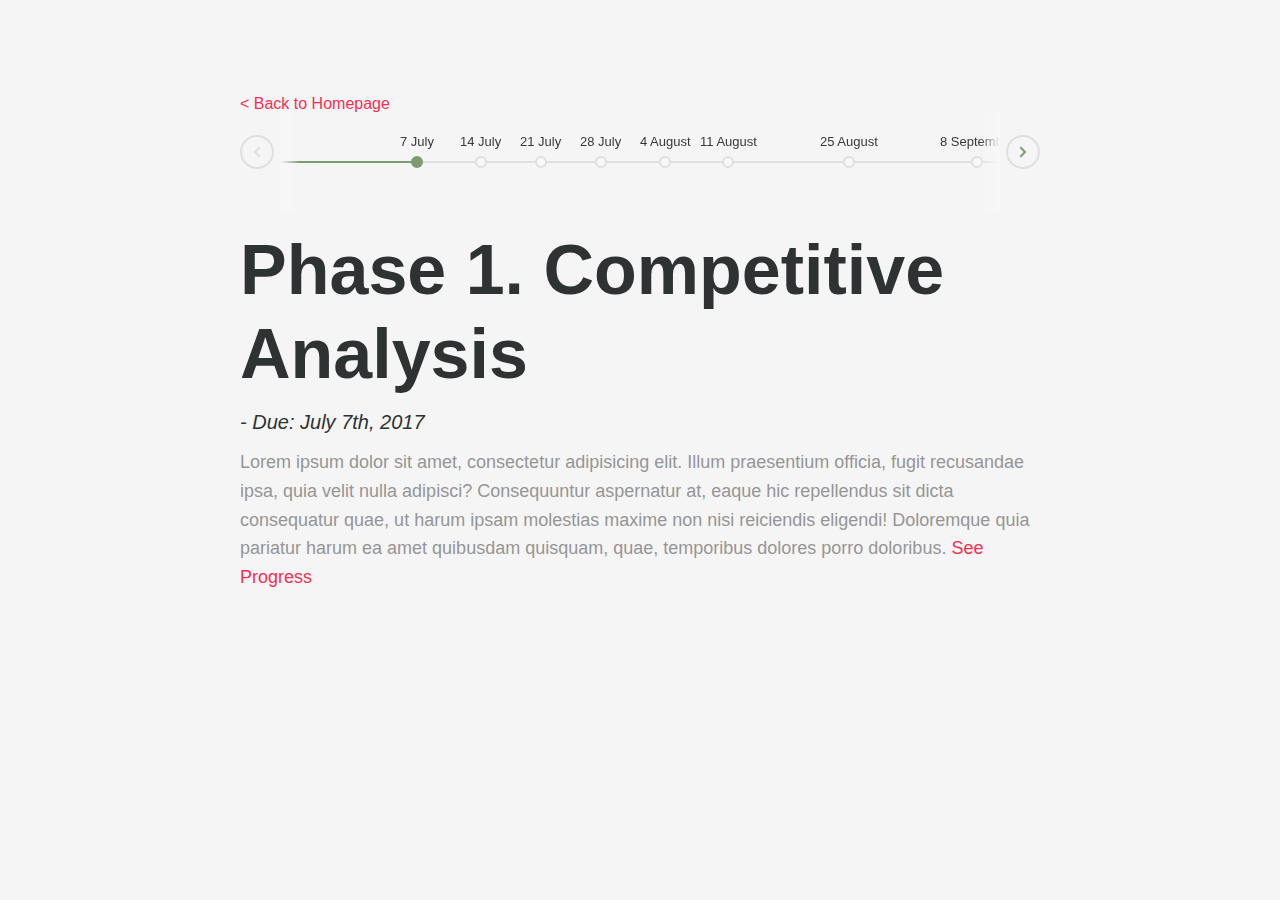
<file: pages/horizontal-timeline/index.html>
<!doctype html>
<html lang="en" class="no-js">
<head>
	<meta charset="UTF-8">
	<meta name="viewport" content="width=device-width, initial-scale=1">


	<link rel="stylesheet" href="css/reset.css"> <!-- CSS reset -->
	<link rel="stylesheet" href="css/style.css"> <!-- Resource style -->
	<script src="js/modernizr.js"></script> <!-- Modernizr -->

	<title>Timeline | ABC Brand Exploratory</title>
</head>
<body>

<section class="cd-horizontal-timeline">

	<div class="timeline">
		<a href="/abc/index.html">
			< Back to Homepage
		</a>
		<div class="events-wrapper">
			<div class="events">
				<ol>
					<li><a href="#0" data-date="07/07/2017" class="selected">7 July</a></li>
					<li><a href="#0" data-date="14/07/2017">14 July</a></li>
					<li><a href="#0" data-date="21/07/2017">21 July</a></li>
					<li><a href="#0" data-date="28/07/2017">28 July</a></li>
					<li><a href="#0" data-date="04/08/2017">4 August</a></li>
					<li><a href="#0" data-date="11/08/2017">11 August</a></li>

					<li><a href="#0" data-date="25/08/2017">25 August</a></li>

					<li><a href="#0" data-date="08/09/2017">8 September</a></li>
				</ol>

				<span class="filling-line" aria-hidden="true"></span>
			</div> <!-- .events -->
		</div> <!-- .events-wrapper -->

		<ul class="cd-timeline-navigation">
			<li><a href="#0" class="prev inactive">Prev</a></li>
			<li><a href="#0" class="next">Next</a></li>
		</ul> <!-- .cd-timeline-navigation -->
	</div> <!-- .timeline -->

	<div class="events-content">
		<ol>
			<li class="selected" data-date="07/07/2017">
				<h2>Phase 1. Competitive Analysis</h2>
				<em>Due: July 7th, 2017</em>
				<p>Lorem ipsum dolor sit amet, consectetur adipisicing elit. Illum praesentium officia, fugit recusandae ipsa, quia velit nulla adipisci? Consequuntur aspernatur at, eaque hic repellendus sit dicta consequatur quae, ut harum ipsam molestias maxime non nisi reiciendis eligendi! Doloremque quia pariatur harum ea amet quibusdam quisquam, quae, temporibus dolores porro doloribus.

							<a href="/abc/pages/vertical-timeline/index.html">
								See Progress
							</a>

				</p>

			</li>



			<li data-date="14/07/2017">
				<h2>Internal Engagement - Client Input</h2>
				<em>Due July 14th, 2017</em>

				<p>Lorem ipsum dolor sit amet, consectetur adipisicing elit. Illum praesentium officia, fugit recusandae ipsa, quia velit nulla adipisci? Consequuntur aspernatur at, eaque hic repellendus sit dicta consequatur quae, ut harum ipsam molestias maxime non nisi reiciendis eligendi! Doloremque quia pariatur harum ea amet quibusdam quisquam, quae, temporibus dolores porro doloribus.

							<a href="/abc/pages/vertical-timeline/index.html">
								See Progress
							</a>

				</p>
			</li>

			<li data-date="21/07/2017">
				<h2>Brand Architecture &amp; Audience Profiles</h2>
				<em>Due: July 21th, 2017</em>

				<p>Lorem ipsum dolor sit amet, consectetur adipisicing elit. Illum praesentium officia, fugit recusandae ipsa, quia velit nulla adipisci? Consequuntur aspernatur at, eaque hic repellendus sit dicta consequatur quae, ut harum ipsam molestias maxime non nisi reiciendis eligendi! Doloremque quia pariatur harum ea amet quibusdam quisquam, quae, temporibus dolores porro doloribus.

							<a href="/abc/pages/vertical-timeline/index.html">
								See Progress
							</a>

				</p>
			</li>

			<li data-date="28/07/2017">
				<h2>Midway Client Presentation</h2>
				<em>Due: July 28th, 2017</em>
				<p>Lorem ipsum dolor sit amet, consectetur adipisicing elit. Illum praesentium officia, fugit recusandae ipsa, quia velit nulla adipisci? Consequuntur aspernatur at, eaque hic repellendus sit dicta consequatur quae, ut harum ipsam molestias maxime non nisi reiciendis eligendi! Doloremque quia pariatur harum ea amet quibusdam quisquam, quae, temporibus dolores porro doloribus.

							<a href="/abc/pages/vertical-timeline/index.html">
								See Progress
							</a>

				</p>
			</li>

			<li data-date="04/08/2017">
				<h2>Brand Beliefs - Client Input</h2>
				<em>August 4th, 2017</em>
				<p>Lorem ipsum dolor sit amet, consectetur adipisicing elit. Illum praesentium officia, fugit recusandae ipsa, quia velit nulla adipisci? Consequuntur aspernatur at, eaque hic repellendus sit dicta consequatur quae, ut harum ipsam molestias maxime non nisi reiciendis eligendi! Doloremque quia pariatur harum ea amet quibusdam quisquam, quae, temporibus dolores porro doloribus.

							<a href="/abc/pages/vertical-timeline/index.html">
								See Progress
							</a>

				</p>
			</li>

			<li data-date="11/08/2017">
				<h2>Brand Beliefs</h2>
				<em>Due: August 8th, 2017</em>
				<p>Lorem ipsum dolor sit amet, consectetur adipisicing elit. Illum praesentium officia, fugit recusandae ipsa, quia velit nulla adipisci? Consequuntur aspernatur at, eaque hic repellendus sit dicta consequatur quae, ut harum ipsam molestias maxime non nisi reiciendis eligendi! Doloremque quia pariatur harum ea amet quibusdam quisquam, quae, temporibus dolores porro doloribus.

							<a href="/abc/pages/vertical-timeline/index.html">
								See Progress
							</a>

				</p>
			</li>

			<li data-date="25/08/2017">
				<h2>Brand Positioning</h2>
				<em>Due: August 25th, 2017</em>
				<p>Lorem ipsum dolor sit amet, consectetur adipisicing elit. Illum praesentium officia, fugit recusandae ipsa, quia velit nulla adipisci? Consequuntur aspernatur at, eaque hic repellendus sit dicta consequatur quae, ut harum ipsam molestias maxime non nisi reiciendis eligendi! Doloremque quia pariatur harum ea amet quibusdam quisquam, quae, temporibus dolores porro doloribus.

							<a href="/abc/pages/vertical-timeline/index.html">
								See Progress
							</a>

				</p>
			</li>

			<li data-date="08/09/2017">
				<h2>Brand Presentation</h2>
				<em>Due: September 8th, 2017</em>
				<p>Lorem ipsum dolor sit amet, consectetur adipisicing elit. Illum praesentium officia, fugit recusandae ipsa, quia velit nulla adipisci? Consequuntur aspernatur at, eaque hic repellendus sit dicta consequatur quae, ut harum ipsam molestias maxime non nisi reiciendis eligendi! Doloremque quia pariatur harum ea amet quibusdam quisquam, quae, temporibus dolores porro doloribus.

							<a href="/abc/pages/vertical-timeline/index.html">
								See Progress
							</a>

				</p>
			</li>

		</ol>
	</div> <!-- .events-content -->
</section>

<script src="js/jquery-2.1.4.js"></script>
<script src="js/jquery.mobile.custom.min.js"></script>
<script src="js/main.js"></script> <!-- Resource jQuery -->
</body>
</html>
</file>
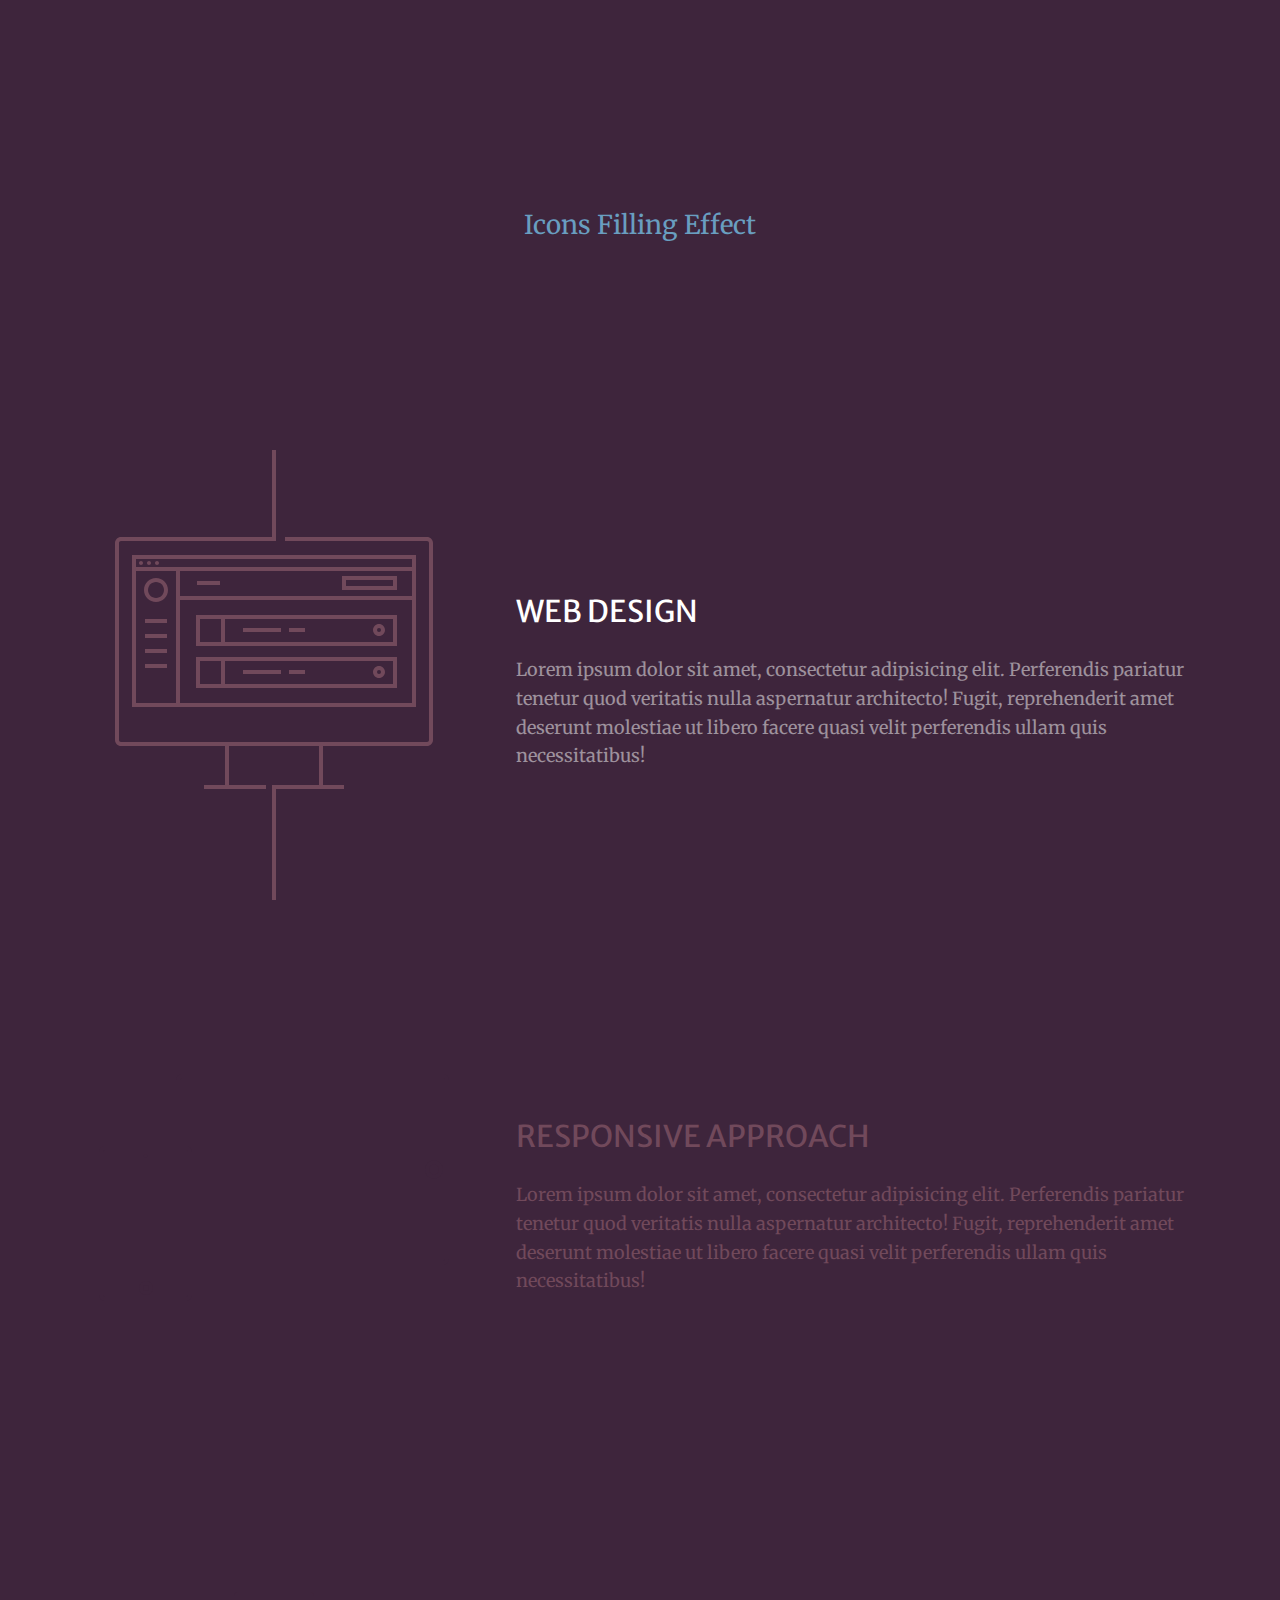
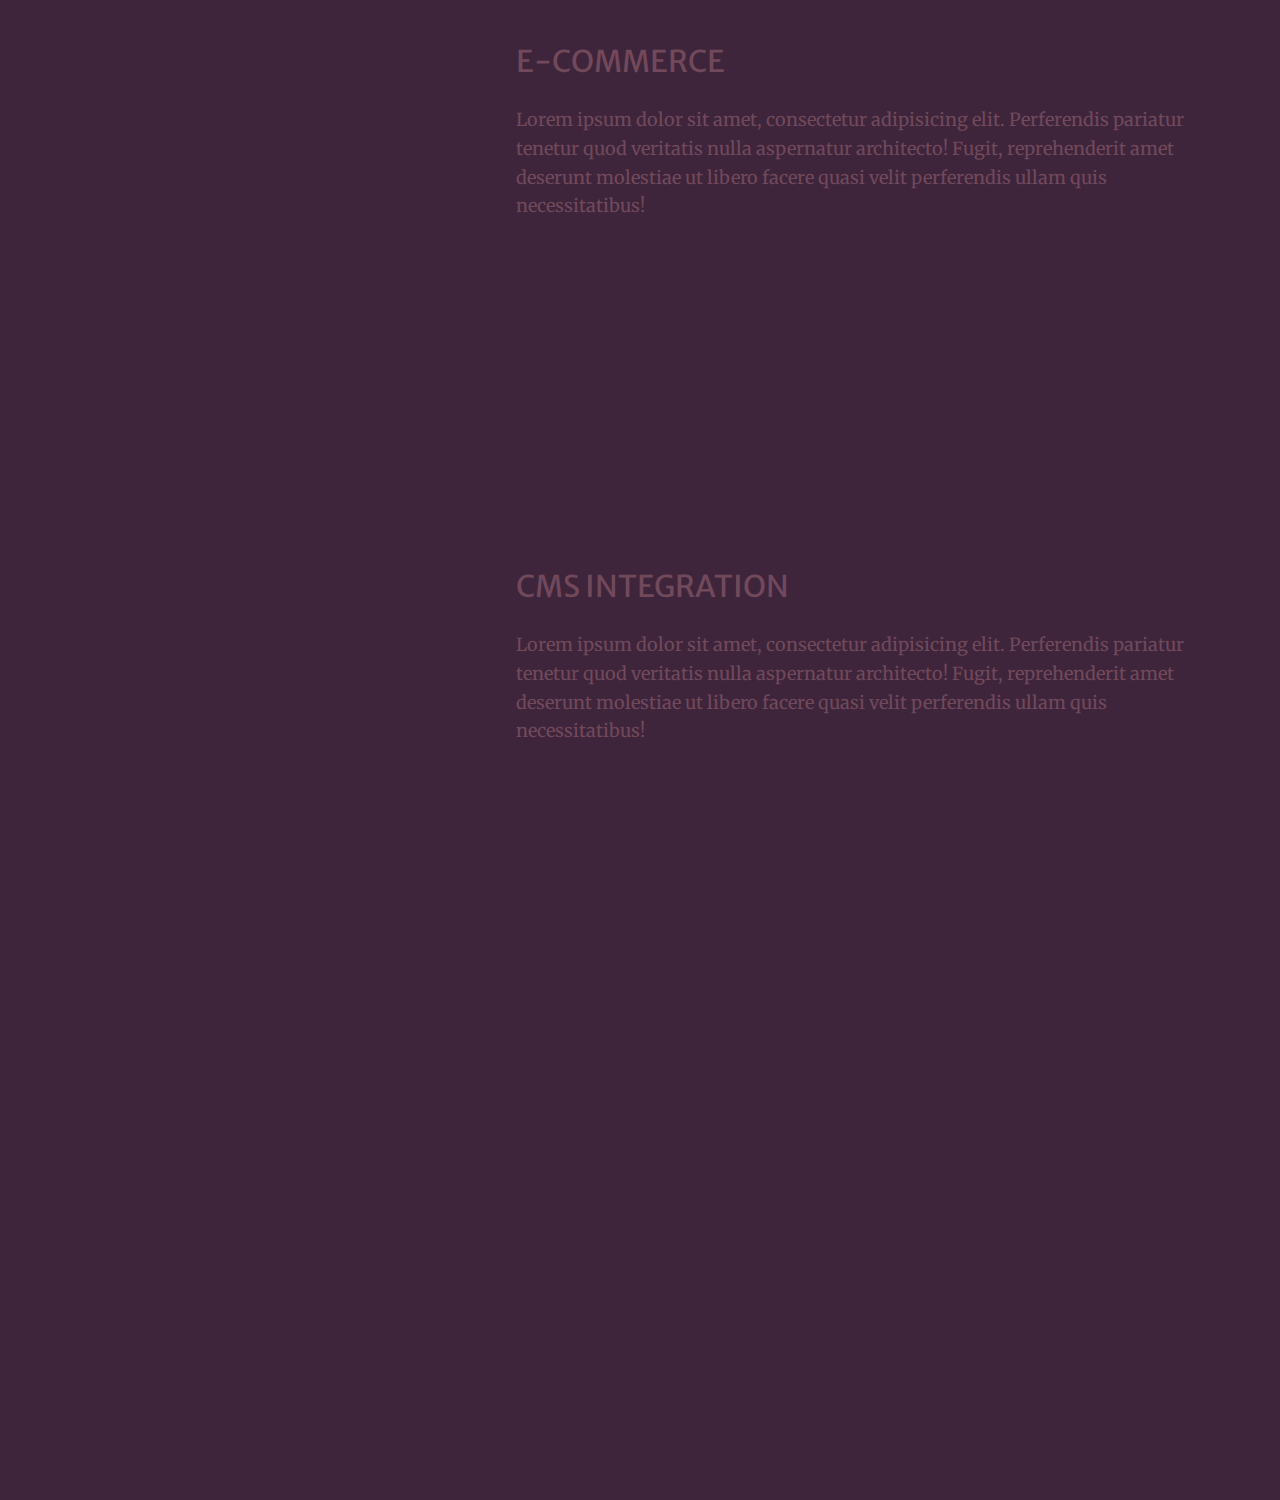
<file: pages/icons-filling-effect/index.html>
<!doctype html>
<html lang="en" class="no-js">
<head>
	<meta charset="UTF-8">
	<meta name="viewport" content="width=device-width, initial-scale=1">

	<link href='http://fonts.googleapis.com/css?family=Merriweather|Merriweather+Sans:400,700' rel='stylesheet' type='text/css'>

	<link rel="stylesheet" href="css/reset.css"> <!-- CSS reset -->
	<link rel="stylesheet" href="css/style.css"> <!-- Resource style -->
	<script src="js/modernizr.js"></script> <!-- Modernizr -->
  	
	<title>Icons Filling Effect</title>
</head>
<body>
	<header>
		<h1>Icons Filling Effect</h1>
	</header>
	
	<ul class="cd-container">
		<li class="cd-service cd-service-divider"></li>

		<li class="cd-service cd-service-1">
			<h2>Web Design</h2>
			<p>Lorem ipsum dolor sit amet, consectetur adipisicing elit. Perferendis pariatur tenetur quod veritatis nulla aspernatur architecto! Fugit, reprehenderit amet deserunt molestiae ut libero facere quasi velit perferendis ullam quis necessitatibus!</p>
		</li> <!-- cd-service -->

		<li class="cd-service cd-service-2">
			<h2>Responsive Approach</h2>
			<p>Lorem ipsum dolor sit amet, consectetur adipisicing elit. Perferendis pariatur tenetur quod veritatis nulla aspernatur architecto! Fugit, reprehenderit amet deserunt molestiae ut libero facere quasi velit perferendis ullam quis necessitatibus!</p>
		</li> <!-- cd-service -->

		<li class="cd-service cd-service-3">
			<h2>E-commerce</h2>
			<p>Lorem ipsum dolor sit amet, consectetur adipisicing elit. Perferendis pariatur tenetur quod veritatis nulla aspernatur architecto! Fugit, reprehenderit amet deserunt molestiae ut libero facere quasi velit perferendis ullam quis necessitatibus!</p>
		</li> <!-- cd-service -->

		<li class="cd-service cd-service-4">
			<h2>CMS Integration</h2>
			<p>Lorem ipsum dolor sit amet, consectetur adipisicing elit. Perferendis pariatur tenetur quod veritatis nulla aspernatur architecto! Fugit, reprehenderit amet deserunt molestiae ut libero facere quasi velit perferendis ullam quis necessitatibus!</p>
		</li> <!-- cd-service -->

		<li class="cd-service cd-service-divider"></li>
	</ul> <!-- cd-services -->

	<footer></footer>
<script src="js/jquery-2.1.1.js"></script>
<script src="js/main.js"></script> <!-- Resource jQuery -->
</body>
</html>
</file>
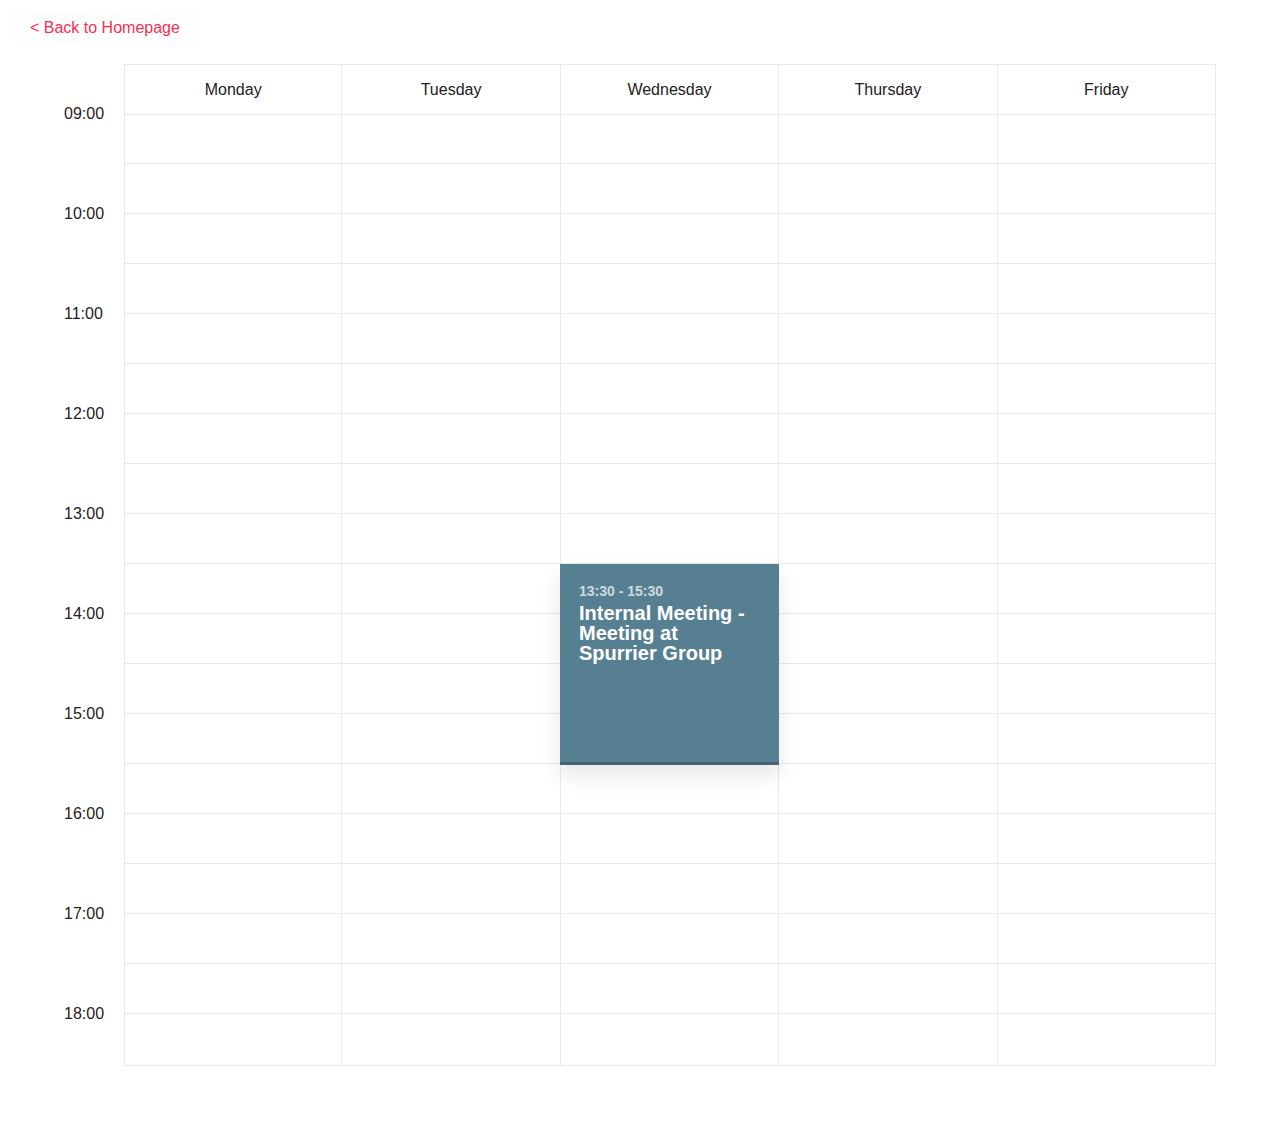
<file: pages/schedule-template/index.html>
<!doctype html>
<html lang="en" class="no-js">
<head>
	<meta charset="UTF-8">
	<meta name="viewport" content="width=device-width, initial-scale=1">


	<link rel="stylesheet" href="css/reset.css"> <!-- CSS reset -->
	<link rel="stylesheet" href="css/style.css"> <!-- Resource style -->

	<title>This Week | ABC Brand Exploratory</title>
</head>
<body>
	<div class="back-link">
		<a href="/abc/index.html">
		< Back to Homepage
	</a>
</div>
<div class="cd-schedule loading">

	<div class="timeline">
		<ul>
			<li><span>09:00</span></li>
			<li><span>09:30</span></li>
			<li><span>10:00</span></li>
			<li><span>10:30</span></li>
			<li><span>11:00</span></li>
			<li><span>11:30</span></li>
			<li><span>12:00</span></li>
			<li><span>12:30</span></li>
			<li><span>13:00</span></li>
			<li><span>13:30</span></li>
			<li><span>14:00</span></li>
			<li><span>14:30</span></li>
			<li><span>15:00</span></li>
			<li><span>15:30</span></li>
			<li><span>16:00</span></li>
			<li><span>16:30</span></li>
			<li><span>17:00</span></li>
			<li><span>17:30</span></li>
			<li><span>18:00</span></li>
		</ul>
	</div> <!-- .timeline -->

	<div class="events">
		<ul>
			<li class="events-group">
				<div class="top-info"><span>Monday</span></div>

				<ul>


					<!--

					<li class="single-event" data-start="11:00" data-end="12:30" data-content="event-rowing-workout" data-event="event-2">
						<a href="#0">
							<em class="event-name">Spurrier Group - Internal</em>
						</a>
					</li>

					<li class="single-event" data-start="14:00" data-end="15:15"  data-content="event-yoga-1" data-event="event-3">
						<a href="#0">
							<em class="event-name">Authentic - Internal</em>
						</a>
					</li>

				-->
				</ul>
			</li>

			<li class="events-group">
				<div class="top-info"><span>Tuesday</span></div>

				<ul>
					<!--

					<li class="single-event" data-start="10:00" data-end="11:00"  data-content="event-rowing-workout" data-event="event-2">
						<a href="#0">
							<em class="event-name">Spurrier Group - Internal</em>
						</a>
					</li>

					<li class="single-event" data-start="11:30" data-end="13:00"  data-content="event-restorative-yoga" data-event="event-4">
						<a href="#0">
							<em class="event-name">Brand Planning - Internal</em>
						</a>
					</li>

					<li class="single-event" data-start="13:30" data-end="15:00" data-content="event-abs-circuit" data-event="event-1">
						<a href="#0">
							<em class="event-name">WORK Labs - Internal</em>
						</a>
					</li>

					<li class="single-event" data-start="15:45" data-end="16:45"  data-content="event-yoga-1" data-event="event-3">
						<a href="#0">
							<em class="event-name">Authentic - Internal</em>
						</a>
					</li>
				-->
				</ul>
			</li>

			<li class="events-group">
				<div class="top-info"><span>Wednesday</span></div>

				<ul>
					<li class="single-event" data-start="13:30" data-end="15:30" data-content="event-abs-circuit" data-event="event-1">
						<a href="#0">
							<em class="event-name">Internal Meeting - Meeting at Spurrier Group</em>
						</a>
					</li>
					<!--

					<li class="single-event" data-start="09:00" data-end="10:15" data-content="event-restorative-yoga" data-event="event-4">
						<a href="#0">
							<em class="event-name">Brand Planning - Internal</em>
						</a>
					</li>

					<li class="single-event" data-start="10:45" data-end="11:45" data-content="event-yoga-1" data-event="event-3">
						<a href="#0">
							<em class="event-name">Authentic - Internal</em>
						</a>
					</li>

					<li class="single-event" data-start="12:00" data-end="13:45"  data-content="event-rowing-workout" data-event="event-2">
						<a href="#0">
							<em class="event-name">Spurrier Group - Internal</em>
						</a>
					</li>

					<li class="single-event" data-start="13:45" data-end="15:00" data-content="event-yoga-1" data-event="event-3">
						<a href="#0">
							<em class="event-name">Authentic - Internal</em>
						</a>
					</li>
					-->
				</ul>
			</li>

			<li class="events-group">
				<div class="top-info"><span>Thursday</span></div>

				<ul>
					<!--
					<li class="single-event" data-start="09:30" data-end="10:30" data-content="event-abs-circuit" data-event="event-1">
						<a href="#0">
							<em class="event-name">WORK Labs - Internal</em>
						</a>
					</li>

					<li class="single-event" data-start="12:00" data-end="13:45" data-content="event-restorative-yoga" data-event="event-4">
						<a href="#0">
							<em class="event-name">Brand Planning - Internal</em>
						</a>
					</li>

					<li class="single-event" data-start="15:30" data-end="16:30" data-content="event-abs-circuit" data-event="event-1">
						<a href="#0">
							<em class="event-name">WORK Labs - Internal</em>
						</a>
					</li>

					<li class="single-event" data-start="17:00" data-end="18:30"  data-content="event-rowing-workout" data-event="event-2">
						<a href="#0">
							<em class="event-name">Spurrier Group - Internal</em>
						</a>
					</li>
				-->
				</ul>
			</li>

			<li class="events-group">
				<div class="top-info"><span>Friday</span></div>

				<ul>
					<!--

					<li class="single-event" data-start="10:00" data-end="11:00"  data-content="event-rowing-workout" data-event="event-2">
						<a href="#0">
							<em class="event-name">Spurrier Group - Internal</em>
						</a>
					</li>

					<li class="single-event" data-start="12:30" data-end="14:00" data-content="event-abs-circuit" data-event="event-1">
						<a href="#0">
							<em class="event-name">WORK Labs - Internal</em>
						</a>
					</li>

					<li class="single-event" data-start="15:45" data-end="16:45"  data-content="event-yoga-1" data-event="event-3">
						<a href="#0">
							<em class="event-name">Authentic - Internal</em>
						</a>
					</li>
				-->
				</ul>
			</li>
		</ul>
	</div>

	<div class="event-modal">
		<header class="header">
			<div class="content">
				<span class="event-date"></span>
				<h3 class="event-name"></h3>
			</div>

			<div class="header-bg"></div>
		</header>

		<div class="body">
			<div class="event-info"></div>
			<div class="body-bg"></div>
		</div>

		<a href="#0" class="close">Close</a>
	</div>

	<div class="cover-layer"></div>
</div> <!-- .cd-schedule -->
<script src="js/modernizr.js"></script>
<script src="https://ajax.googleapis.com/ajax/libs/jquery/3.0.0/jquery.min.js"></script>
<script>
	if( !window.jQuery ) document.write('<script src="js/jquery-3.0.0.min.js"><\/script>');
</script>
<script src="js/main.js"></script> <!-- Resource jQuery -->
</body>
</html>
</file>
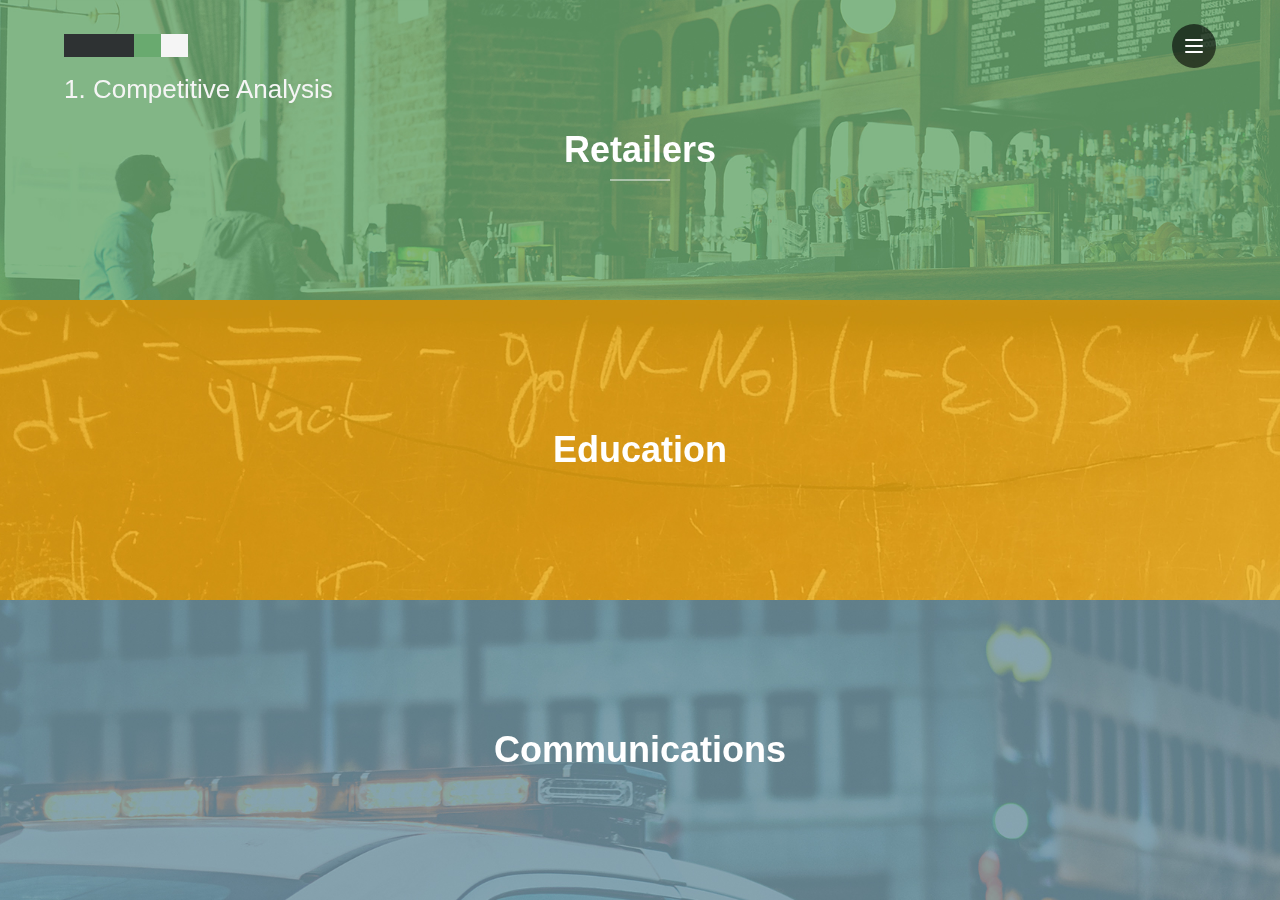
<file: pages/squeezebox-portfolio-template/index.html>
<!doctype html>
<html lang="en" class="no-js">
<head>
	<meta charset="UTF-8">
	<meta name="viewport" content="width=device-width, initial-scale=1">


	<link rel="stylesheet" href="css/reset.css"> <!-- CSS reset -->
	<link rel="stylesheet" href="css/style.css"> <!-- Resource style -->
		<link rel="stylesheet" href="css/style-project-cards.css"> <!-- Resource style -->
	<script src="js/modernizr.js"></script> <!-- Modernizr -->

	<title>1. Competitive Analysis | ABC Brand Exploratory</title>
</head>
<body data-hijacking="off" data-animation="scaleDown">
	<div class="sb-intro-block">
		<header>
			<a href="#0" class="cd-logo"><img src="img/cd-logo.svg"> <h2>1. Competitive Analysis</h2></a>

			<button class="cd-nav-trigger">Menu<span aria-hidden="true" class="cd-icon"></span></button>
		</header>
		<nav class="cd-primary-nav">
			<ul>
				<li class="cd-label"><a href="/abc/index.html" style="font-size: 2rem;
			  font-weight: 400;">< Back to Homepage</a></li>
				<li class="active"><a href="#0">1. Competitive Analysis</a></li>
				<li><a href="#0">2. Consumer Engagement Analysis</a></li>
				<li><a href="#0">3. Brand Architecture</a></li>
				<li><a href="#0">4. Audience Profiles</a></li>
				<li><a href="#0">5. Brand Beliefs</a></li>
				<li><a href="#0">6. Brand Positioning</a></li>
			</ul>
		</nav> <!-- .cd-primary-nav -->

		<div class="cd-projects-container">
			<ul>
				<li class="single-project">
					<div class="cd-title">
						<h2>Retailers</h2>
					</div> <!-- .cd-title -->

					<div class="cd-project-info">
						<button class="cd-scroll">Scroll down</button>

						<div class="content-wrapper qp-item-info">

							<p>
								<h2>1. Competitive Analysis - Retailers</h2>
							</p>

							<p>
								Lorem ipsum dolor sit amet, consectetur adipisicing elit. Sint illo error assumenda consequuntur qui inventore est, reiciendis nisi consequatur repudiandae eos tempora quia dolorum, quibusdam, autem aspernatur hic atque sunt facere! Aliquid dolorem, explicabo quisquam animi sunt ducimus officia odit expedita corrupti soluta culpa quas commodi assumenda, non perspiciatis? Quasi odio eveniet, totam in. Odio autem neque nobis tempora quis nisi illum enim velit atque placeat, quae obcaecati maiores doloremque pariatur, dolores in reiciendis ipsa! Aut, praesentium, quaerat! Amet eligendi, totam corporis doloremque commodi, neque, aperiam et doloribus nihil numquam, temporibus. Earum repellendus perferendis saepe officia voluptates temporibus dolore nostrum repudiandae nulla totam doloremque provident reiciendis facere, illo placeat at id. Non, atque. Quidem amet inventore, quos officia accusamus ipsam eaque facere eligendi. Harum id, atque ab. Ex dolor
							</p>

							<p>
								<ul class="qp-item-action">
									<li>
										<a href="#0" id="Retailers"class='sb-btn add-to-cart' data-action="show-projects">Show projects</a>

									</li>
									<li><a href="#0">Copy Link</a></li>
								</ul> <!-- qp-item-action -->
							</p>

						</div>
					</div> <!-- .cd-project-info -->
				</li>

				<li class="single-project">
					<div class="cd-title">
						<h2>Education</h2>
					</div> <!-- .cd-title -->

					<div class="cd-project-info">
						<button class="cd-scroll">Scroll down</button>

						<div class="content-wrapper qp-item-info">
							<p>
								<h2>1. Competitive Analysis - Education</h2>
							</p>

							<p>
								Lorem ipsum dolor sit amet, consectetur adipisicing elit. Sint illo error assumenda consequuntur qui inventore est, reiciendis nisi consequatur repudiandae eos tempora quia dolorum, quibusdam, autem aspernatur hic atque sunt facere! Aliquid dolorem, explicabo quisquam animi sunt ducimus officia odit expedita corrupti soluta culpa quas commodi assumenda, non perspiciatis? Quasi odio eveniet, totam in. Odio autem neque nobis tempora quis nisi illum enim velit atque placeat, quae obcaecati maiores doloremque pariatur, dolores in reiciendis ipsa! Aut, praesentium, quaerat! Amet eligendi, totam corporis doloremque commodi, neque, aperiam et doloribus nihil numquam, temporibus. Earum repellendus perferendis saepe officia voluptates temporibus dolore nostrum repudiandae nulla totam doloremque provident reiciendis facere, illo placeat at id. Non, atque. Quidem amet inventore, quos officia accusamus ipsam eaque facere eligendi. Harum id, atque ab. Ex dolor
							</p>

							<p>
								<ul class="qp-item-action">
									<li>
										<a href="#0" id="Education" class='sb-btn add-to-cart' data-action="show-projects">Show projects</a>

									</li>
									<li><a href="#0">Copy Link</a></li>
								</ul> <!-- qp-item-action -->
							</p>
						</div>
					</div> <!-- .cd-project-info -->
				</li>

				<li class="single-project">
					<div class="cd-title">
						<h2>Communications</h2>
					</div> <!-- .cd-title -->

					<div class="cd-project-info">
						<button class="cd-scroll">Scroll down</button>

						<div class="content-wrapper qp-item-info">
							<p>
								<h2>1. Competitive Analysis - Communications</h2>
							</p>

							<p>
								Lorem ipsum dolor sit amet, consectetur adipisicing elit. Sint illo error assumenda consequuntur qui inventore est, reiciendis nisi consequatur repudiandae eos tempora quia dolorum, quibusdam, autem aspernatur hic atque sunt facere! Aliquid dolorem, explicabo quisquam animi sunt ducimus officia odit expedita corrupti soluta culpa quas commodi assumenda, non perspiciatis? Quasi odio eveniet, totam in. Odio autem neque nobis tempora quis nisi illum enim velit atque placeat, quae obcaecati maiores doloremque pariatur, dolores in reiciendis ipsa! Aut, praesentium, quaerat! Amet eligendi, totam corporis doloremque commodi, neque, aperiam et doloribus nihil numquam, temporibus. Earum repellendus perferendis saepe officia voluptates temporibus dolore nostrum repudiandae nulla totam doloremque provident reiciendis facere, illo placeat at id. Non, atque. Quidem amet inventore, quos officia accusamus ipsam eaque facere eligendi. Harum id, atque ab. Ex dolor
							</p>

							<p>
								<ul class="qp-item-action">
									<li>
										<a href="#0" id="Communications" class="sb-btn add-to-cart" data-action="show-projects">Show projects</a>

									</li>
									<li><a href="#0">Copy Link</a></li>
								</ul> <!-- qp-item-action -->
							</p>
						</div>
					</div> <!-- .cd-project-info -->
				</li>
			</ul>
		</div> <!-- .cd-projects-container -->
	</div> <!-- .sb-intro-block -->

	<div class="sb-projects-wrapper">
		<ul class="sb-slider">
			<li class="current">
				<a href="#0">
					<img src="img/img.png" alt="project image">
					<div class="project-info">
						<h2>Retailers Overview Deck</h2>
						<p>Lorem ipsum dolor sit amet.</p>

					</div>
				</a>
			</li>

			<li>
				<a href="#0">
					<img src="img/img.png" alt="project image">
					<div class="project-info">
						<h2>Retailers Condsiderations Deck</h2>
						<p>Lorem ipsum dolor sit amet, consectetur adipisicing elit. Dolorum, dicta.</p>
					</div>
				</a>
			</li>

			<li>
				<a href="#0">
					<img src="img/img.png" alt="project image">
					<div class="project-info">
						<h2>Project 3</h2>
						<p>Lorem ipsum dolor sit amet.</p>
					</div>
				</a>
			</li>

			<li>
				<a href="#0">
					<img src="img/img.png" alt="project image">
					<div class="project-info">
						<h2>Project 4</h2>
						<p>Lorem ipsum dolor sit amet, consectetur adipisicing.</p>
					</div>
				</a>
			</li>

			<li>
				<a href="#0">
					<img src="img/img.png" alt="project image">
					<div class="project-info">
						<h2>Project 5</h2>
						<p>Lorem ipsum dolor sit amet, consectetur.</p>
					</div>
				</a>
			</li>

			<li>
				<a href="#0">
					<img src="img/img.png" alt="project image">
					<div class="project-info">
						<h2>Project 6</h2>
						<p>Lorem ipsum dolor sit amet, consectetur adipisicing elit. Repellat.</p>
					</div>
				</a>
			</li>

			<li>
				<a href="#0">
					<img src="img/img.png" alt="project image">
					<div class="project-info">
						<h2>Project 7</h2>
						<p>Lorem ipsum dolor sit amet, consectetur adipisicing elit.</p>
					</div>
				</a>
			</li>

			<li>
				<a href="#0">
					<img src="img/img.png" alt="project image">
					<div class="project-info">
						<h2>Project 8</h2>
						<p>Lorem ipsum dolor sit amet, consectetur adipisicing.</p>
					</div>
				</a>
			</li>

			<li>
				<a href="#0">
					<img src="img/img.png" alt="project image">
					<div class="project-info">
						<h2>Retailers Recommendations</h2>
						<p>Lorem ipsum dolor sit amet, consectetur adipisicing.</p>
					</div>
				</a>
			</li>
		</ul><!-- .sb-slider-retailers -->


	  <ul class="sb-slider-navigation sb-img-replace">
	    <li><a href="#0" class="prev inactive">Prev</a></li>
	    <li><a href="#0" class="next">Next</a></li>
	  </ul> <!-- .sb-slider-navigation -->
	</div> <!-- .sb-projects-wrapper -->

	<div class="sb-project-content">
		<div>
			<h2>Project title here</h2>
			<em>Lorem ipsum dolor sit amet, consectetur adipisicing elit. Sunt, ullam.</em>
			<p>
				Lorem ipsum dolor sit amet, consectetur adipisicing elit. Illum praesentium officia, fugit recusandae ipsa, quia velit nulla adipisci? Consequuntur aspernatur at, eaque hic repellendus sit dicta consequatur quae, ut harum ipsam molestias maxime non nisi reiciendis eligendi! Doloremque quia pariatur harum ea amet quibusdam quisquam, quae, temporibus dolores porro doloribus.
			</p>
			<p>
				Illum quaerat asperiores aliquam voluptate saepe omnis porro excepturi in atque veritatis sapiente ipsam voluptates iste amet deserunt ullam error pariatur, magni consectetur optio nostrum minima dolorum. Soluta animi nihil doloremque ipsa incidunt vitae architecto beatae, maxime libero, dolore corporis vero porro tenetur ipsam modi repudiandae magnam enim, quibusdam sit.
			</p>
			<p>
				Illum quaerat asperiores aliquam voluptate saepe omnis porro excepturi in atque veritatis sapiente ipsam voluptates iste amet deserunt ullam error pariatur, magni consectetur optio nostrum minima dolorum. Soluta animi nihil doloremque ipsa incidunt vitae architecto beatae, maxime libero, dolore corporis vero porro tenetur ipsam modi repudiandae magnam enim, quibusdam sit.
			</p>
		</div>
		<a href="#0" class="close sb-img-replace">Close</a>
	</div> <!-- .sb-project-content -->
<script src="js/jquery-2.1.4.js"></script>
<script src="js/jquery.mobile.custom.min.js"></script>
<script src="js/main.js"></script> <!-- Resource jQuery -->

<script src="js/main-project-cards.js"></script> <!-- Resource jQuery -->
</body>
</html>
</file>
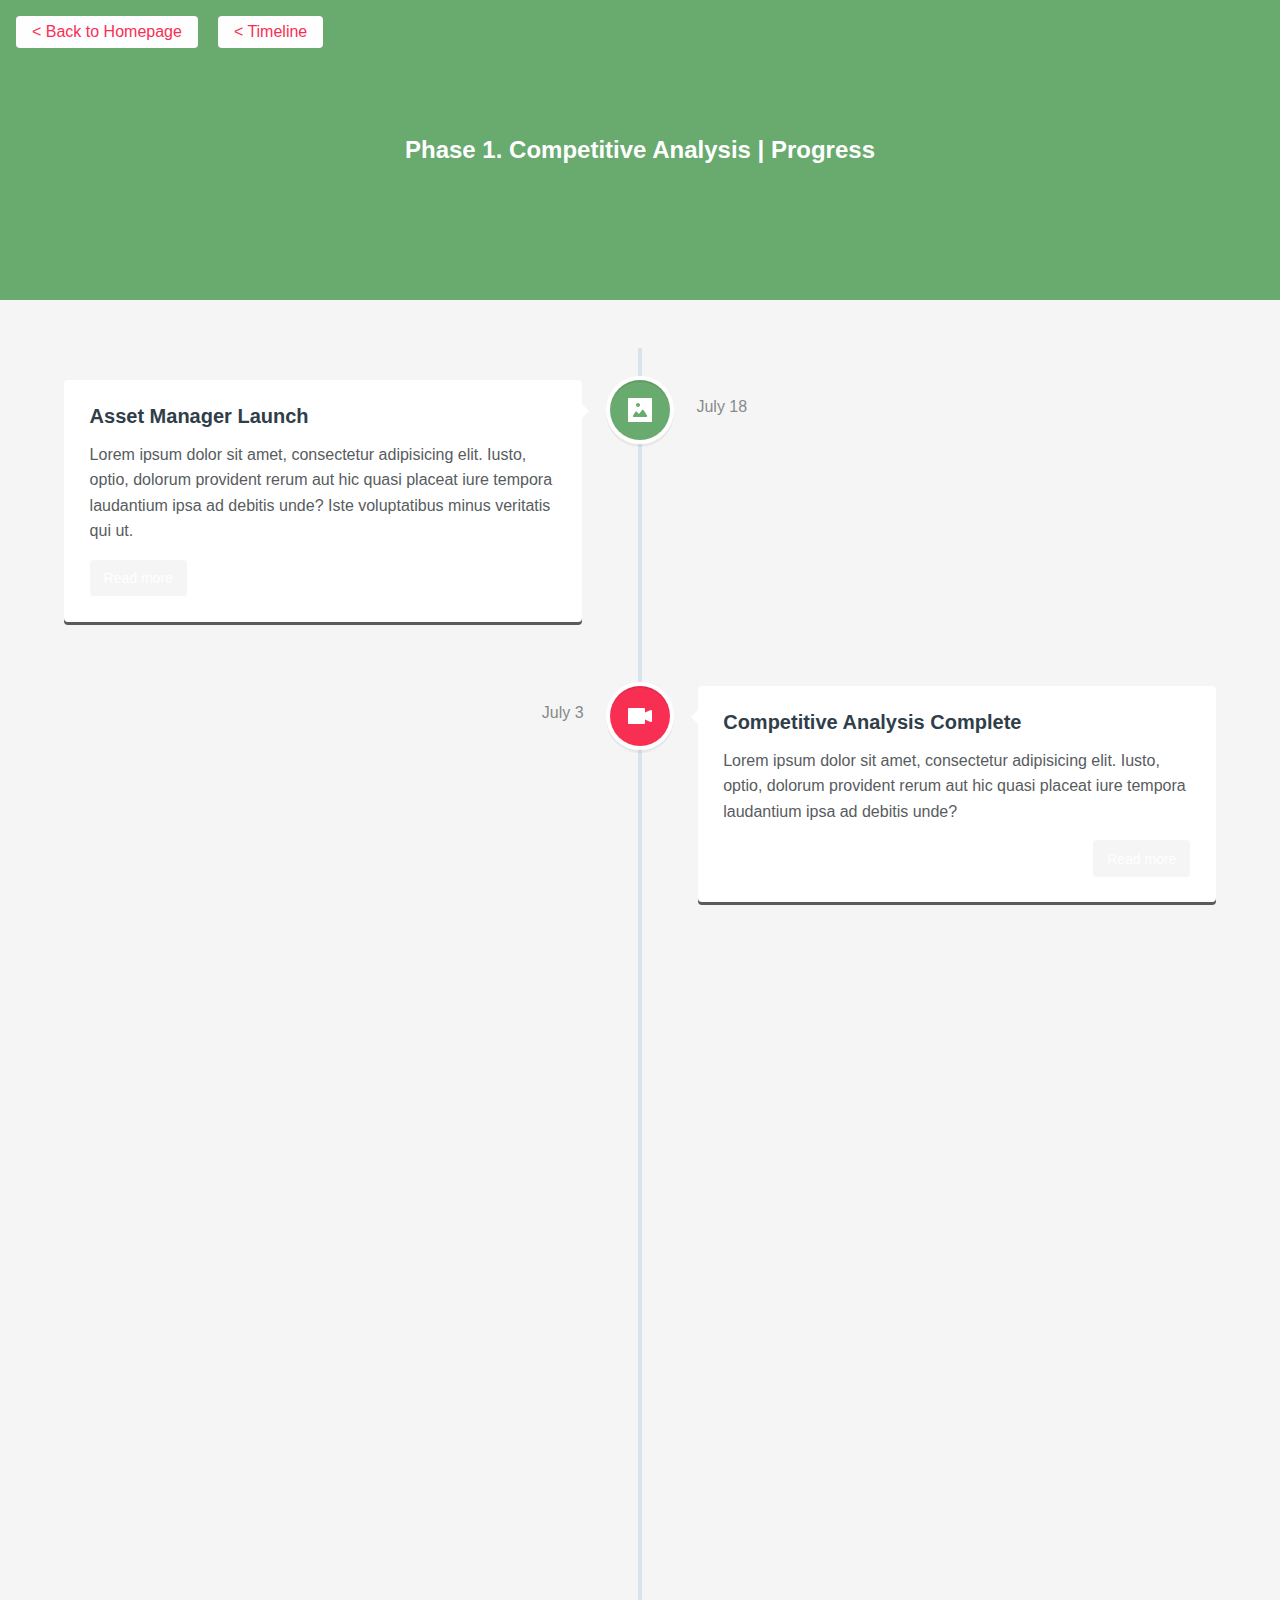
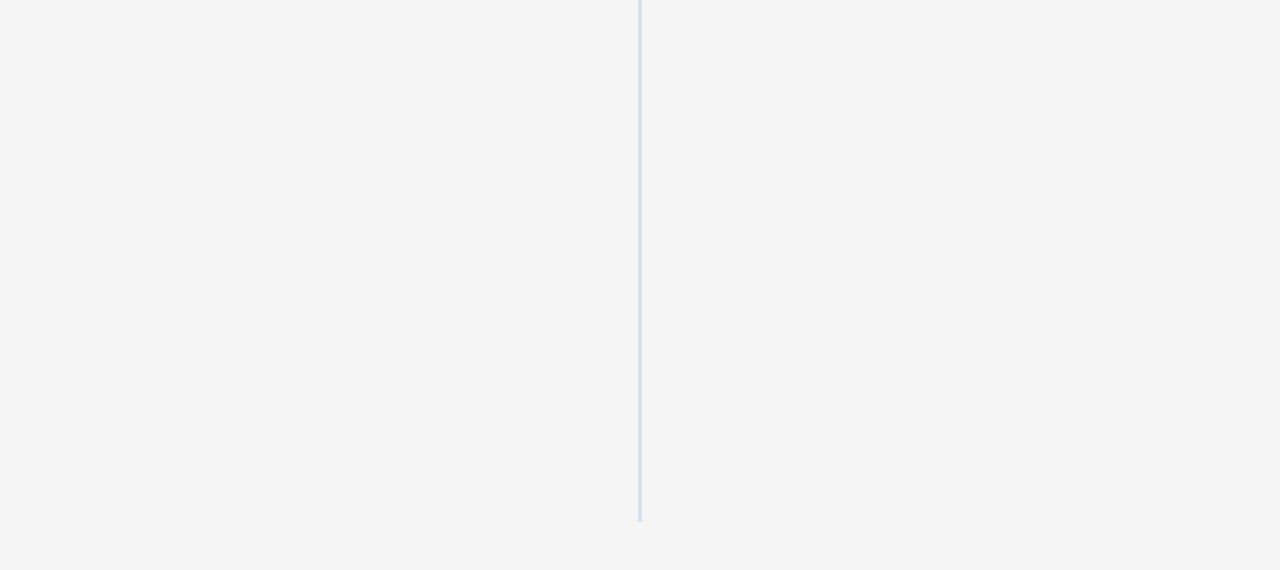
<file: pages/vertical-timeline/index.html>
<!doctype html>
<html lang="en" class="no-js">
<head>
	<meta charset="UTF-8">
	<meta name="viewport" content="width=device-width, initial-scale=1">


	<link rel="stylesheet" href="css/reset.css"> <!-- CSS reset -->
	<link rel="stylesheet" href="css/style.css"> <!-- Resource style -->
	<script src="js/modernizr.js"></script> <!-- Modernizr -->

	<title>1. Competitive Analysis | Progress</title>
</head>
<body>
	<div class="back-link">
		<a href="/abc/index.html">
			< Back to Homepage
		</a>
		<a href="/abc/pages/horizontal-timeline/index.html">
			< Timeline
		</a>
	</div>
	<header>

		<h1>Phase 1. Competitive Analysis | Progress</h1>
	</header>

	<section id="cd-timeline" class="cd-container">
		<div class="cd-timeline-block">
			<div class="cd-timeline-img cd-picture">
				<img src="img/cd-icon-picture.svg" alt="Picture">
			</div> <!-- cd-timeline-img -->

			<div class="cd-timeline-content">
				<h2>Asset Manager Launch</h2>
				<p>Lorem ipsum dolor sit amet, consectetur adipisicing elit. Iusto, optio, dolorum provident rerum aut hic quasi placeat iure tempora laudantium ipsa ad debitis unde? Iste voluptatibus minus veritatis qui ut.</p>
				<a href="#0" class="cd-read-more">Read more</a>
				<span class="cd-date">July 18</span>
			</div> <!-- cd-timeline-content -->
		</div> <!-- cd-timeline-block -->

		<div class="cd-timeline-block">
			<div class="cd-timeline-img cd-movie">
				<img src="img/cd-icon-movie.svg" alt="Movie">
			</div> <!-- cd-timeline-img -->

			<div class="cd-timeline-content">
				<h2>Competitive Analysis Complete</h2>
				<p>Lorem ipsum dolor sit amet, consectetur adipisicing elit. Iusto, optio, dolorum provident rerum aut hic quasi placeat iure tempora laudantium ipsa ad debitis unde?</p>
				<a href="#0" class="cd-read-more">Read more</a>
				<span class="cd-date">July 3</span>
			</div> <!-- cd-timeline-content -->
		</div> <!-- cd-timeline-block -->

		<div class="cd-timeline-block">
			<div class="cd-timeline-img cd-picture">
				<img src="img/cd-icon-picture.svg" alt="Picture">
			</div> <!-- cd-timeline-img -->

			<div class="cd-timeline-content">
				<h2>Title of section 3</h2>
				<p>Lorem ipsum dolor sit amet, consectetur adipisicing elit. Excepturi, obcaecati, quisquam id molestias eaque asperiores voluptatibus cupiditate error assumenda delectus odit similique earum voluptatem doloremque dolorem ipsam quae rerum quis. Odit, itaque, deserunt corporis vero ipsum nisi eius odio natus ullam provident pariatur temporibus quia eos repellat consequuntur perferendis enim amet quae quasi repudiandae sed quod veniam dolore possimus rem voluptatum eveniet eligendi quis fugiat aliquam sunt similique aut adipisci.</p>
				<a href="#0" class="cd-read-more">Read more</a>
				<span class="cd-date">Jun 24</span>
			</div> <!-- cd-timeline-content -->
		</div> <!-- cd-timeline-block -->

		<div class="cd-timeline-block">
			<div class="cd-timeline-img cd-location">
				<img src="img/cd-icon-location.svg" alt="Location">
			</div> <!-- cd-timeline-img -->

			<div class="cd-timeline-content">
				<h2>Title of section 4</h2>
				<p>Lorem ipsum dolor sit amet, consectetur adipisicing elit. Iusto, optio, dolorum provident rerum aut hic quasi placeat iure tempora laudantium ipsa ad debitis unde? Iste voluptatibus minus veritatis qui ut.</p>
				<a href="#0" class="cd-read-more">Read more</a>
				<span class="cd-date">Jun 14</span>
			</div> <!-- cd-timeline-content -->
		</div> <!-- cd-timeline-block -->

		<div class="cd-timeline-block">
			<div class="cd-timeline-img cd-location">
				<img src="img/cd-icon-location.svg" alt="Location">
			</div> <!-- cd-timeline-img -->

			<div class="cd-timeline-content">
				<h2>Title of section 5</h2>
				<p>Lorem ipsum dolor sit amet, consectetur adipisicing elit. Iusto, optio, dolorum provident rerum.</p>
				<a href="#0" class="cd-read-more">Read more</a>
				<span class="cd-date">May 28</span>
			</div> <!-- cd-timeline-content -->
		</div> <!-- cd-timeline-block -->

		<div class="cd-timeline-block">
			<div class="cd-timeline-img cd-movie">
				<img src="img/cd-icon-movie.svg" alt="Movie">
			</div> <!-- cd-timeline-img -->

			<div class="cd-timeline-content">
				<h2>Account Won!</h2>
				<p>This is when we started the project.</p>
				<span class="cd-date">May 14</span>
			</div> <!-- cd-timeline-content -->
		</div> <!-- cd-timeline-block -->
	</section> <!-- cd-timeline -->
<script src="https://ajax.googleapis.com/ajax/libs/jquery/1.11.0/jquery.min.js"></script>
<script src="js/main.js"></script> <!-- Resource jQuery -->
</body>
</html>
</file>
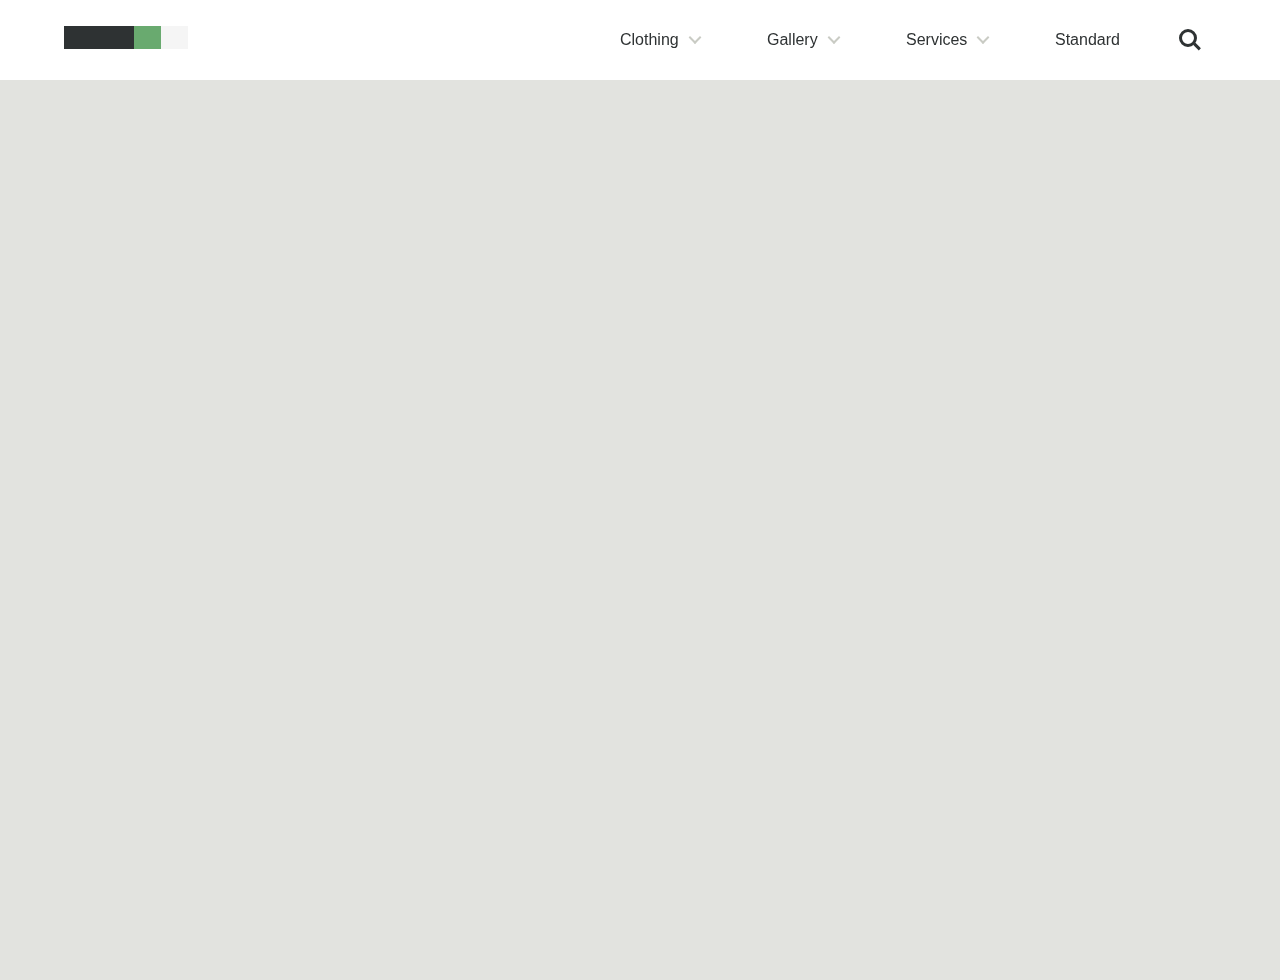
<file: source/mega-site-navigation/index.html>
<!doctype html>
<html lang="en" class="no-js">
<head>
	<meta charset="UTF-8">
	<meta name="viewport" content="width=device-width, initial-scale=1">

	<link rel="stylesheet" href="css/reset.css"> <!-- CSS reset -->
	<link rel="stylesheet" href="css/style.css"> <!-- Resource style -->
	<script src="js/modernizr.js"></script> <!-- Modernizr -->
  	
	<title>Mega-Site Navigation | CodyHouse</title>
</head>
<body>
	<header class="cd-main-header">
		<a class="cd-logo" href="#0"><img src="img/cd-logo.svg" alt="Logo"></a>

		<ul class="cd-header-buttons">
			<li><a class="cd-search-trigger" href="#cd-search">Search<span></span></a></li>
			<li><a class="cd-nav-trigger" href="#cd-primary-nav">Menu<span></span></a></li>
		</ul> <!-- cd-header-buttons -->
	</header>

	<main class="cd-main-content">
		<!-- your content here -->
	</main>

	<div class="cd-overlay"></div>

	<nav class="cd-nav">
		<ul id="cd-primary-nav" class="cd-primary-nav is-fixed">
			<li class="has-children">
				<a href="http://codyhouse.co/?p=409">Clothing</a>

				<ul class="cd-secondary-nav is-hidden">
					<li class="go-back"><a href="#0">Menu</a></li>
					<li class="see-all"><a href="http://codyhouse.co/?p=409">All Clothing</a></li>
					<li class="has-children">
						<a href="http://codyhouse.co/?p=409">Accessories</a>

						<ul class="is-hidden">
							<li class="go-back"><a href="#0">Clothing</a></li>
							<li class="see-all"><a href="http://codyhouse.co/?p=409">All Accessories</a></li>
							<li class="has-children">
								<a href="#0">Beanies</a>

								<ul class="is-hidden">
									<li class="go-back"><a href="#0">Accessories</a></li>
									<li class="see-all"><a href="http://codyhouse.co/?p=409">All Benies</a></li>
									<li><a href="http://codyhouse.co/?p=409">Caps &amp; Hats</a></li>
									<li><a href="http://codyhouse.co/?p=409">Gifts</a></li>
									<li><a href="http://codyhouse.co/?p=409">Scarves &amp; Snoods</a></li>
								</ul>
							</li>
							<li class="has-children">
								<a href="#0">Caps &amp; Hats</a>

								<ul class="is-hidden">
									<li class="go-back"><a href="#0">Accessories</a></li>
									<li class="see-all"><a href="http://codyhouse.co/?p=409">All Caps &amp; Hats</a></li>
									<li><a href="http://codyhouse.co/?p=409">Beanies</a></li>
									<li><a href="http://codyhouse.co/?p=409">Caps</a></li>
									<li><a href="http://codyhouse.co/?p=409">Hats</a></li>
								</ul>
							</li>
							<li><a href="http://codyhouse.co/?p=409">Glasses</a></li>
							<li><a href="http://codyhouse.co/?p=409">Gloves</a></li>
							<li><a href="http://codyhouse.co/?p=409">Jewellery</a></li>
							<li><a href="http://codyhouse.co/?p=409">Scarves</a></li>
							<li><a href="http://codyhouse.co/?p=409">Wallets</a></li>
							<li><a href="http://codyhouse.co/?p=409">Watches</a></li>
						</ul>
					</li>

					<li class="has-children">
						<a href="http://codyhouse.co/?p=409">Bottoms</a>

						<ul class="is-hidden">
							<li class="go-back"><a href="#0">Clothing</a></li>
							<li class="see-all"><a href="http://codyhouse.co/?p=409">All Bottoms</a></li>
							<li><a href="http://codyhouse.co/?p=409">Casual Trousers</a></li>
							<li class="has-children">
								<a href="#0">Jeans</a>

								<ul class="is-hidden">
									<li class="go-back"><a href="#0">Bottoms</a></li>
									<li class="see-all"><a href="http://codyhouse.co/?p=409">All Jeans</a></li>
									<li><a href="http://codyhouse.co/?p=409">Ripped</a></li>
									<li><a href="http://codyhouse.co/?p=409">Skinny</a></li>
									<li><a href="http://codyhouse.co/?p=409">Slim</a></li>
									<li><a href="http://codyhouse.co/?p=409">Straight</a></li>
								</ul>
							</li>
							<li><a href="#0">Leggings</a></li>
							<li><a href="#0">Shorts</a></li>
						</ul>
					</li>

					<li class="has-children">
						<a href="http://codyhouse.co/?p=409">Jackets</a>

						<ul class="is-hidden">
							<li class="go-back"><a href="#0">Clothing</a></li>
							<li class="see-all"><a href="http://codyhouse.co/?p=409">All Jackets</a></li>
							<li><a href="http://codyhouse.co/?p=409">Blazers</a></li>
							<li><a href="http://codyhouse.co/?p=409">Bomber jackets</a></li>
							<li><a href="http://codyhouse.co/?p=409">Denim Jackets</a></li>
							<li><a href="http://codyhouse.co/?p=409">Duffle Coats</a></li>
							<li><a href="http://codyhouse.co/?p=409">Leather Jackets</a></li>
							<li><a href="http://codyhouse.co/?p=409">Parkas</a></li>
						</ul>
					</li>

					<li class="has-children">
						<a href="http://codyhouse.co/?p=409">Tops</a>

						<ul class="is-hidden">
							<li class="go-back"><a href="#0">Clothing</a></li>
							<li class="see-all"><a href="http://codyhouse.co/?p=409">All Tops</a></li>
							<li><a href="http://codyhouse.co/?p=409">Cardigans</a></li>
							<li><a href="http://codyhouse.co/?p=409">Coats</a></li>
							<li><a href="http://codyhouse.co/?p=409">Hoodies &amp; Sweatshirts</a></li>
							<li><a href="http://codyhouse.co/?p=409">Jumpers</a></li>
							<li><a href="http://codyhouse.co/?p=409">Polo Shirts</a></li>
							<li><a href="http://codyhouse.co/?p=409">Shirts</a></li>
							<li class="has-children">
								<a href="#0">T-Shirts</a>

								<ul class="is-hidden">
									<li class="go-back"><a href="#0">Tops</a></li>
									<li class="see-all"><a href="http://codyhouse.co/?p=409">All T-shirts</a></li>
									<li><a href="http://codyhouse.co/?p=409">Plain</a></li>
									<li><a href="http://codyhouse.co/?p=409">Print</a></li>
									<li><a href="http://codyhouse.co/?p=409">Striped</a></li>
									<li><a href="http://codyhouse.co/?p=409">Long sleeved</a></li>
								</ul>
							</li>
							<li><a href="http://codyhouse.co/?p=409">Vests</a></li>
						</ul>
					</li>
				</ul>
			</li>

			<li class="has-children">
				<a href="http://codyhouse.co/?p=409">Gallery</a>

				<ul class="cd-nav-gallery is-hidden">
					<li class="go-back"><a href="#0">Menu</a></li>
					<li class="see-all"><a href="http://codyhouse.co/?p=409">Browse Gallery</a></li>
					<li>
						<a class="cd-nav-item" href="http://codyhouse.co/?p=409">
							<img src="img/img.jpg" alt="Product Image">
							<h3>Product #1</h3>
						</a>
					</li>

					<li>
						<a class="cd-nav-item" href="http://codyhouse.co/?p=409">
							<img src="img/img.jpg" alt="Product Image">
							<h3>Product #2</h3>
						</a>
					</li>

					<li>
						<a class="cd-nav-item" href="http://codyhouse.co/?p=409">
							<img src="img/img.jpg" alt="Product Image">
							<h3>Product #3</h3>
						</a>
					</li>

					<li>
						<a class="cd-nav-item" href="http://codyhouse.co/?p=409">
							<img src="img/img.jpg" alt="Product Image">
							<h3>Product #4</h3>
						</a>
					</li>
				</ul>
			</li>

			<li class="has-children">
				<a href="http://codyhouse.co/?p=409">Services</a>
				<ul class="cd-nav-icons is-hidden">
					<li class="go-back"><a href="#0">Menu</a></li>
					<li class="see-all"><a href="http://codyhouse.co/?p=409">Browse Services</a></li>
					<li>
						<a class="cd-nav-item item-1" href="http://codyhouse.co/?p=409">
							<h3>Service #1</h3>
							<p>This is the item description</p>
						</a>
					</li>

					<li>
						<a class="cd-nav-item item-2" href="http://codyhouse.co/?p=409">
							<h3>Service #2</h3>
							<p>This is the item description</p>
						</a>
					</li>

					<li>
						<a class="cd-nav-item item-3" href="http://codyhouse.co/?p=409">
							<h3>Service #3</h3>
							<p>This is the item description</p>
						</a>
					</li>

					<li>
						<a class="cd-nav-item item-4" href="http://codyhouse.co/?p=409">
							<h3>Service #4</h3>
							<p>This is the item description</p>
						</a>
					</li>

					<li>
						<a class="cd-nav-item item-5" href="http://codyhouse.co/?p=409">
							<h3>Service #5</h3>
							<p>This is the item description</p>
						</a>
					</li>

					<li>
						<a class="cd-nav-item item-6" href="http://codyhouse.co/?p=409">
							<h3>Service #6</h3>
							<p>This is the item description</p>
						</a>
					</li>

					<li>
						<a class="cd-nav-item item-7" href="http://codyhouse.co/?p=409">
							<h3>Service #7</h3>
							<p>This is the item description</p>
						</a>
					</li>

					<li>
						<a class="cd-nav-item item-8" href="http://codyhouse.co/?p=409">
							<h3>Service #8</h3>
							<p>This is the item description</p>
						</a>
					</li>
				</ul>
			</li>

			<li><a href="http://codyhouse.co/?p=409">Standard</a></li>
		</ul> <!-- primary-nav -->
	</nav> <!-- cd-nav -->

	<div id="cd-search" class="cd-search">
		<form>
			<input type="search" placeholder="Search...">
		</form>
	</div>
<script src="js/jquery-2.1.1.js"></script>
<script src="js/jquery.mobile.custom.min.js"></script>
<script src="js/main.js"></script> <!-- Resource jQuery -->
</body>
</html>
</file>
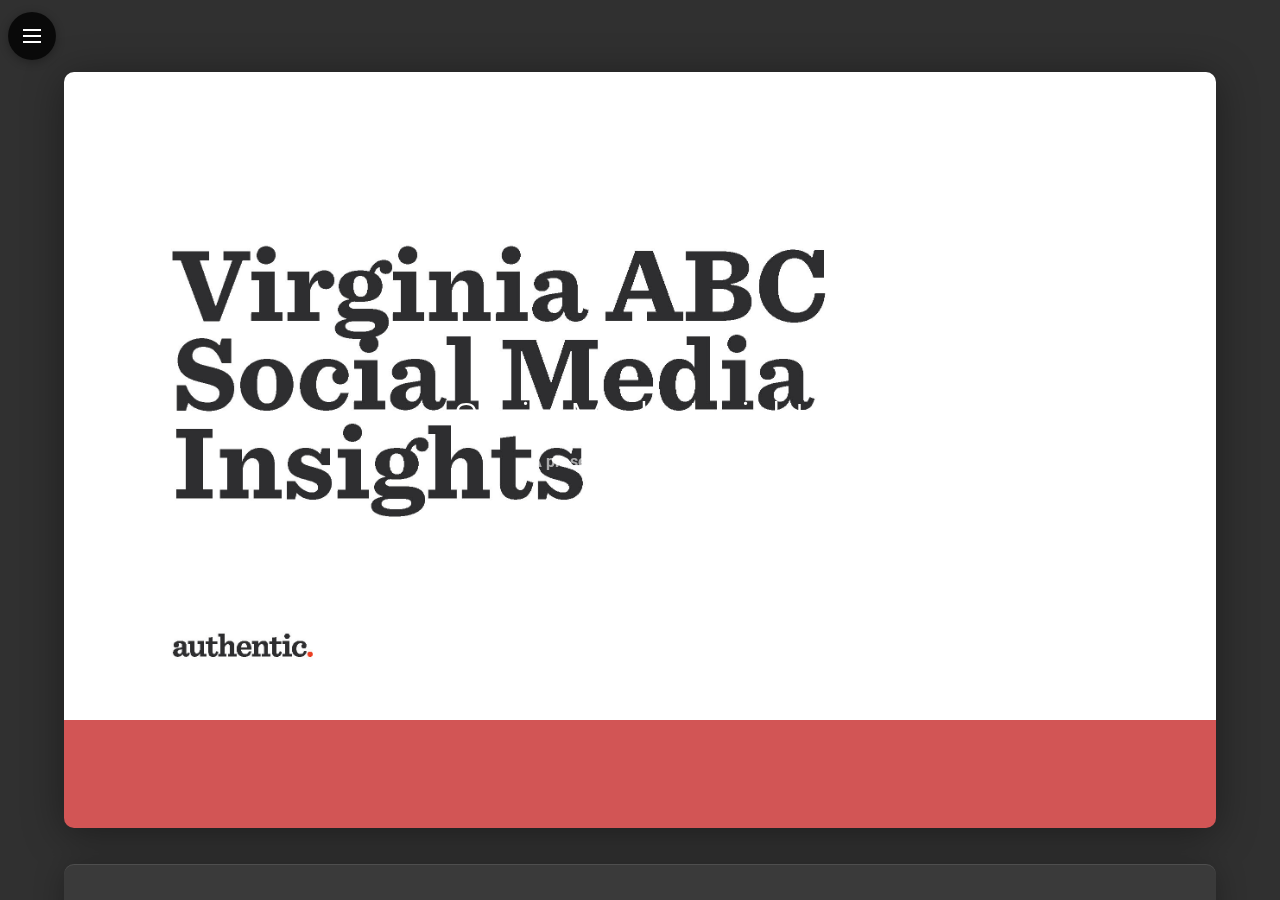
<file: pages/competitive-analysis/decks/presentation-slideshow/index.html>
<!doctype html>
<html lang="en" class="no-js">
<head>
	<meta charset="UTF-8">
	<meta name="viewport" content="width=device-width, initial-scale=1">

	<link href='https://fonts.googleapis.com/css?family=Roboto:400,300,700' rel='stylesheet' type='text/css'>

	<link rel="stylesheet" href="css/reset.css"> <!-- CSS reset -->
	<link rel="stylesheet" href="css/style.css"> <!-- Resource style -->
	<script src="js/modernizr.js"></script> <!-- Modernizr -->

	<title>Social Media Insights | Authentic</title>
</head>
<body>
	<div class="cd-slideshow-wrapper">
		<nav class="cd-slideshow-nav">
			<button class="cd-nav-trigger">
				Open Nav
				<span aria-hidden="true"></span>
			</button>

			<div class="cd-nav-items">
				<ol>
					<li><a href="#slide-1">Slide 1</a></li>
					<li>
						<a href="#slide-2">Slide 2</a>
						<ol class="sub-nav">
							<li><a href="#slide-2">Slide 2 - Sub 1</a></li>
							<li><a href="#slide-2">Slide 2 - Sub 2</a></li>
							<li><a href="#slide-2">Slide 2 - Sub 3</a></li>
						</ol>
					</li>
					<li><a href="#slide-3">Slide 3</a></li>
					<li><a href="#slide-4">Slide 4</a></li>
					<li><a href="#slide-5">Slide 5</a></li>
					<li>
						<a href="#slide-6">Slide 6</a>
						<ol class="sub-nav">
							<li><a href="#slide-6">Slide 6 - Sub 1</a></li>
							<li><a href="#slide-6">Slide 6 - Sub 2</a></li>
						</ol>
					</li>
				</ol>
			</div> <!-- .cd-nav-items -->
		</nav> <!-- .cd-slideshow-nav -->

		<ol class="cd-slideshow">
			<li class="visible" id="slide-1">
				<div class="cd-slider-content">
					<div class="content-wrapper">
						<h2>Social Media Insights</h2>
						<p>A presentation from Authentic</p>
						<!--<svg version="1.1" id="icon-keyboard" xmlns="http://www.w3.org/2000/svg" xmlns:xlink="http://www.w3.org/1999/xlink" x="0px" y="0px" width="186px" height="60px" viewBox="0 0 186 60" enable-background="new 0 0 186 60" xml:space="preserve">
						<path fill="none" stroke="#FFFFFF" stroke-width="2" stroke-miterlimit="10" d="M119,59H67c-1.10457,0-2-0.89543-2-2V36
							c0-1.10457,0.89543-2,2-2h52c1.10457,0,2,0.89543,2,2v21C121,58.10457,120.10457,59,119,59z"/>
						<path fill="none" stroke="#FFFFFF" stroke-width="2" stroke-miterlimit="10" d="M119,26H67c-1.10457,0-2-0.89543-2-2V3
							c0-1.10457,0.89543-2,2-2h52c1.10457,0,2,0.89543,2,2v21C121,25.10457,120.10457,26,119,26z"/>
						<path fill="none" stroke="#FFFFFF" stroke-width="2" stroke-miterlimit="10" d="M55,59H3c-1.10457,0-2-0.89543-2-2V36
							c0-1.10457,0.89543-2,2-2h52c1.10457,0,2,0.89543,2,2v21C57,58.10457,56.10457,59,55,59z"/>
						<path fill="none" stroke="#FFFFFF" stroke-width="2" stroke-miterlimit="10" d="M183,59h-52c-1.10457,0-2-0.89543-2-2V36
							c0-1.10457,0.89543-2,2-2h52c1.10457,0,2,0.89543,2,2v21C185,58.10457,184.10457,59,183,59z"/>
						<path fill="#FFFFFF" d="M92.54309,49.97196l-3.23061-7.26889C89.16552,42.37243,89.40755,42,89.76938,42h6.46124
							c0.36182,0,0.60386,0.37243,0.4569,0.70307l-3.23061,7.26889C93.28094,50.36787,92.71906,50.36787,92.54309,49.97196z"/>
						<path fill="#FFFFFF" d="M92.54309,10.02804l-3.23061,7.26889C89.16552,17.62757,89.40755,18,89.76938,18h6.46124
							c0.36182,0,0.60386-0.37243,0.4569-0.70307l-3.23061-7.26889C93.28094,9.63213,92.71906,9.63213,92.54309,10.02804z"/>
						<path fill="#FFFFFF" d="M25.02804,46.04309l7.26889-3.23062C32.62757,42.66552,33,42.90755,33,43.26938v6.46124
							c0,0.36183-0.37243,0.60386-0.70307,0.45691l-7.26889-3.23062C24.63213,46.78095,24.63213,46.21905,25.02804,46.04309z"/>
						<path fill="#FFFFFF" d="M160.97197,46.04309l-7.26891-3.23062C153.37242,42.66552,153,42.90755,153,43.26938v6.46124
							c0,0.36183,0.37242,0.60386,0.70306,0.45691l7.26891-3.23062C161.36787,46.78095,161.36787,46.21905,160.97197,46.04309z"/>
						</svg>-->
					</div>
				</div>
			</li>

			<li id="slide-2">
						<div class="cd-slider-content">
							<div class="content-wrapper">
								<h2>Slider #2</h2>
							</div>
						</div>
			</li>

			<li id="slide-3">
				<div class="cd-slider-content">
					<div class="content-wrapper">
						<h2>Slider #3</h2>
					</div>
				</div>
			</li>

			<li id="slide-4">
				<div class="cd-slider-content">
					<div class="content-wrapper">
						<h2>Slider #4</h2>
					</div>
				</div>
			</li>

			<li id="slide-5">
				<div class="cd-slider-content">
					<div class="content-wrapper">
						<h2>Slider #5</h2>
					</div>
				</div>
			</li>

			<li id="slide-6">
						<div class="cd-slider-content">
							<div class="content-wrapper">
								<h2>Slider #6</h2>
							</div>
						</div>
			</li>

			<li id="slide-7">
						<div class="cd-slider-content">
							<div class="content-wrapper">
								<h2>Slider #2</h2>
							</div>
						</div>
			</li>

			<li id="slide-8">
				<div class="cd-slider-content">
					<div class="content-wrapper">
						<h2>Slider #3</h2>
					</div>
				</div>
			</li>

			<li id="slide-9">
				<div class="cd-slider-content">
					<div class="content-wrapper">
						<h2>Slider #4</h2>
					</div>
				</div>
			</li>

			<li id="slide-10">
				<div class="cd-slider-content">
					<div class="content-wrapper">
						<h2>Slider #5</h2>
					</div>
				</div>
			</li>

			<li id="slide-11">
						<div class="cd-slider-content">
							<div class="content-wrapper">
								<h2>Slider #6</h2>
							</div>
						</div>
			</li>
			<li id="slide-12">
						<div class="cd-slider-content">
							<div class="content-wrapper">
								<h2>Slider #2</h2>
							</div>
						</div>
			</li>

			<li id="slide-13">
				<div class="cd-slider-content">
					<div class="content-wrapper">
						<h2>Slider #3</h2>
					</div>
				</div>
			</li>

			<li id="slide-14">
				<div class="cd-slider-content">
					<div class="content-wrapper">
						<h2>Slider #4</h2>
					</div>
				</div>
			</li>

			<li id="slide-15">
				<div class="cd-slider-content">
					<div class="content-wrapper">
						<h2>Slider #5</h2>
					</div>
				</div>
			</li>

			<li id="slide-16">
						<div class="cd-slider-content">
							<div class="content-wrapper">
								<h2>Slider #6</h2>
							</div>
						</div>
			</li>
			<li id="slide-17">
						<div class="cd-slider-content">
							<div class="content-wrapper">
								<h2>Slider #2</h2>
							</div>
						</div>
			</li>

			<li id="slide-18">
				<div class="cd-slider-content">
					<div class="content-wrapper">
						<h2>Slider #3</h2>
					</div>
				</div>
			</li>

			<li id="slide-19">
				<div class="cd-slider-content">
					<div class="content-wrapper">
						<h2>Slider #4</h2>
					</div>
				</div>
			</li>

			<li id="slide-20">
				<div class="cd-slider-content">
					<div class="content-wrapper">
						<h2>Slider #5</h2>
					</div>
				</div>
			</li>

			<li id="slide-21">
						<div class="cd-slider-content">
							<div class="content-wrapper">
								<h2>Slider #6</h2>
							</div>
						</div>
			</li>
			<li id="slide-22">
						<div class="cd-slider-content">
							<div class="content-wrapper">
								<h2>Slider #2</h2>
							</div>
						</div>
			</li>

			<li id="slide-23">
				<div class="cd-slider-content">
					<div class="content-wrapper">
						<h2>Slider #3</h2>
					</div>
				</div>
			</li>

			<li id="slide-24">
				<div class="cd-slider-content">
					<div class="content-wrapper">
						<h2>Slider #4</h2>
					</div>
				</div>
			</li>

			<li id="slide-25">
				<div class="cd-slider-content">
					<div class="content-wrapper">
						<h2>Slider #5</h2>
					</div>
				</div>
			</li>

			<li id="slide-26">
						<div class="cd-slider-content">
							<div class="content-wrapper">
								<h2>Slider #6</h2>
							</div>
						</div>
			</li>
			<li id="slide-27">
						<div class="cd-slider-content">
							<div class="content-wrapper">
								<h2>Slider #2</h2>
							</div>
						</div>
			</li>

			<li id="slide-28">
				<div class="cd-slider-content">
					<div class="content-wrapper">
						<h2>Slider #3</h2>
					</div>
				</div>
			</li>

			<li id="slide-29">
				<div class="cd-slider-content">
					<div class="content-wrapper">
						<h2>Slider #4</h2>
					</div>
				</div>
			</li>

			<li id="slide-30">
				<div class="cd-slider-content">
					<div class="content-wrapper">
						<h2>Slider #5</h2>
					</div>
				</div>
			</li>

			<li id="slide-31">
						<div class="cd-slider-content">
							<div class="content-wrapper">
								<h2>Slider #6</h2>
							</div>
						</div>
			</li>
		</ol> <!-- .cd-slideshow -->
	</div> <!-- .cd-slideshow-wrapper -->

<script src="js/jquery-2.1.4.js"></script>
<script src="js/jquery.mobile.custom.min.js"></script>
<script src="js/main.js"></script> <!-- Resource jQuery -->
</body>
</html>
</file>
<file: pages/horizontal-timeline/css/style.css>
/* --------------------------------

Primary style

-------------------------------- */
*, *::after, *::before {
  box-sizing: border-box;
}

html {
  font-size: 62.5%;
}

body {
  font-size: 1.6rem;
  font-family: "PT Sans", sans-serif;
  color: #2e3233;
  background-color: #f5f5f5;
}

a {
  color: #f82f53;
  text-decoration: none;
}

/* --------------------------------

Main Components

-------------------------------- */
.cd-horizontal-timeline {
  opacity: 0;
  margin: 2em auto;
  -webkit-transition: opacity 0.2s;
  -moz-transition: opacity 0.2s;
  transition: opacity 0.2s;
}
.cd-horizontal-timeline::before {
  /* never visible - this is used in jQuery to check the current MQ */
  content: 'mobile';
  display: none;
}
.cd-horizontal-timeline.loaded {
  /* show the timeline after events position has been set (using JavaScript) */
  opacity: 1;
}
.cd-horizontal-timeline .timeline {
  position: relative;
  height: 100px;
  width: 90%;
  max-width: 800px;
  margin: 0 auto;
}
.cd-horizontal-timeline .events-wrapper {
  position: relative;
  height: 100%;
  margin: 0 40px;
  overflow: hidden;
}
.cd-horizontal-timeline .events-wrapper::after, .cd-horizontal-timeline .events-wrapper::before {
  /* these are used to create a shadow effect at the sides of the timeline */
  content: '';
  position: absolute;
  z-index: 2;
  top: 0;
  height: 100%;
  width: 20px;
}
.cd-horizontal-timeline .events-wrapper::before {
  left: 0;
  background-image: -webkit-linear-gradient( left , #f8f8f8, rgba(248, 248, 248, 0));
  background-image: linear-gradient(to right, #f8f8f8, rgba(248, 248, 248, 0));
}
.cd-horizontal-timeline .events-wrapper::after {
  right: 0;
  background-image: -webkit-linear-gradient( right , #f8f8f8, rgba(248, 248, 248, 0));
  background-image: linear-gradient(to left, #f8f8f8, rgba(248, 248, 248, 0));
}
.cd-horizontal-timeline .events {
  /* this is the grey line/timeline */
  position: absolute;
  z-index: 1;
  left: 0;
  top: 49px;
  height: 2px;
  /* width will be set using JavaScript */
  background: #dfdfdf;
  -webkit-transition: -webkit-transform 0.4s;
  -moz-transition: -moz-transform 0.4s;
  transition: transform 0.4s;
}
.cd-horizontal-timeline .filling-line {
  /* this is used to create the green line filling the timeline */
  position: absolute;
  z-index: 1;
  left: 0;
  top: 0;
  height: 100%;
  width: 100%;
  background-color: #7b9d6f;
  -webkit-transform: scaleX(0);
  -moz-transform: scaleX(0);
  -ms-transform: scaleX(0);
  -o-transform: scaleX(0);
  transform: scaleX(0);
  -webkit-transform-origin: left center;
  -moz-transform-origin: left center;
  -ms-transform-origin: left center;
  -o-transform-origin: left center;
  transform-origin: left center;
  -webkit-transition: -webkit-transform 0.3s;
  -moz-transition: -moz-transform 0.3s;
  transition: transform 0.3s;
}
.cd-horizontal-timeline .events a {
  position: absolute;
  bottom: 0;
  z-index: 2;
  text-align: center;
  font-size: 1.3rem;
  padding-bottom: 15px;
  color: #383838;
  /* fix bug on Safari - text flickering while timeline translates */
  -webkit-transform: translateZ(0);
  -moz-transform: translateZ(0);
  -ms-transform: translateZ(0);
  -o-transform: translateZ(0);
  transform: translateZ(0);
}
.cd-horizontal-timeline .events a::after {
  /* this is used to create the event spot */
  content: '';
  position: absolute;
  left: 50%;
  right: auto;
  -webkit-transform: translateX(-50%);
  -moz-transform: translateX(-50%);
  -ms-transform: translateX(-50%);
  -o-transform: translateX(-50%);
  transform: translateX(-50%);
  bottom: -5px;
  height: 12px;
  width: 12px;
  border-radius: 50%;
  border: 2px solid #dfdfdf;
  background-color: #f8f8f8;
  -webkit-transition: background-color 0.3s, border-color 0.3s;
  -moz-transition: background-color 0.3s, border-color 0.3s;
  transition: background-color 0.3s, border-color 0.3s;
}
.no-touch .cd-horizontal-timeline .events a:hover::after {
  background-color: #7b9d6f;
  border-color: #7b9d6f;
}
.cd-horizontal-timeline .events a.selected {
  pointer-events: none;
}
.cd-horizontal-timeline .events a.selected::after {
  background-color: #7b9d6f;
  border-color: #7b9d6f;
}
.cd-horizontal-timeline .events a.older-event::after {
  border-color: #7b9d6f;
}
@media only screen and (min-width: 1100px) {
  .cd-horizontal-timeline {
    margin: 6em auto;
  }
  .cd-horizontal-timeline::before {
    /* never visible - this is used in jQuery to check the current MQ */
    content: 'desktop';
  }
}

.cd-timeline-navigation a {
  /* these are the left/right arrows to navigate the timeline */
  position: absolute;
  z-index: 1;
  top: 50%;
  bottom: auto;
  -webkit-transform: translateY(-50%);
  -moz-transform: translateY(-50%);
  -ms-transform: translateY(-50%);
  -o-transform: translateY(-50%);
  transform: translateY(-50%);
  height: 34px;
  width: 34px;
  border-radius: 50%;
  border: 2px solid #dfdfdf;
  /* replace text with an icon */
  overflow: hidden;
  color: transparent;
  text-indent: 100%;
  white-space: nowrap;
  -webkit-transition: border-color 0.3s;
  -moz-transition: border-color 0.3s;
  transition: border-color 0.3s;
}
.cd-timeline-navigation a::after {
  /* arrow icon */
  content: '';
  position: absolute;
  height: 16px;
  width: 16px;
  left: 50%;
  top: 50%;
  bottom: auto;
  right: auto;
  -webkit-transform: translateX(-50%) translateY(-50%);
  -moz-transform: translateX(-50%) translateY(-50%);
  -ms-transform: translateX(-50%) translateY(-50%);
  -o-transform: translateX(-50%) translateY(-50%);
  transform: translateX(-50%) translateY(-50%);
  background: url(../img/cd-arrow.svg) no-repeat 0 0;
}
.cd-timeline-navigation a.prev {
  top:5.6rem;
  left: 0;
  -webkit-transform: translateY(-50%) rotate(180deg);
  -moz-transform: translateY(-50%) rotate(180deg);
  -ms-transform: translateY(-50%) rotate(180deg);
  -o-transform: translateY(-50%) rotate(180deg);
  transform: translateY(-50%) rotate(180deg);
}
.cd-timeline-navigation a.next {
  top:5.6rem;
  right: 0;
}
.no-touch .cd-timeline-navigation a:hover {
  border-color: #7b9d6f;
}
.cd-timeline-navigation a.inactive {
  cursor: not-allowed;
}
.cd-timeline-navigation a.inactive::after {
  background-position: 0 -16px;
}
.no-touch .cd-timeline-navigation a.inactive:hover {
  border-color: #dfdfdf;
}

.cd-horizontal-timeline .events-content {
  position: relative;
  width: 100%;
  margin: 2em 0;
  overflow: hidden;
  -webkit-transition: height 0.4s;
  -moz-transition: height 0.4s;
  transition: height 0.4s;
}
.cd-horizontal-timeline .events-content li {
  position: absolute;
  z-index: 1;
  width: 100%;
  left: 0;
  top: 0;
  -webkit-transform: translateX(-100%);
  -moz-transform: translateX(-100%);
  -ms-transform: translateX(-100%);
  -o-transform: translateX(-100%);
  transform: translateX(-100%);
  padding: 0 5%;
  opacity: 0;
  -webkit-animation-duration: 0.4s;
  -moz-animation-duration: 0.4s;
  animation-duration: 0.4s;
  -webkit-animation-timing-function: ease-in-out;
  -moz-animation-timing-function: ease-in-out;
  animation-timing-function: ease-in-out;
}
.cd-horizontal-timeline .events-content li.selected {
  /* visible event content */
  position: relative;
  z-index: 2;
  opacity: 1;
  -webkit-transform: translateX(0);
  -moz-transform: translateX(0);
  -ms-transform: translateX(0);
  -o-transform: translateX(0);
  transform: translateX(0);
}
.cd-horizontal-timeline .events-content li.enter-right, .cd-horizontal-timeline .events-content li.leave-right {
  -webkit-animation-name: cd-enter-right;
  -moz-animation-name: cd-enter-right;
  animation-name: cd-enter-right;
}
.cd-horizontal-timeline .events-content li.enter-left, .cd-horizontal-timeline .events-content li.leave-left {
  -webkit-animation-name: cd-enter-left;
  -moz-animation-name: cd-enter-left;
  animation-name: cd-enter-left;
}
.cd-horizontal-timeline .events-content li.leave-right, .cd-horizontal-timeline .events-content li.leave-left {
  -webkit-animation-direction: reverse;
  -moz-animation-direction: reverse;
  animation-direction: reverse;
}
.cd-horizontal-timeline .events-content li > * {
  max-width: 800px;
  margin: 0 auto;
}
.cd-horizontal-timeline .events-content h2 {
  font-weight: bold;
  font-size: 2.6rem;
  font-family: "PT Sans", sans-serif;
  font-weight: 700;
  line-height: 1.2;
}
.cd-horizontal-timeline .events-content em {
  display: block;
  font-style: italic;
  margin: 10px auto;
}
.cd-horizontal-timeline .events-content em::before {
  content: '- ';
}
.cd-horizontal-timeline .events-content p {
  font-size: 1.4rem;
  color: #959595;
}
.cd-horizontal-timeline .events-content em, .cd-horizontal-timeline .events-content p {
  line-height: 1.6;
}
@media only screen and (min-width: 768px) {
  .cd-horizontal-timeline .events-content h2 {
    font-size: 7rem;
  }
  .cd-horizontal-timeline .events-content em {
    font-size: 2rem;
  }
  .cd-horizontal-timeline .events-content p {
    font-size: 1.8rem;
  }
}

@-webkit-keyframes cd-enter-right {
  0% {
    opacity: 0;
    -webkit-transform: translateX(100%);
  }
  100% {
    opacity: 1;
    -webkit-transform: translateX(0%);
  }
}
@-moz-keyframes cd-enter-right {
  0% {
    opacity: 0;
    -moz-transform: translateX(100%);
  }
  100% {
    opacity: 1;
    -moz-transform: translateX(0%);
  }
}
@keyframes cd-enter-right {
  0% {
    opacity: 0;
    -webkit-transform: translateX(100%);
    -moz-transform: translateX(100%);
    -ms-transform: translateX(100%);
    -o-transform: translateX(100%);
    transform: translateX(100%);
  }
  100% {
    opacity: 1;
    -webkit-transform: translateX(0%);
    -moz-transform: translateX(0%);
    -ms-transform: translateX(0%);
    -o-transform: translateX(0%);
    transform: translateX(0%);
  }
}
@-webkit-keyframes cd-enter-left {
  0% {
    opacity: 0;
    -webkit-transform: translateX(-100%);
  }
  100% {
    opacity: 1;
    -webkit-transform: translateX(0%);
  }
}
@-moz-keyframes cd-enter-left {
  0% {
    opacity: 0;
    -moz-transform: translateX(-100%);
  }
  100% {
    opacity: 1;
    -moz-transform: translateX(0%);
  }
}
@keyframes cd-enter-left {
  0% {
    opacity: 0;
    -webkit-transform: translateX(-100%);
    -moz-transform: translateX(-100%);
    -ms-transform: translateX(-100%);
    -o-transform: translateX(-100%);
    transform: translateX(-100%);
  }
  100% {
    opacity: 1;
    -webkit-transform: translateX(0%);
    -moz-transform: translateX(0%);
    -ms-transform: translateX(0%);
    -o-transform: translateX(0%);
    transform: translateX(0%);
  }
}
</file>
<file: pages/icons-filling-effect/css/style.css>
/* -------------------------------- 

Primary style

-------------------------------- */
html * {
  -webkit-font-smoothing: antialiased;
  -moz-osx-font-smoothing: grayscale;
}

*, *:after, *:before {
  -webkit-box-sizing: border-box;
  -moz-box-sizing: border-box;
  box-sizing: border-box;
}

body {
  font-size: 100%;
  font-family: "Merriweather", serif;
  color: #71495b;
  background-color: #3e253c;
}

/* -------------------------------- 

Modules - reusable parts of our design

-------------------------------- */
.cd-container {
  /* this class is used to give a max-width to the element it is applied to, and center it horizontally when it reaches that max-width */
  width: 90%;
  max-width: 1170px;
  margin: 0 auto;
}
.cd-container::after {
  /* clearfix */
  content: '';
  display: table;
  clear: both;
}

/* -------------------------------- 

Main components 

-------------------------------- */
html, body {
  height: 100%;
}

@media only screen and (min-width: 1170px) {
  body.new-color-1::before {
    background-color: #c06c69;
  }

  body.new-color-2::before {
    background-color: #bf69c0;
  }

  body.new-color-3::before {
    background-color: #699ec0;
  }
}
body::before, body::after {
  /* the 2 underneath colored sections */
  content: '';
  position: fixed;
  /* trick to remove some annoying flickering on webkit browsers */
  width: 89.8%;
  max-width: 1170px;
  left: 50%;
  right: auto;
  -webkit-transform: translateX(-50%);
  -moz-transform: translateX(-50%);
  -ms-transform: translateX(-50%);
  -o-transform: translateX(-50%);
  transform: translateX(-50%);
  height: 50%;
  z-index: -1;
}

body::before {
  top: 0;
  background-color: #f4bd89;
  -webkit-transition: all 0.8s;
  -moz-transition: all 0.8s;
  transition: all 0.8s;
}

body::after {
  top: 50%;
  background-color: #71495b;
}

header {
  position: relative;
  height: 50%;
  background-color: #3e253c;
  z-index: 2;
}
header h1 {
  position: absolute;
  left: 50%;
  top: 50%;
  bottom: auto;
  right: auto;
  -webkit-transform: translateX(-50%) translateY(-50%);
  -moz-transform: translateX(-50%) translateY(-50%);
  -ms-transform: translateX(-50%) translateY(-50%);
  -o-transform: translateX(-50%) translateY(-50%);
  transform: translateX(-50%) translateY(-50%);
  width: 90%;
  max-width: 1170px;
  text-align: center;
  color: #699ec0;
  font-size: 26px;
  font-size: 1.625rem;
}

.cd-service {
  position: relative;
  z-index: 2;
  min-height: 50px;
  margin-left: 56px;
  background-color: #3e253c;
  padding: 1em 1em 4em;
}
.cd-service::before, .cd-service::after {
  content: '';
  position: absolute;
  width: 56px;
  right: 100%;
  z-index: 2;
}
.cd-service::before {
  top: 0;
  height: 50px;
  background-repeat: no-repeat;
}
.cd-service::after {
  top: 50px;
  bottom: 0;
  background-image: url("../img/cd-pattern-small.svg");
  background-repeat: repeat-y;
}
.cd-service.cd-service-divider::after {
  top: 0;
}
.cd-service.cd-service-divider:last-child {
  display: none;
}
.cd-service.cd-service-1::before {
  background-image: url("../img/cd-icon-1-small.svg");
}
.cd-service.cd-service-2::before {
  background-image: url("../img/cd-icon-2-small.svg");
}
.cd-service.cd-service-3::before {
  background-image: url("../img/cd-icon-3-small.svg");
}
.cd-service.cd-service-4::before {
  background-image: url("../img/cd-icon-4-small.svg");
}
.cd-service h2 {
  text-transform: uppercase;
  color: white;
  margin-bottom: 1em;
  font-family: "Merriweather Sans", sans-serif;
}
.cd-service p {
  font-size: 14px;
  font-size: 0.875rem;
  line-height: 1.4;
  color: rgba(255, 255, 255, 0.5);
}
@media only screen and (min-width: 1170px) {
  .cd-service {
    min-height: 525px;
    margin-left: 420px;
    padding: 6em 2em;
  }
  .cd-service::before, .cd-service::after {
    width: 420px;
  }
  .cd-service::before {
    height: 325px;
  }
  .cd-service::after {
    top: 325px;
    background-image: url("../img/cd-pattern-large.svg");
  }
  .cd-service.cd-service-divider:first-child, .cd-service.cd-service-divider:last-child {
    min-height: 50px;
    padding: 0;
  }
  .cd-service.cd-service-divider:last-child {
    display: block;
  }
  .cd-service.cd-service-1::before {
    background-image: url("../img/cd-icon-1-large.svg");
  }
  .cd-service.cd-service-2::before {
    background-image: url("../img/cd-icon-2-large.svg");
  }
  .cd-service.cd-service-3::before {
    background-image: url("../img/cd-icon-3-large.svg");
  }
  .cd-service.cd-service-4::before {
    background-image: url("../img/cd-icon-4-large.svg");
  }
  .cd-service h2, .cd-service p {
    color: #71495b;
    -webkit-transition: color, 0.5s;
    -moz-transition: color, 0.5s;
    transition: color, 0.5s;
  }
  .cd-service h2 {
    font-size: 30px;
    font-size: 1.875rem;
  }
  .cd-service p {
    font-size: 18px;
    font-size: 1.125rem;
    line-height: 1.6;
  }
  .cd-service.focus h2 {
    color: white;
  }
  .cd-service.focus p {
    color: rgba(255, 255, 255, 0.5);
  }
}

footer {
  position: relative;
  height: 50%;
  background: #3e253c;
  z-index: 2;
}
</file>
<file: pages/schedule-template/css/style.css>
/* --------------------------------

Primary style

-------------------------------- */
*, *::after, *::before {
  box-sizing: border-box;
}

html {
  font-size: 62.5%;
}

body {
  font-size: 1.6rem;
  font-family: "Source Sans Pro", sans-serif;
  color: #222222;
  background-color: white;
}

a {
  color: #A2B9B2;
  text-decoration: none;
}

/* --------------------------------

Main Components

-------------------------------- */
.cd-schedule {
  position: relative;
  margin: 4em 0;
}

.cd-schedule::before {
  /* never visible - this is used in js to check the current MQ */
  content: 'mobile';
  display: none;
}

@media only screen and (min-width: 800px) {
  .cd-schedule {
    width: 90%;
    max-width: 1400px;
    margin: 4em auto;
  }
  .cd-schedule::after {
    clear: both;
    content: "";
    display: block;
  }
  .cd-schedule::before {
    content: 'desktop';
  }
}

.cd-schedule .timeline {
  display: none;
}

@media only screen and (min-width: 800px) {
  .cd-schedule .timeline {
    display: block;
    position: absolute;
    top: 0;
    left: 0;
    height: 100%;
    width: 100%;
    padding-top: 50px;
  }
  .cd-schedule .timeline li {
    position: relative;
    height: 50px;
  }
  .cd-schedule .timeline li::after {
    /* this is used to create the table horizontal lines */
    content: '';
    position: absolute;
    bottom: 0;
    left: 0;
    width: 100%;
    height: 1px;
    background: #EAEAEA;
  }
  .cd-schedule .timeline li:last-of-type::after {
    display: none;
  }
  .cd-schedule .timeline li span {
    display: none;
  }
}

@media only screen and (min-width: 1000px) {
  .cd-schedule .timeline li::after {
    width: calc(100% - 60px);
    left: 60px;
  }
  .cd-schedule .timeline li span {
    display: inline-block;
    -webkit-transform: translateY(-50%);
        -ms-transform: translateY(-50%);
            transform: translateY(-50%);
  }
  .cd-schedule .timeline li:nth-of-type(2n) span {
    display: none;
  }
}

.cd-schedule .events {
  position: relative;
  z-index: 1;
}

.cd-schedule .events .events-group {
  margin-bottom: 30px;
}

.cd-schedule .events .top-info {
  width: 100%;
  padding: 0 5%;
}

.cd-schedule .events .top-info > span {
  display: inline-block;
  line-height: 1.2;
  margin-bottom: 10px;
  font-weight: bold;
}

.cd-schedule .events .events-group > ul {
  position: relative;
  padding: 0 5%;
  /* force its children to stay on one line */
  display: -webkit-box;
  display: -ms-flexbox;
  display: flex;
  overflow-x: scroll;
  -webkit-overflow-scrolling: touch;
}

.cd-schedule .events .events-group > ul::after {
  /* never visible - used to add a right padding to .events-group > ul */
  display: inline-block;
  content: '-';
  width: 1px;
  height: 100%;
  opacity: 0;
  color: transparent;
}

.cd-schedule .events .single-event {
  /* force them to stay on one line */
  -ms-flex-negative: 0;
      flex-shrink: 0;
  float: left;
  height: 150px;
  width: 70%;
  max-width: 300px;
  box-shadow: inset 0 -3px 0 rgba(0, 0, 0, 0.2);
  margin-right: 20px;
  -webkit-transition: opacity .2s, background .2s;
  transition: opacity .2s, background .2s;
}

.cd-schedule .events .single-event:last-of-type {
  margin-right: 5%;
}

.cd-schedule .events .single-event a {
  display: block;
  height: 100%;
  padding: .8em;
}

@media only screen and (min-width: 550px) {
  .cd-schedule .events .single-event {
    width: 40%;
  }
}

@media only screen and (min-width: 800px) {
  .cd-schedule .events {
    float: left;
    width: 100%;
  }
  .cd-schedule .events .events-group {
    width: 20%;
    float: left;
    border: 1px solid #EAEAEA;
    /* reset style */
    margin-bottom: 0;
  }
  .cd-schedule .events .events-group:not(:first-of-type) {
    border-left-width: 0;
  }
  .cd-schedule .events .top-info {
    /* vertically center its content */
    display: table;
    height: 50px;
    border-bottom: 1px solid #EAEAEA;
    /* reset style */
    padding: 0;
  }
  .cd-schedule .events .top-info > span {
    /* vertically center inside its parent */
    display: table-cell;
    vertical-align: middle;
    padding: 0 .5em;
    text-align: center;
    /* reset style */
    font-weight: normal;
    margin-bottom: 0;
  }
  .cd-schedule .events .events-group > ul {
    height: 950px;
    /* reset style */
    display: block;
    overflow: visible;
    padding: 0;
  }
  .cd-schedule .events .events-group > ul::after {
    clear: both;
    content: "";
    display: block;
  }
  .cd-schedule .events .events-group > ul::after {
    /* reset style */
    display: none;
  }
  .cd-schedule .events .single-event {
    position: absolute;
    z-index: 3;
    /* top position and height will be set using js */
    width: calc(100% + 2px);
    left: -1px;
    box-shadow: 0 10px 20px rgba(0, 0, 0, 0.1), inset 0 -3px 0 rgba(0, 0, 0, 0.2);
    /* reset style */
    -ms-flex-negative: 1;
        flex-shrink: 1;
    height: auto;
    max-width: none;
    margin-right: 0;
  }
  .cd-schedule .events .single-event a {
    padding: 1.2em;
  }
  .cd-schedule .events .single-event:last-of-type {
    /* reset style */
    margin-right: 0;
  }
  .cd-schedule .events .single-event.selected-event {
    /* the .selected-event class is added when an user select the event */
    visibility: hidden;
  }
}

@media only screen and (min-width: 1000px) {
  .cd-schedule .events {
    /* 60px is the .timeline element width */
    width: calc(100% - 60px);
    margin-left: 60px;
  }
}

.cd-schedule.loading .events .single-event {
  /* the class .loading is added by default to the .cd-schedule element
	   it is removed as soon as the single events are placed in the schedule plan (using javascript) */
  opacity: 0;
}

.cd-schedule .event-name,
.cd-schedule .event-date {
  display: block;
  color: white;
  font-weight: bold;
  -webkit-font-smoothing: antialiased;
  -moz-osx-font-smoothing: grayscale;
}

.cd-schedule .event-name {
  font-size: 2.4rem;
}

@media only screen and (min-width: 800px) {
  .cd-schedule .event-name {
    font-size: 2rem;
  }
}

.cd-schedule .event-date {
  /* they are not included in the the HTML but added using JavScript */
  font-size: 1.4rem;
  opacity: .7;
  line-height: 1.2;
  margin-bottom: .2em;
}

.cd-schedule .single-event[data-event="event-1"],
.cd-schedule [data-event="event-1"] .header-bg {
  /* this is used to set a background color for the event and the modal window */
  background: #577F92;
}

.cd-schedule .single-event[data-event="event-1"]:hover {
  background: #618da1;
}

.cd-schedule .single-event[data-event="event-2"],
.cd-schedule [data-event="event-2"] .header-bg {
  background: #443453;
}

.cd-schedule .single-event[data-event="event-2"]:hover {
  background: #513e63;
}

.cd-schedule .single-event[data-event="event-3"],
.cd-schedule [data-event="event-3"] .header-bg {
  background: #A2B9B2;
}

.cd-schedule .single-event[data-event="event-3"]:hover {
  background: #b1c4be;
}

.cd-schedule .single-event[data-event="event-4"],
.cd-schedule [data-event="event-4"] .header-bg {
  background: #f6b067;
}

.cd-schedule .single-event[data-event="event-4"]:hover {
  background: #f7bd7f;
}

.cd-schedule .event-modal {
  position: fixed;
  z-index: 3;
  top: 0;
  right: 0;
  height: 100%;
  width: 100%;
  visibility: hidden;
  /* Force Hardware acceleration */
  -webkit-transform: translateZ(0);
          transform: translateZ(0);
  -webkit-transform: translateX(100%);
      -ms-transform: translateX(100%);
          transform: translateX(100%);
  -webkit-transition: visibility .4s, -webkit-transform .4s;
  transition: visibility .4s, -webkit-transform .4s;
  transition: transform .4s, visibility .4s;
  transition: transform .4s, visibility .4s, -webkit-transform .4s;
  -webkit-transition-timing-function: cubic-bezier(0.5, 0, 0.1, 1);
          transition-timing-function: cubic-bezier(0.5, 0, 0.1, 1);
}

.cd-schedule .event-modal .header {
  position: relative;
  height: 70px;
  /* vertically center its content */
  display: table;
  width: 100%;
}

.cd-schedule .event-modal .header .content {
  position: relative;
  z-index: 3;
  /* vertically center inside its parent */
  display: table-cell;
  vertical-align: middle;
  padding: .6em 5%;
}

.cd-schedule .event-modal .body {
  position: relative;
  width: 100%;
  /* 70px is the .header height */
  height: calc(100% - 70px);
}

.cd-schedule .event-modal .event-info {
  position: relative;
  z-index: 2;
  line-height: 1.4;
  height: 100%;
  overflow: hidden;
}

.cd-schedule .event-modal .event-info > div {
  overflow: auto;
  height: 100%;
  padding: 1.4em 5%;
}

.cd-schedule .event-modal .header-bg, .cd-schedule .event-modal .body-bg {
  /* these are the morphing backgrounds - visible on desktop only */
  position: absolute;
  top: 0;
  left: 0;
  height: 100%;
  width: 100%;
}

.cd-schedule .event-modal .body-bg {
  z-index: 1;
  background: white;
  -webkit-transform-origin: top left;
      -ms-transform-origin: top left;
          transform-origin: top left;
}

.cd-schedule .event-modal .header-bg {
  z-index: 2;
  -webkit-transform-origin: top center;
      -ms-transform-origin: top center;
          transform-origin: top center;
}

.cd-schedule .event-modal .close {
  /* this is the 'X' icon */
  position: absolute;
  top: 0;
  right: 0;
  z-index: 3;
  background: rgba(0, 0, 0, 0.1);
  /* replace text with icon */
  color: transparent;
  white-space: nowrap;
  text-indent: 100%;
  height: 70px;
  width: 70px;
}

.cd-schedule .event-modal .close::before, .cd-schedule .event-modal .close::after {
  /* these are the two lines of the 'X' icon */
  content: '';
  position: absolute;
  top: 50%;
  left: 50%;
  width: 2px;
  height: 22px;
  background: white;
  -webkit-backface-visibility: hidden;
  backface-visibility: hidden;
}

.cd-schedule .event-modal .close::before {
  -webkit-transform: translateX(-50%) translateY(-50%) rotate(45deg);
      -ms-transform: translateX(-50%) translateY(-50%) rotate(45deg);
          transform: translateX(-50%) translateY(-50%) rotate(45deg);
}

.cd-schedule .event-modal .close::after {
  -webkit-transform: translateX(-50%) translateY(-50%) rotate(-45deg);
      -ms-transform: translateX(-50%) translateY(-50%) rotate(-45deg);
          transform: translateX(-50%) translateY(-50%) rotate(-45deg);
}

.cd-schedule .event-modal .event-date {
  display: none;
}

.cd-schedule .event-modal.no-transition {
  -webkit-transition: none;
  transition: none;
}

.cd-schedule .event-modal.no-transition .header-bg, .cd-schedule .event-modal.no-transition .body-bg {
  -webkit-transition: none;
  transition: none;
}

@media only screen and (min-width: 800px) {
  .cd-schedule .event-modal {
    /* reset style */
    right: auto;
    width: auto;
    height: auto;
    -webkit-transform: translateX(0);
        -ms-transform: translateX(0);
            transform: translateX(0);
    will-change: transform, width, height;
    -webkit-transition: height .4s, width .4s, visibility .4s, -webkit-transform .4s;
    transition: height .4s, width .4s, visibility .4s, -webkit-transform .4s;
    transition: height .4s, width .4s, transform .4s, visibility .4s;
    transition: height .4s, width .4s, transform .4s, visibility .4s, -webkit-transform .4s;
    -webkit-transition-timing-function: cubic-bezier(0.5, 0, 0.1, 1);
            transition-timing-function: cubic-bezier(0.5, 0, 0.1, 1);
  }
  .cd-schedule .event-modal .header {
    position: absolute;
    display: block;
    top: 0;
    left: 0;
    height: 100%;
  }
  .cd-schedule .event-modal .header .content {
    /* reset style */
    display: block;
    padding: .8em;
  }
  .cd-schedule .event-modal .event-info > div {
    padding: 2em 3em 2em 2em;
  }
  .cd-schedule .event-modal .body {
    height: 100%;
    width: auto;
  }
  .cd-schedule .event-modal .header-bg, .cd-schedule .event-modal .body-bg {
    /* Force Hardware acceleration */
    -webkit-transform: translateZ(0);
            transform: translateZ(0);
    will-change: transform;
    -webkit-backface-visibility: hidden;
            backface-visibility: hidden;
  }
  .cd-schedule .event-modal .header-bg {
    -webkit-transition: -webkit-transform .4s;
    transition: -webkit-transform .4s;
    transition: transform .4s;
    transition: transform .4s, -webkit-transform .4s;
    -webkit-transition-timing-function: cubic-bezier(0.5, 0, 0.1, 1);
            transition-timing-function: cubic-bezier(0.5, 0, 0.1, 1);
  }
  .cd-schedule .event-modal .body-bg {
    opacity: 0;
    -webkit-transform: none;
        -ms-transform: none;
            transform: none;
  }
  .cd-schedule .event-modal .event-date {
    display: block;
  }
  .cd-schedule .event-modal .close, .cd-schedule .event-modal .event-info {
    opacity: 0;
  }
  .cd-schedule .event-modal .close {
    width: 40px;
    height: 40px;
    background: transparent;
  }
  .cd-schedule .event-modal .close::after, .cd-schedule .event-modal .close::before {
    background: #222222;
    height: 16px;
  }
}

@media only screen and (min-width: 1000px) {
  .cd-schedule .event-modal .header .content {
    padding: 1.2em;
  }
}

.cd-schedule.modal-is-open .event-modal {
  /* .modal-is-open class is added as soon as an event is selected */
  -webkit-transform: translateX(0);
      -ms-transform: translateX(0);
          transform: translateX(0);
  visibility: visible;
}

.cd-schedule.modal-is-open .event-modal .event-info > div {
  /* smooth scroll on iOS touch devices */
  -webkit-overflow-scrolling: touch;
}

@media only screen and (min-width: 800px) {
  .cd-schedule.animation-completed .event-modal .close,
  .cd-schedule.content-loaded.animation-completed .event-modal .event-info {
    /* 	the .animation-completed class is added when the modal animation is completed
			the .content-loaded class is added when the modal content has been loaded (using ajax) */
    opacity: 1;
    -webkit-transition: opacity .2s;
    transition: opacity .2s;
  }
  .cd-schedule.modal-is-open .body-bg {
    opacity: 1;
    -webkit-transition: -webkit-transform .4s;
    transition: -webkit-transform .4s;
    transition: transform .4s;
    transition: transform .4s, -webkit-transform .4s;
    -webkit-transition-timing-function: cubic-bezier(0.5, 0, 0.1, 1);
            transition-timing-function: cubic-bezier(0.5, 0, 0.1, 1);
  }
}

.cd-schedule .cover-layer {
  /* layer between the content and the modal window */
  position: fixed;
  z-index: 2;
  top: 0;
  left: 0;
  height: 100%;
  width: 100%;
  background: rgba(0, 0, 0, 0.8);
  opacity: 0;
  visibility: hidden;
  -webkit-transition: opacity .4s, visibility .4s;
  transition: opacity .4s, visibility .4s;
}

.cd-schedule.modal-is-open .cover-layer {
  opacity: 1;
  visibility: visible;
}
.back-link {
  position: absolute;
  top: 0px;
  left: 0px;
}

.back-link a{
  position: relative;
  display: inline-block;
  float: left;
  color: #f82f53;
  margin: 1rem;
  border-radius: .25rem;
  padding: 1rem 2rem;
  background-color: #fefefe;


}
.back-link a:nth-of-type(2){

  margin-left: : .25rem;
}

.back-link a:hover{
  color: #fefefe;
  background-color: #f82f53;


}
</file>
<file: pages/squeezebox-portfolio-template/css/style.css>
/* --------------------------------

Primary style

-------------------------------- */
*, *::after, *::before {
  box-sizing: border-box;
}

html {
  font-size: 62.5%;
}

body {
  font-size: 1.6rem;
  font-family: "PT Sans", sans-serif;
  color: #f5f5f5;
  background-color: #585c5e;
}

a {
  color: #f82f53;
  text-decoration: none;
}

img {
  max-width: 100%;
}



Patterns - reusable parts of our design

/*-------------------------------- */
.sb-btn {
  display: inline-block;
  padding: 1.4em 2em;
  border-radius: .25rem;
  background-color: #f82f53;
  /*box-shadow: 0 1px 20px rgba(238, 187, 0, 0.2), inset 0 1px 0 rgba(255, 255, 255, 0.4); */
  color: #fff;
  font-size: 1.3rem;
  font-weight: bold;
  text-transform: uppercase;
  letter-spacing: 1px;
  -webkit-transition: box-shadow 0.2s;
  -moz-transition: box-shadow 0.2s;
  transition: box-shadow 0.2s;
}
.no-touch .sb-btn:hover {
/*  box-shadow: 0 1px 30px rgba(238, 187, 0, 0.4), inset 0 1px 0 rgba(255, 255, 255, 0.4); */
}

.sb-img-replace {
  /* replace text with image */
  color: transparent;
  overflow: hidden;
  text-indent: 100%;
  white-space: nowrap;
}

/* --------------------------------

Intro page

-------------------------------- */
.sb-intro-block {
  position: relative;
  z-index: 2;
  height: 100vh;
  width: 100%;
  background-color: #f5f5f5;
  /* used to vertical align its content */
    /* display: table;*/
  -webkit-transition: -webkit-transform 0.5s;
  -moz-transition: -moz-transform 0.5s;
  transition: transform 0.5s;
  -webkit-transition-timing-function: cubic-bezier(0.67, 0.15, 0.83, 0.83);
  -moz-transition-timing-function: cubic-bezier(0.67, 0.15, 0.83, 0.83);
  transition-timing-function: cubic-bezier(0.67, 0.15, 0.83, 0.83);
}
.sb-intro-block::after {
  /* arrow icon visible when .sb-intro-block slides out */
  content: '';
  position: absolute;
  left: 50%;
  top: 50%;
  bottom: auto;
  right: auto;
  -webkit-transform: translateX(-50%) translateY(-50%);
  -moz-transform: translateX(-50%) translateY(-50%);
  -ms-transform: translateX(-50%) translateY(-50%);
  -o-transform: translateX(-50%) translateY(-50%);
  transform: translateX(-50%) translateY(-50%);
  top: 95%;
  height: 24px;
  width: 24px;
  background: url('../img/sb-arrow-back.svg') no-repeat center center;
  opacity: 0;
  z-index: 3;
  -webkit-transition: opacity 0.2s;
  -moz-transition: opacity 0.2s;
  transition: opacity 0.2s;
}
.sb-intro-block .content-wrapper {
  /* vertical align the .sb-intro-block content */
  /*  display: table-cell;*/
  vertical-align: middle;
  text-align: center;
}
.sb-intro-block h1 {
  width: 90%;
  margin: 0 auto .6em;
  font-size: 2.4rem;
  color: #ebebeb;
  -webkit-font-smoothing: antialiased;
  -moz-osx-font-smoothing: grayscale;
}
.sb-intro-block.projects-visible {
  /* translate the .sb-intro-block element to reveal the projects slider */
  -webkit-transform: translateY(-90%);
  -moz-transform: translateY(-90%);
  -ms-transform: translateY(-90%);
  -o-transform: translateY(-90%);
  transform: translateY(-90%);
  box-shadow: 0 4px 40px rgba(0, 0, 0, 0.6);
  cursor: pointer;
}
.sb-intro-block.projects-visible:after {
  /* show arrow icon */
  opacity: 1;
}
@media only screen and (min-width: 900px) {
  .sb-intro-block::after {
    top: 97.5%;
  }
  .sb-intro-block h1 {
    font-size: 4.4rem;
    font-weight: 300;
  }
  .sb-intro-block.projects-visible {
    -webkit-transform: translateY(-95%);
    -moz-transform: translateY(-95%);
    -ms-transform: translateY(-95%);
    -o-transform: translateY(-95%);
    transform: translateY(-95%);
  }
}

/* --------------------------------

Projects Slider

-------------------------------- */
.sb-projects-wrapper {
  position: fixed;
  z-index: 1;
  top: 0;
  left: 0;
  width: 100%;
  height: 100%;
  visibility: hidden;
  background-color: #69aa6f;
  -webkit-transition: visibility 0s 0.5s;
  -moz-transition: visibility 0s 0.5s;
  transition: visibility 0s 0.5s;
}
.sb-projects-wrapper::before {
  /* never visible - this is used in jQuery to check the current MQ */
  content: 'mobile';
  display: none;
}
.sb-projects-wrapper.projects-visible {
  visibility: visible;
  -webkit-transition: visibility 0s 0s;
  -moz-transition: visibility 0s 0s;
  transition: visibility 0s 0s;
}
@media only screen and (min-width: 900px) {
  .sb-projects-wrapper::before {
    /* never visible - this is used in jQuery to check the current MQ */
    content: 'desktop';
  }
}

.sb-slider {
  padding-top: 10vh;
  height: 100%;
  overflow-y: auto;
}
.projects-visible .sb-slider {
  /* smooth scrolling on iOS */
  -webkit-overflow-scrolling: touch;
}
.sb-slider li {
  margin: 4%;
  opacity: 0;
  border-radius: .25em;
  box-shadow: 0 0 20px rgba(0, 0, 0, 0.2);
  -webkit-transition: opacity 0s 0.5s;
  -moz-transition: opacity 0s 0.5s;
  transition: opacity 0s 0.5s;
  /* Force hardware acceleration */
  -webkit-transform: translateZ(0);
  -moz-transform: translateZ(0);
  -ms-transform: translateZ(0);
  -o-transform: translateZ(0);
  transform: translateZ(0);
  -webkit-backface-visibility: hidden;
  backface-visibility: hidden;
}
.sb-slider li.slides-in {
  -webkit-transition: opacity 0s 0s;
  -moz-transition: opacity 0s 0s;
  transition: opacity 0s 0s;
  opacity: 1;
  -webkit-animation: sb-translate 0.5s;
  -moz-animation: sb-translate 0.5s;
  animation: sb-translate 0.5s;
}
.sb-slider a {
  display: block;
  height: 100%;
  width: 100%;
}
.sb-slider img {
  display: block;
  border-radius: .25em .25em 0 0;
  width: 100%;
}
.sb-slider .project-info {
  padding: 1em 1.6em;
  background-color: #f5f5f5;
  border-radius: 0 0 .25em .25em;
}
.sb-slider h2 {
  font-size: 2.5rem;
  font-weight: bold;
  line-height: 1.2;
}
.sb-slider p {
  font-size: 1.4rem;
  opacity: .6;
  padding: .4em 0;
  /* truncate text with ellipsis if too long */
  overflow: hidden;
  text-overflow: ellipsis;
  white-space: nowrap;
}
.sb-slider h2, .sb-slider p {
  line-height: 1.2;
  color: #585c5e;
}
@media only screen and (min-width: 900px) {
  .sb-slider {
    padding: 0;
    overflow: hidden;
    -webkit-transition: -webkit-transform 0.5s;
    -moz-transition: -moz-transform 0.5s;
    transition: transform 0.5s;
    /* Force hardware acceleration */
    -webkit-transform: translateZ(0);
    -moz-transform: translateZ(0);
    -ms-transform: translateZ(0);
    -o-transform: translateZ(0);
    transform: translateZ(0);
    -webkit-backface-visibility: hidden;
    backface-visibility: hidden;
  }
  .sb-slider::after {
    clear: both;
    content: "";
    display: table;
  }
  .sb-slider li {
    position: relative;
    float: left;
    width: 26vw;
    margin: 0 0 0 2vw;
    top: 50%;
    -webkit-transform: translateX(400%) translateY(-50%) rotate(-10deg);
    -moz-transform: translateX(400%) translateY(-50%) rotate(-10deg);
    -ms-transform: translateX(400%) translateY(-50%) rotate(-10deg);
    -o-transform: translateX(400%) translateY(-50%) rotate(-10deg);
    transform: translateX(400%) translateY(-50%) rotate(-10deg);
    -webkit-transition: opacity 0s 0.3s, -webkit-transform 0s 0.3s;
    -moz-transition: opacity 0s 0.3s, -moz-transform 0s 0.3s;
    transition: opacity 0s 0.3s, transform 0s 0.3s;
  }
  .sb-slider li:first-of-type {
    margin-left: 9vw;
  }
  .sb-slider li.slides-in {
    /* this class is used to trigger the entrance animation */
    -webkit-animation: none;
    -moz-animation: none;
    animation: none;
    -webkit-transform: translateY(-50%);
    -moz-transform: translateY(-50%);
    -ms-transform: translateY(-50%);
    -o-transform: translateY(-50%);
    transform: translateY(-50%);
  }
  .sb-slider li.slides-in:first-of-type {
    /* change transition duration/delay for the entrance animation */
    -webkit-transition: -webkit-transform 0.55s 0s;
    -moz-transition: -moz-transform 0.55s 0s;
    transition: transform 0.55s 0s;
  }
  .sb-slider li.slides-in:nth-of-type(2) {
    -webkit-transition: -webkit-transform 0.53s 0.05s;
    -moz-transition: -moz-transform 0.53s 0.05s;
    transition: transform 0.53s 0.05s;
  }
  .sb-slider li.slides-in:nth-of-type(3) {
    -webkit-transition: -webkit-transform 0.5s 0.1s;
    -moz-transition: -moz-transform 0.5s 0.1s;
    transition: transform 0.5s 0.1s;
  }
  .sb-slider li.slides-in:nth-of-type(4) {
    -webkit-transition: -webkit-transform 0.48s 0.15s;
    -moz-transition: -moz-transform 0.48s 0.15s;
    transition: transform 0.48s 0.15s;
  }
  .sb-slider.next li.current {
    /* next slide animation */
    -webkit-animation: sb-slide-1 0.5s;
    -moz-animation: sb-slide-1 0.5s;
    animation: sb-slide-1 0.5s;
  }
  .sb-slider.next li.current + li {
    -webkit-animation: sb-slide-2 0.5s;
    -moz-animation: sb-slide-2 0.5s;
    animation: sb-slide-2 0.5s;
  }
  .sb-slider.next li.current + li + li {
    -webkit-animation: sb-slide-3 0.5s;
    -moz-animation: sb-slide-3 0.5s;
    animation: sb-slide-3 0.5s;
  }
  .sb-slider.next li.current + li + li + li + li {
    -webkit-animation: sb-slide-4 0.5s;
    -moz-animation: sb-slide-4 0.5s;
    animation: sb-slide-4 0.5s;
  }
  .sb-slider.next li.current + li + li + li + li + li {
    -webkit-animation: sb-slide-5 0.5s;
    -moz-animation: sb-slide-5 0.5s;
    animation: sb-slide-5 0.5s;
  }
  .sb-slider.next li.current + li + li + li + li + li ~ li {
    -webkit-animation: sb-slide-6 0.5s;
    -moz-animation: sb-slide-6 0.5s;
    animation: sb-slide-6 0.5s;
  }
  .sb-slider.prev li {
    /* previous slide animation */
    -webkit-animation: sb-slide-7 0.5s;
    -moz-animation: sb-slide-7 0.5s;
    animation: sb-slide-7 0.5s;
  }
  .sb-slider.prev li.previous {
    /* previous slide animation - the previous class is used to target the slide which was visible right before the current one */
    -webkit-animation: sb-slide-1 0.5s;
    -moz-animation: sb-slide-1 0.5s;
    animation: sb-slide-1 0.5s;
  }
  .sb-slider.prev li.previous + li {
    -webkit-animation: sb-slide-2 0.5s;
    -moz-animation: sb-slide-2 0.5s;
    animation: sb-slide-2 0.5s;
  }
  .sb-slider.prev li.previous + li + li {
    -webkit-animation: sb-slide-3 0.5s;
    -moz-animation: sb-slide-3 0.5s;
    animation: sb-slide-3 0.5s;
  }
  .sb-slider.prev li.current + li {
    -webkit-animation: sb-slide-4 0.5s;
    -moz-animation: sb-slide-4 0.5s;
    animation: sb-slide-4 0.5s;
  }
  .sb-slider.prev li.current + li + li {
    -webkit-animation: sb-slide-5 0.5s;
    -moz-animation: sb-slide-5 0.5s;
    animation: sb-slide-5 0.5s;
  }
  .sb-slider.prev li.current, .sb-slider.prev li.current + li + li ~ li {
    -webkit-animation: none;
    -moz-animation: none;
    animation: none;
  }
}

@-webkit-keyframes sb-slide-1 {
  0%, 100% {
    -webkit-transform: translateY(-50%);
  }
  50% {
    -webkit-transform: translateY(-50%) translateX(-85%);
  }
}
@-moz-keyframes sb-slide-1 {
  0%, 100% {
    -moz-transform: translateY(-50%);
  }
  50% {
    -moz-transform: translateY(-50%) translateX(-85%);
  }
}
@keyframes sb-slide-1 {
  0%, 100% {
    -webkit-transform: translateY(-50%);
    -moz-transform: translateY(-50%);
    -ms-transform: translateY(-50%);
    -o-transform: translateY(-50%);
    transform: translateY(-50%);
  }
  50% {
    -webkit-transform: translateY(-50%) translateX(-85%);
    -moz-transform: translateY(-50%) translateX(-85%);
    -ms-transform: translateY(-50%) translateX(-85%);
    -o-transform: translateY(-50%) translateX(-85%);
    transform: translateY(-50%) translateX(-85%);
  }
}
@-webkit-keyframes sb-slide-2 {
  0%, 100% {
    -webkit-transform: translateY(-50%);
  }
  50% {
    -webkit-transform: translateY(-50%) translateX(-55%);
  }
}
@-moz-keyframes sb-slide-2 {
  0%, 100% {
    -moz-transform: translateY(-50%);
  }
  50% {
    -moz-transform: translateY(-50%) translateX(-55%);
  }
}
@keyframes sb-slide-2 {
  0%, 100% {
    -webkit-transform: translateY(-50%);
    -moz-transform: translateY(-50%);
    -ms-transform: translateY(-50%);
    -o-transform: translateY(-50%);
    transform: translateY(-50%);
  }
  50% {
    -webkit-transform: translateY(-50%) translateX(-55%);
    -moz-transform: translateY(-50%) translateX(-55%);
    -ms-transform: translateY(-50%) translateX(-55%);
    -o-transform: translateY(-50%) translateX(-55%);
    transform: translateY(-50%) translateX(-55%);
  }
}
@-webkit-keyframes sb-slide-3 {
  0%, 100% {
    -webkit-transform: translateY(-50%);
  }
  50% {
    -webkit-transform: translateY(-50%) translateX(-23%);
  }
}
@-moz-keyframes sb-slide-3 {
  0%, 100% {
    -moz-transform: translateY(-50%);
  }
  50% {
    -moz-transform: translateY(-50%) translateX(-23%);
  }
}
@keyframes sb-slide-3 {
  0%, 100% {
    -webkit-transform: translateY(-50%);
    -moz-transform: translateY(-50%);
    -ms-transform: translateY(-50%);
    -o-transform: translateY(-50%);
    transform: translateY(-50%);
  }
  50% {
    -webkit-transform: translateY(-50%) translateX(-23%);
    -moz-transform: translateY(-50%) translateX(-23%);
    -ms-transform: translateY(-50%) translateX(-23%);
    -o-transform: translateY(-50%) translateX(-23%);
    transform: translateY(-50%) translateX(-23%);
  }
}
@-webkit-keyframes sb-slide-4 {
  0%, 100% {
    -webkit-transform: translateY(-50%);
  }
  50% {
    -webkit-transform: translateY(-50%) translateX(23%);
  }
}
@-moz-keyframes sb-slide-4 {
  0%, 100% {
    -moz-transform: translateY(-50%);
  }
  50% {
    -moz-transform: translateY(-50%) translateX(23%);
  }
}
@keyframes sb-slide-4 {
  0%, 100% {
    -webkit-transform: translateY(-50%);
    -moz-transform: translateY(-50%);
    -ms-transform: translateY(-50%);
    -o-transform: translateY(-50%);
    transform: translateY(-50%);
  }
  50% {
    -webkit-transform: translateY(-50%) translateX(23%);
    -moz-transform: translateY(-50%) translateX(23%);
    -ms-transform: translateY(-50%) translateX(23%);
    -o-transform: translateY(-50%) translateX(23%);
    transform: translateY(-50%) translateX(23%);
  }
}
@-webkit-keyframes sb-slide-5 {
  0%, 100% {
    -webkit-transform: translateY(-50%);
  }
  50% {
    -webkit-transform: translateY(-50%) translateX(55%);
  }
}
@-moz-keyframes sb-slide-5 {
  0%, 100% {
    -moz-transform: translateY(-50%);
  }
  50% {
    -moz-transform: translateY(-50%) translateX(55%);
  }
}
@keyframes sb-slide-5 {
  0%, 100% {
    -webkit-transform: translateY(-50%);
    -moz-transform: translateY(-50%);
    -ms-transform: translateY(-50%);
    -o-transform: translateY(-50%);
    transform: translateY(-50%);
  }
  50% {
    -webkit-transform: translateY(-50%) translateX(55%);
    -moz-transform: translateY(-50%) translateX(55%);
    -ms-transform: translateY(-50%) translateX(55%);
    -o-transform: translateY(-50%) translateX(55%);
    transform: translateY(-50%) translateX(55%);
  }
}
@-webkit-keyframes sb-slide-6 {
  0%, 100% {
    -webkit-transform: translateY(-50%);
  }
  50% {
    -webkit-transform: translateY(-50%) translateX(65%);
  }
}
@-moz-keyframes sb-slide-6 {
  0%, 100% {
    -moz-transform: translateY(-50%);
  }
  50% {
    -moz-transform: translateY(-50%) translateX(65%);
  }
}
@keyframes sb-slide-6 {
  0%, 100% {
    -webkit-transform: translateY(-50%);
    -moz-transform: translateY(-50%);
    -ms-transform: translateY(-50%);
    -o-transform: translateY(-50%);
    transform: translateY(-50%);
  }
  50% {
    -webkit-transform: translateY(-50%) translateX(65%);
    -moz-transform: translateY(-50%) translateX(65%);
    -ms-transform: translateY(-50%) translateX(65%);
    -o-transform: translateY(-50%) translateX(65%);
    transform: translateY(-50%) translateX(65%);
  }
}
@-webkit-keyframes sb-slide-7 {
  0%, 100% {
    -webkit-transform: translateY(-50%);
  }
  50% {
    -webkit-transform: translateY(-50%) translateX(-95%);
  }
}
@-moz-keyframes sb-slide-7 {
  0%, 100% {
    -moz-transform: translateY(-50%);
  }
  50% {
    -moz-transform: translateY(-50%) translateX(-95%);
  }
}
@keyframes sb-slide-7 {
  0%, 100% {
    -webkit-transform: translateY(-50%);
    -moz-transform: translateY(-50%);
    -ms-transform: translateY(-50%);
    -o-transform: translateY(-50%);
    transform: translateY(-50%);
  }
  50% {
    -webkit-transform: translateY(-50%) translateX(-95%);
    -moz-transform: translateY(-50%) translateX(-95%);
    -ms-transform: translateY(-50%) translateX(-95%);
    -o-transform: translateY(-50%) translateX(-95%);
    transform: translateY(-50%) translateX(-95%);
  }
}
/* --------------------------------

Project slider navigation

-------------------------------- */
.sb-slider-navigation {
  display: none;
}
.sb-slider-navigation a {
  position: absolute;
  top: 50%;
  bottom: auto;
  -webkit-transform: translateY(-50%);
  -moz-transform: translateY(-50%);
  -ms-transform: translateY(-50%);
  -o-transform: translateY(-50%);
  transform: translateY(-50%);
  left: 0;
  height: 60px;
  width: 4%;
  background: url(../img/sb-arrow.svg) no-repeat center center;
  -webkit-transition: opacity 0.2s 0s, visibility 0s 0s;
  -moz-transition: opacity 0.2s 0s, visibility 0s 0s;
  transition: opacity 0.2s 0s, visibility 0s 0s;
}
.sb-slider-navigation a.next {
  right: 0;
  left: auto;
}
.sb-slider-navigation a.prev {
  -webkit-transform: translateY(-50%) rotate(180deg);
  -moz-transform: translateY(-50%) rotate(180deg);
  -ms-transform: translateY(-50%) rotate(180deg);
  -o-transform: translateY(-50%) rotate(180deg);
  transform: translateY(-50%) rotate(180deg);
}
.sb-slider-navigation a.inactive {
  visibility: hidden;
  opacity: 0;
  -webkit-transition: opacity 0.2s 0s, visibility 0s 0.2s;
  -moz-transition: opacity 0.2s 0s, visibility 0s 0.2s;
  transition: opacity 0.2s 0s, visibility 0s 0.2s;
}
@media only screen and (min-width: 900px) {
  .sb-slider-navigation {
    display: block;
  }
}

/* --------------------------------

Project content panel

-------------------------------- */
.sb-project-content {
  position: fixed;
  z-index: 3;
  top: 0;
  left: 0;
  width: 100%;
  height: 100%;
  visibility: hidden;
  background-color: #ebebeb;
  /* Force Hardware Acceleration */
  -webkit-transform: translateZ(0);
  -moz-transform: translateZ(0);
  -ms-transform: translateZ(0);
  -o-transform: translateZ(0);
  transform: translateZ(0);
  -webkit-backface-visibility: hidden;
  backface-visibility: hidden;
  -webkit-transform: translateY(100%);
  -moz-transform: translateY(100%);
  -ms-transform: translateY(100%);
  -o-transform: translateY(100%);
  transform: translateY(100%);
  -webkit-transition: -webkit-transform 0.4s 0s, visibility 0s 0.4s;
  -moz-transition: -moz-transform 0.4s 0s, visibility 0s 0.4s;
  transition: transform 0.4s 0s, visibility 0s 0.4s;
  -webkit-transition-timing-function: cubic-bezier(0.67, 0.15, 0.83, 0.83);
  -moz-transition-timing-function: cubic-bezier(0.67, 0.15, 0.83, 0.83);
  transition-timing-function: cubic-bezier(0.67, 0.15, 0.83, 0.83);
}
.sb-project-content > div {
  height: 100%;
  overflow-y: auto;
  padding: 4em 2em;
}
.sb-project-content > div > * {
  max-width: 800px;
  margin-left: auto;
  margin-right: auto;
}
.sb-project-content.is-visible {
  visibility: visible;
  -webkit-transform: translateY(0);
  -moz-transform: translateY(0);
  -ms-transform: translateY(0);
  -o-transform: translateY(0);
  transform: translateY(0);
  -webkit-transition: -webkit-transform 0.4s 0s, visibility 0s 0s;
  -moz-transition: -moz-transform 0.4s 0s, visibility 0s 0s;
  transition: transform 0.4s 0s, visibility 0s 0s;
  -webkit-transition-timing-function: cubic-bezier(0.67, 0.15, 0.83, 0.83);
  -moz-transition-timing-function: cubic-bezier(0.67, 0.15, 0.83, 0.83);
  transition-timing-function: cubic-bezier(0.67, 0.15, 0.83, 0.83);
}
.sb-project-content.is-visible > div {
  /* smooth scrolling on iOS */
  -webkit-overflow-scrolling: touch;
}
.sb-project-content h2 {
  font-size: 2.4rem;
  font-weight: bold;
}
.sb-project-content em {
  display: block;
  font-size: 1.8rem;
  font-style: italic;
  margin: 1em auto;
}
.sb-project-content p {
  margin-bottom: 1em;
  font-size: 1.4rem;
  color: #6f757c;
}
.sb-project-content em, .sb-project-content p {
  line-height: 1.6;
}
.sb-project-content .close {
  display: block;
  height: 32px;
  width: 32px;
  position: absolute;
  top: 10px;
  right: 10px;
  background: url(../img/sb-close-dark.svg) no-repeat center center;
}
@media only screen and (min-width: 900px) {
  .sb-project-content h2 {
    font-size: 6rem;
  }
  .sb-project-content em {
    font-size: 2.4rem;
  }
  .sb-project-content p {
    font-size: 1.8rem;
  }
  .sb-project-content .close {
    top: 30px;
    right: 5%;
  }
}

/* --------------------------------

Keyframes

-------------------------------- */
@-webkit-keyframes sb-translate {
  0% {
    opacity: 0;
    -webkit-transform: translateY(100px);
  }
  100% {
    -webkit-transform: translateY(0);
    opacity: 1;
  }
}
@-moz-keyframes sb-translate {
  0% {
    opacity: 0;
    -moz-transform: translateY(100px);
  }
  100% {
    -moz-transform: translateY(0);
    opacity: 1;
  }
}
@keyframes sb-translate {
  0% {
    opacity: 0;
    -webkit-transform: translateY(100px);
    -moz-transform: translateY(100px);
    -ms-transform: translateY(100px);
    -o-transform: translateY(100px);
    transform: translateY(100px);
  }
  100% {
    -webkit-transform: translateY(0);
    -moz-transform: translateY(0);
    -ms-transform: translateY(0);
    -o-transform: translateY(0);
    transform: translateY(0);
    opacity: 1;
  }
}
</file>
<file: pages/squeezebox-portfolio-template/css/style-project-cards.css>
/* --------------------------------

Primary style

-------------------------------- */
*, *::after, *::before {
  box-sizing: border-box;
}

html {
  font-size: 62.5%;
}

body {
  font-size: 1.6rem;
  font-family: "PT Sans", sans-serif;
  color: #585c5e;
  background-color: #f5f5f5;
}

html, body {
  height: 100%;
}

a {
  color: #f82f53;
  text-decoration: none;
}

h2 {
  margin-top: 1.6rem;
  font-size: 2.6rem;
  font-family: "PT Sans", sans-serif;
  color: #f5f5f5;


}

button {
  border: none;
  outline: none;
  cursor: pointer;
}

/* --------------------------------

 Header

-------------------------------- */
.cd-logo, .cd-nav-trigger {
  position: absolute;
  z-index: 3;
}

.cd-logo {
  top: 34px;
  left: 5%;
  -webkit-transition: opacity 0.3s, visibility 0.3s;
  -moz-transition: opacity 0.3s, visibility 0.3s;
  transition: opacity 0.3s, visibility 0.3s;
}
.cd-logo.project-open {
  opacity: 0;
  visibility: hidden;
}

.cd-nav-trigger {
  top: 24px;
  right: 5%;
  height: 44px;
  width: 44px;
  border-radius: 50%;
  background-color: rgba(0, 0, 0, 0.6);
  -webkit-transition: background 0.2s;
  -moz-transition: background 0.2s;
  transition: background 0.2s;
  /* image replacement */
  overflow: hidden;
  text-indent: 100%;
  white-space: nowrap;
  color: transparent;
}
.cd-nav-trigger .cd-icon,
.cd-nav-trigger .cd-icon::before,
.cd-nav-trigger .cd-icon::after {
  /* icon created in CSS */
  position: absolute;
  background-color: #FFFFFF;
  border-radius: 2px;
  /* Force Hardware Acceleration in WebKit */
  -webkit-transform: translateZ(0);
  -moz-transform: translateZ(0);
  -ms-transform: translateZ(0);
  -o-transform: translateZ(0);
  transform: translateZ(0);
  -webkit-backface-visibility: hidden;
  backface-visibility: hidden;
}
.no-touch .cd-nav-trigger:hover {
  background-color: rgba(0, 0, 0, 0.8);
}
.cd-nav-trigger .cd-icon {
  /* middle line of the menu icon */
  display: inline-block;
  width: 18px;
  height: 2px;
  left: 50%;
  top: 50%;
  bottom: auto;
  right: auto;
  -webkit-transform: translateX(-50%) translateY(-50%);
  -moz-transform: translateX(-50%) translateY(-50%);
  -ms-transform: translateX(-50%) translateY(-50%);
  -o-transform: translateX(-50%) translateY(-50%);
  transform: translateX(-50%) translateY(-50%);
  -webkit-transition: -webkit-transform 0.3s, background-color 0.3s;
  -moz-transition: -moz-transform 0.3s, background-color 0.3s;
  transition: transform 0.3s, background-color 0.3s;
}
.cd-nav-trigger .cd-icon::before, .cd-nav-trigger .cd-icon::after {
  /* upper and lower lines of the menu icon */
  content: '';
  top: 0;
  right: 0;
  width: 100%;
  height: 100%;
  -webkit-transition: -webkit-transform 0.3s;
  -moz-transition: -moz-transform 0.3s;
  transition: transform 0.3s;
}
.cd-nav-trigger .cd-icon::before {
  -webkit-transform: translateY(-6px);
  -moz-transform: translateY(-6px);
  -ms-transform: translateY(-6px);
  -o-transform: translateY(-6px);
  transform: translateY(-6px);
}
.cd-nav-trigger .cd-icon::after {
  -webkit-transform: translateY(6px);
  -moz-transform: translateY(6px);
  -ms-transform: translateY(6px);
  -o-transform: translateY(6px);
  transform: translateY(6px);
}
.cd-nav-trigger.project-open .cd-icon {
  /* user selects a projects - transform the icon into a 'X' */
  background-color: rgba(255, 255, 255, 0);
}
.cd-nav-trigger.project-open .cd-icon::before, .cd-nav-trigger.project-open .cd-icon::after {
  background-color: white;
}
.cd-nav-trigger.project-open .cd-icon::before {
  -webkit-transform: translateY(0) rotate(45deg);
  -moz-transform: translateY(0) rotate(45deg);
  -ms-transform: translateY(0) rotate(45deg);
  -o-transform: translateY(0) rotate(45deg);
  transform: translateY(0) rotate(45deg);
}
.cd-nav-trigger.project-open .cd-icon::after {
  -webkit-transform: translateY(0) rotate(-45deg);
  -moz-transform: translateY(0) rotate(-45deg);
  -ms-transform: translateY(0) rotate(-45deg);
  -o-transform: translateY(0) rotate(-45deg);
  transform: translateY(0) rotate(-45deg);
}
.cd-nav-trigger.nav-open .cd-icon {
  /* user opens the navigation - transform the icon into an arrow */
  -webkit-transform: translateY(-50%) translateX(-50%) rotate(90deg);
  -moz-transform: translateY(-50%) translateX(-50%) rotate(90deg);
  -ms-transform: translateY(-50%) translateX(-50%) rotate(90deg);
  -o-transform: translateY(-50%) translateX(-50%) rotate(90deg);
  transform: translateY(-50%) translateX(-50%) rotate(90deg);
}
.cd-nav-trigger.nav-open .cd-icon::after {
  -webkit-transform: translateX(-5px) translateY(3px) rotate(45deg) scaleX(0.5);
  -moz-transform: translateX(-5px) translateY(3px) rotate(45deg) scaleX(0.5);
  -ms-transform: translateX(-5px) translateY(3px) rotate(45deg) scaleX(0.5);
  -o-transform: translateX(-5px) translateY(3px) rotate(45deg) scaleX(0.5);
  transform: translateX(-5px) translateY(3px) rotate(45deg) scaleX(0.5);
}
.cd-nav-trigger.nav-open .cd-icon::before {
  -webkit-transform: translateX(-5px) translateY(-3px) rotate(-45deg) scaleX(0.5);
  -moz-transform: translateX(-5px) translateY(-3px) rotate(-45deg) scaleX(0.5);
  -ms-transform: translateX(-5px) translateY(-3px) rotate(-45deg) scaleX(0.5);
  -o-transform: translateX(-5px) translateY(-3px) rotate(-45deg) scaleX(0.5);
  transform: translateX(-5px) translateY(-3px) rotate(-45deg) scaleX(0.5);
}

/* --------------------------------

 Navigation

-------------------------------- */
.cd-primary-nav {
  position: absolute;
  z-index: 1;
  top: 0;
  left: 0;
  /* height = (100% - 9%) - 9% is the space taken by the projects when the navigation is open */
  height: 91%;
  width: 100%;
  overflow: auto;
  text-align: center;
  opacity: 0;
  -webkit-transition: opacity 0s 0.4s;
  -moz-transition: opacity 0s 0.4s;
  transition: opacity 0s 0.4s;
  /* vertically align its content */
  display: table;
}
.cd-primary-nav ul {
  /* vertically align inside nav */
  display: table-cell;
  vertical-align: middle;
  -webkit-transform: translateY(50px);
  -moz-transform: translateY(50px);
  -ms-transform: translateY(50px);
  -o-transform: translateY(50px);
  transform: translateY(50px);
  -webkit-transition: -webkit-transform 0.4s;
  -moz-transition: -moz-transform 0.4s;
  transition: transform 0.4s;
}
.cd-primary-nav a {
  display: inline-block;
  padding: .4em 1em;
  border-radius: 4px;
  -webkit-transition: background 0.2s;
  -moz-transition: background 0.2s;
  transition: background 0.2s;
  color: #585c5e;
  font-family: "PT Sans", sans-serif;
  font-size: 2.4rem;
  font-weight: 400;
  -webkit-font-smoothing: antialiased;
  -moz-osx-font-smoothing: grayscale;
}
.no-touch .cd-primary-nav a:hover {
  background-color: #f5f5f5;
  color: #69aa6f;
}

.active a {
  text-decoration: underline;
  font-weight: 700 !important;
}


}


.cd-primary-nav .cd-label {
  position: relative;
  margin: 2.4em 0 2em;
  color: #585c5e;
  text-transform: uppercase;
  font-weight: 700;
  font-size: 2rem;
  letter-spacing: 1px;
}
.cd-primary-nav .cd-label::after {
  /* line below .cd-label*/
  content: '';
  position: absolute;
  left: 50%;
  right: auto;
  -webkit-transform: translateX(-50%);
  -moz-transform: translateX(-50%);
  -ms-transform: translateX(-50%);
  -o-transform: translateX(-50%);
  transform: translateX(-50%);
  bottom: -16px;
  height: 1px;
  width: 40px;
  background-color: currentColor;
}
.cd-primary-nav.nav-open {
  opacity: 1;
  -webkit-transition: opacity 0s;
  -moz-transition: opacity 0s;
  transition: opacity 0s;
}
.cd-primary-nav.nav-open ul {
  -webkit-transform: translateY(0);
  -moz-transform: translateY(0);
  -ms-transform: translateY(0);
  -o-transform: translateY(0);
  transform: translateY(0);
}
@media only screen and (min-width: 1170px) {
  .cd-primary-nav a {
    font-size: 4rem;
  }
}

/* --------------------------------

 Projects

-------------------------------- */
.cd-projects-container {
  height: 100%;
  width: 100vw;
  position: relative;
  overflow: hidden;
}
.cd-projects-container .single-project {
  position: absolute;
  z-index: 2;
  top: 0px;
  left: 0px;
  height: 100%;
  width: 100%;
  cursor: pointer;
  -webkit-transition: -webkit-transform 0.4s;
  -moz-transition: -moz-transform 0.4s;
  transition: transform 0.4s;
  /* Force hardware acceleration */
  -webkit-backface-visibility: hidden;
  backface-visibility: hidden;
  -webkit-transform: translateZ(0);
  -moz-transform: translateZ(0);
  -ms-transform: translateZ(0);
  -o-transform: translateZ(0);
  transform: translateZ(0);
}
.cd-projects-container .single-project:nth-of-type(2) {
  -webkit-transform: translateY(33.3333333333%);
  -moz-transform: translateY(33.3333333333%);
  -ms-transform: translateY(33.3333333333%);
  -o-transform: translateY(33.3333333333%);
  transform: translateY(33.3333333333%);
}
.cd-projects-container .single-project:nth-of-type(3) {
  -webkit-transform: translateY(66.6666666667%);
  -moz-transform: translateY(66.6666666667%);
  -ms-transform: translateY(66.6666666667%);
  -o-transform: translateY(66.6666666667%);
  transform: translateY(66.6666666667%);
}
.cd-projects-container .single-project.selected {
  /* selected project */
  cursor: auto;
  -webkit-transform: translateY(0);
  -moz-transform: translateY(0);
  -ms-transform: translateY(0);
  -o-transform: translateY(0);
  transform: translateY(0);
}
.cd-projects-container .single-project.selected ~ li {
  /* hide siblings projects */
  -webkit-transform: translateY(100%);
  -moz-transform: translateY(100%);
  -ms-transform: translateY(100%);
  -o-transform: translateY(100%);
  transform: translateY(100%);
}
.cd-projects-container.nav-open .single-project {
  box-shadow: 0 0 30px rgba(0, 0, 0, 0.5);
  -webkit-transform: translateY(91%);
  -moz-transform: translateY(91%);
  -ms-transform: translateY(91%);
  -o-transform: translateY(91%);
  transform: translateY(91%);
}
.cd-projects-container.nav-open .single-project:nth-of-type(2) {
  -webkit-transform: translateY(94%);
  -moz-transform: translateY(94%);
  -ms-transform: translateY(94%);
  -o-transform: translateY(94%);
  transform: translateY(94%);
}
.cd-projects-container.nav-open .single-project:nth-of-type(3) {
  -webkit-transform: translateY(97%);
  -moz-transform: translateY(97%);
  -ms-transform: translateY(97%);
  -o-transform: translateY(97%);
  transform: translateY(97%);
}
.cd-projects-container.nav-open:hover .single-project {
  -webkit-transform: translateY(88%);
  -moz-transform: translateY(88%);
  -ms-transform: translateY(88%);
  -o-transform: translateY(88%);
  transform: translateY(88%);
}
.cd-projects-container.nav-open:hover .single-project:nth-of-type(2) {
  -webkit-transform: translateY(92%);
  -moz-transform: translateY(92%);
  -ms-transform: translateY(92%);
  -o-transform: translateY(92%);
  transform: translateY(92%);
}
.cd-projects-container.nav-open:hover .single-project:nth-of-type(3) {
  -webkit-transform: translateY(96%);
  -moz-transform: translateY(96%);
  -ms-transform: translateY(96%);
  -o-transform: translateY(96%);
  transform: translateY(96%);
}

.cd-title {
  position: relative;
  z-index: 1;
  height: 33.3333333333%;
  width: 100vw;
  text-align: center;
  /* vertical align its content */
  display: table;
}
.cd-title::before {
  /* background image */
  content: '';
  position: absolute;
  top: 0;
  left: 0;
  height: 300%;
  width: 100%;
  background-position: center center;
  background-repeat: no-repeat;
}
.cd-title::after {
  /* line below title -  visible on hover */
  content: '';
  position: absolute;
  left: 50%;
  top: calc(50% + 30px);
  -webkit-transform: translateX(-50%) translateY(-50%) scaleX(0);
  -moz-transform: translateX(-50%) translateY(-50%) scaleX(0);
  -ms-transform: translateX(-50%) translateY(-50%) scaleX(0);
  -o-transform: translateX(-50%) translateY(-50%) scaleX(0);
  transform: translateX(-50%) translateY(-50%) scaleX(0);
  height: 1px;
  width: 60px;
  background-color: #f5f5f5;
  -webkit-transition: -webkit-transform 0.2s;
  -moz-transition: -moz-transform 0.2s;
  transition: transform 0.2s;
}
.single-project:nth-of-type(1) .cd-title {
  background-color: #69aa6f;
}
.single-project:nth-of-type(1) .cd-title::before {
  background-image: url(../img/img-1.jpg);
}
.single-project:nth-of-type(2) .cd-title {
  background-color: #f0ad0d;
}
.single-project:nth-of-type(2) .cd-title::before {
  background-image: url(../img/img-2b.jpg);
}
.single-project:nth-of-type(3) .cd-title {
  background-color: #6f94a3;
}
.single-project:nth-of-type(3) .cd-title::before {
 background-image: url(../img/img-3b.jpg);
}
.single-project:nth-of-type(1) .cd-title::before, .single-project:nth-of-type(2) .cd-title::before, .single-project:nth-of-type(3) .cd-title::before {
  background-size: cover;
}
.cd-title h2 {
  position: relative;
  z-index: 1;
  font-size: 2.5rem;
  font-weight: 700;
  color: #FFFFFF;
  font-family: "PT Sans", sans-serif;
  /* vertical align inside .cd-title */
  display: table-cell;
  vertical-align: middle;
  -webkit-transition: -webkit-transform 0.4s;
  -moz-transition: -moz-transform 0.4s;
  transition: transform 0.4s;
  /* Force hardware acceleration */
  -webkit-backface-visibility: hidden;
  backface-visibility: hidden;
  -webkit-transform: translateZ(0);
  -moz-transform: translateZ(0);
  -ms-transform: translateZ(0);
  -o-transform: translateZ(0);
  transform: translateZ(0);
}
.no-touch .cd-title:hover::after {
  -webkit-transform: translateX(-50%) translateY(-50%) scaleX(1);
  -moz-transform: translateX(-50%) translateY(-50%) scaleX(1);
  -ms-transform: translateX(-50%) translateY(-50%) scaleX(1);
  -o-transform: translateX(-50%) translateY(-50%) scaleX(1);
  transform: translateX(-50%) translateY(-50%) scaleX(1);
}
.no-touch .selected .cd-title:hover::after {
  -webkit-transition: -webkit-transform 0s;
  -moz-transition: -moz-transform 0s;
  transition: transform 0s;
  -webkit-transform: translateX(-50%) translateY(-50%) scaleX(0);
  -moz-transform: translateX(-50%) translateY(-50%) scaleX(0);
  -ms-transform: translateX(-50%) translateY(-50%) scaleX(0);
  -o-transform: translateX(-50%) translateY(-50%) scaleX(0);
  transform: translateX(-50%) translateY(-50%) scaleX(0);
}
.selected .cd-title h2 {
  /* vertically center h2 in the full-height image*/
  -webkit-transform: translateY(100%);
  -moz-transform: translateY(100%);
  -ms-transform: translateY(100%);
  -o-transform: translateY(100%);
  transform: translateY(100%);
}
@media only screen and (min-width: 1170px) {
  .cd-title h2 {
    font-size: 3.6rem;
  }
}

.cd-project-info {
  position: absolute;
  z-index: 2;
  top: 0;
  left: 0;
  width: 100%;
  height: 100%;
  overflow: auto;
  opacity: 0;
  visibility: hidden;
  -webkit-transition: opacity 0.4s, visibility 0.4s;
  -moz-transition: opacity 0.4s, visibility 0.4s;
  transition: opacity 0.4s, visibility 0.4s;
}
.cd-project-info::before {
  /* use to push the .content-wrapper below the intro project image */
  content: '';
  display: block;
  height: 100%;
  width: 100%;
  pointer-events: none;
}
.cd-project-info .content-wrapper {
  position: relative;
  z-index: 2;
  padding: 2em 0 3em;
  background-color: #FFFFFF;
  text-align: left;
}
.cd-project-info .content-wrapper > * {
  width: 90%;
  max-width: 800px;
  margin: 0 auto;
  color: #253031;
}
.cd-project-info .content-wrapper p {
  margin-bottom: 2em;
  line-height: 2;
}
.selected .cd-project-info {
  -webkit-overflow-scrolling: touch;
  opacity: 1;
  visibility: visible;
  -webkit-transition: opacity 0s, visibility 0s;
  -moz-transition: opacity 0s, visibility 0s;
  transition: opacity 0s, visibility 0s;
}
.cd-project-info.has-boxshadow .content-wrapper {
  /* add a box-shadow while scrolling over the background image */
  box-shadow: 0 -5px 30px rgba(0, 0, 0, 0.2);
}
@media only screen and (min-width: 1170px) {
  .cd-project-info .content-wrapper {
    padding: 4em 0;
  }
  .cd-project-info .content-wrapper p {
    font-size: 1.8rem;
  }
}

.cd-scroll {
  /* scroll down arrow */
  position: fixed;
  z-index: 1;
  top: calc(100% - 100px);
  left: 50%;
  right: auto;
  -webkit-transform: translateX(-50%);
  -moz-transform: translateX(-50%);
  -ms-transform: translateX(-50%);
  -o-transform: translateX(-50%);
  transform: translateX(-50%);
  height: 48px;
  width: 48px;
  /* replace text with image */
  text-indent: 100%;
  overflow: hidden;
  white-space: nowrap;
  color: transparent;
  background: transparent url(../img/cd-arrow.svg) no-repeat center center;
  opacity: 0;
  visibility: hidden;
  -webkit-transition: opacity 0.4s, visibility 0.4s;
  -moz-transition: opacity 0.4s, visibility 0.4s;
  transition: opacity 0.4s, visibility 0.4s;
}
.project-open .cd-scroll {
  opacity: 1;
  visibility: visible;
  -webkit-animation: cd-translate 1.2s 0.4s;
  -moz-animation: cd-translate 1.2s 0.4s;
  animation: cd-translate 1.2s 0.4s;
  -webkit-animation-iteration-count: 2;
  -moz-animation-iteration-count: 2;
  animation-iteration-count: 2;
}
.project-open .has-boxshadow .cd-scroll {
  opacity: 0;
  visibility: hidden;
}

@-webkit-keyframes cd-translate {
  0% {
    -webkit-transform: translateX(-50%);
  }
  50% {
    -webkit-transform: translateY(10px) translateX(-50%);
  }
  100% {
    -webkit-transform: translateX(-50%);
  }
}
@-moz-keyframes cd-translate {
  0% {
    -moz-transform: translateX(-50%);
  }
  50% {
    -moz-transform: translateY(10px) translateX(-50%);
  }
  100% {
    -moz-transform: translateX(-50%);
  }
}
@keyframes cd-translate {
  0% {
    -webkit-transform: translateX(-50%);
    -moz-transform: translateX(-50%);
    -ms-transform: translateX(-50%);
    -o-transform: translateX(-50%);
    transform: translateX(-50%);
  }
  50% {
    -webkit-transform: translateY(10px) translateX(-50%);
    -moz-transform: translateY(10px) translateX(-50%);
    -ms-transform: translateY(10px) translateX(-50%);
    -o-transform: translateY(10px) translateX(-50%);
    transform: translateY(10px) translateX(-50%);
  }
  100% {
    -webkit-transform: translateX(-50%);
    -moz-transform: translateX(-50%);
    -ms-transform: translateX(-50%);
    -o-transform: translateX(-50%);
    transform: translateX(-50%);
  }
}
/* --------------------------------

 Support for no js

-------------------------------- */
.no-js .cd-nav-trigger, .no-js .cd-scroll {
  display: none;
}

.no-js .cd-primary-nav {
  position: relative;
  height: auto;
  min-height: 94px;
  display: block;
  opacity: 1;
}
.no-js .cd-primary-nav::after {
  clear: both;
  content: "";
  display: table;
}
.no-js .cd-primary-nav ul {
  display: block;
  padding-left: calc(5% + 60px);
  float: right;
  -webkit-transform: translateY(0);
  -moz-transform: translateY(0);
  -ms-transform: translateY(0);
  -o-transform: translateY(0);
  transform: translateY(0);
}
.no-js .cd-primary-nav ul::after {
  clear: both;
  content: "";
  display: table;
}
.no-js .cd-primary-nav li {
  display: inline-block;
  float: left;
  margin-top: 1.4em;
}
.no-js .cd-primary-nav li.cd-label {
  display: none;
}
.no-js .cd-primary-nav a {
  font-size: 1.6em;
}

.no-js .cd-projects-container {
  height: auto;
}
.no-js .cd-projects-container .single-project {
  position: relative;
  -webkit-transform: translateY(0);
  -moz-transform: translateY(0);
  -ms-transform: translateY(0);
  -o-transform: translateY(0);
  transform: translateY(0);
  top: 0;
  cursor: auto;
}
.no-js .cd-projects-container .cd-title {
  height: 300px;
}
.no-js .cd-projects-container .cd-title::before {
  height: 300px;
}
.no-js .cd-projects-container h2 {
  -webkit-transform: translateY(0);
  -moz-transform: translateY(0);
  -ms-transform: translateY(0);
  -o-transform: translateY(0);
  transform: translateY(0);
}
.no-js .cd-projects-container h2::after {
  display: none;
}

.no-js .cd-project-info {
  position: relative;
  height: auto;
  top: 0;
  -webkit-transform: translateY(0);
  -moz-transform: translateY(0);
  -ms-transform: translateY(0);
  -o-transform: translateY(0);
  transform: translateY(0);
  opacity: 1;
  visibility: visible;
}
.no-js .cd-project-info .content-wrapper {
  margin-top: 0;
}

.qp-item-info .qp-item-action li {
  display: inline-block;
  margin-right: 1em;
}
.qp-item-info .qp-item-action li:first-child {
  margin-left: -4px;
}
.qp-item-info .add-to-cart {
  -webkit-appearance: none;
  -moz-appearance: none;
  -ms-appearance: none;
  -o-appearance: none;
  appearance: none;
  border-radius: 0.25em;
  border: none;
  padding: .6em 1.2em;
  background-color: #f82f53;
  color: #ffffff;
  -webkit-font-smoothing: antialiased;
  -moz-osx-font-smoothing: grayscale;
  font-family: "PT Sans", sans-serif;
  font-size: 16px;
  font-size: 1.6rem;
  cursor: pointer;
}
</file>
<file: pages/vertical-timeline/css/style.css>
/* --------------------------------

Primary style

-------------------------------- */
html * {
  -webkit-font-smoothing: antialiased;
  -moz-osx-font-smoothing: grayscale;
}

*, *:after, *:before {
  -webkit-box-sizing: border-box;
  -moz-box-sizing: border-box;
  box-sizing: border-box;
}

body {
  font-size: 100%;
  font-family: "Pt Sans", sans-serif;
  color: #585c5e;
  background-color: #f5f5f5;
}

a {
  color: #f82f53;
  text-decoration: none;
  font-family: "Pt Sans", sans-serif;
}

img {
  max-width: 100%;
}

h1, h2 {
  font-family: "Pt Sans", sans-serif;
  font-weight: bold;
}

/* --------------------------------

Modules - reusable parts of our design

-------------------------------- */
.cd-container {
  /* this class is used to give a max-width to the element it is applied to, and center it horizontally when it reaches that max-width */
  width: 90%;
  max-width: 1170px;
  margin: 0 auto;
}
.cd-container::after {
  /* clearfix */
  content: '';
  display: table;
  clear: both;
}

/* --------------------------------

Main components

-------------------------------- */
header {
  height: 200px;
  line-height: 200px;
  text-align: center;
  background: #69aa6f;
}
header h1 {
  color: white;
  font-size: 18px;
  font-size: 1.125rem;
}
@media only screen and (min-width: 1170px) {
  header {
    height: 300px;
    line-height: 300px;
  }
  header h1 {
    font-size: 24px;
    font-size: 1.5rem;
  }
}

#cd-timeline {
  position: relative;
  padding: 2em 0;
  margin-top: 2em;
  margin-bottom: 2em;
}
#cd-timeline::before {
  /* this is the vertical line */
  content: '';
  position: absolute;
  top: 0;
  left: 18px;
  height: 100%;
  width: 4px;
  background: #d7e4ed;
}
@media only screen and (min-width: 1170px) {
  #cd-timeline {
    margin-top: 3em;
    margin-bottom: 3em;
  }
  #cd-timeline::before {
    left: 50%;
    margin-left: -2px;
  }
}

.cd-timeline-block {
  position: relative;
  margin: 2em 0;
}
.cd-timeline-block:after {
  content: "";
  display: table;
  clear: both;
}
.cd-timeline-block:first-child {
  margin-top: 0;
}
.cd-timeline-block:last-child {
  margin-bottom: 0;
}
@media only screen and (min-width: 1170px) {
  .cd-timeline-block {
    margin: 4em 0;
  }
  .cd-timeline-block:first-child {
    margin-top: 0;
  }
  .cd-timeline-block:last-child {
    margin-bottom: 0;
  }
}

.cd-timeline-img {
  position: absolute;
  top: 0;
  left: 0;
  width: 40px;
  height: 40px;
  border-radius: 50%;
  box-shadow: 0 0 0 4px white, inset 0 2px 0 rgba(0, 0, 0, 0.08), 0 3px 0 4px rgba(0, 0, 0, 0.05);
}
.cd-timeline-img img {
  display: block;
  width: 24px;
  height: 24px;
  position: relative;
  left: 50%;
  top: 50%;
  margin-left: -12px;
  margin-top: -12px;
}
.cd-timeline-img.cd-picture {
  background: #69aa6f;
}
.cd-timeline-img.cd-movie {
  background: #f82f53;
}
.cd-timeline-img.cd-location {
  background: #585c5e;
}
@media only screen and (min-width: 1170px) {
  .cd-timeline-img {
    width: 60px;
    height: 60px;
    left: 50%;
    margin-left: -30px;
    /* Force Hardware Acceleration in WebKit */
    -webkit-transform: translateZ(0);
    -webkit-backface-visibility: hidden;
  }
  .cssanimations .cd-timeline-img.is-hidden {
    visibility: hidden;
  }
  .cssanimations .cd-timeline-img.bounce-in {
    visibility: visible;
    -webkit-animation: cd-bounce-1 0.6s;
    -moz-animation: cd-bounce-1 0.6s;
    animation: cd-bounce-1 0.6s;
  }
}

@-webkit-keyframes cd-bounce-1 {
  0% {
    opacity: 0;
    -webkit-transform: scale(0.5);
  }

  60% {
    opacity: 1;
    -webkit-transform: scale(1.2);
  }

  100% {
    -webkit-transform: scale(1);
  }
}
@-moz-keyframes cd-bounce-1 {
  0% {
    opacity: 0;
    -moz-transform: scale(0.5);
  }

  60% {
    opacity: 1;
    -moz-transform: scale(1.2);
  }

  100% {
    -moz-transform: scale(1);
  }
}
@keyframes cd-bounce-1 {
  0% {
    opacity: 0;
    -webkit-transform: scale(0.5);
    -moz-transform: scale(0.5);
    -ms-transform: scale(0.5);
    -o-transform: scale(0.5);
    transform: scale(0.5);
  }

  60% {
    opacity: 1;
    -webkit-transform: scale(1.2);
    -moz-transform: scale(1.2);
    -ms-transform: scale(1.2);
    -o-transform: scale(1.2);
    transform: scale(1.2);
  }

  100% {
    -webkit-transform: scale(1);
    -moz-transform: scale(1);
    -ms-transform: scale(1);
    -o-transform: scale(1);
    transform: scale(1);
  }
}
.cd-timeline-content {
  position: relative;
  margin-left: 60px;
  background: white;
  border-radius: 0.25em;
  padding: 1em;
  box-shadow: 0 3px 0 #585c5e;
}
.cd-timeline-content:after {
  content: "";
  display: table;
  clear: both;
}
.cd-timeline-content h2 {
  color: #303e49;
}
.cd-timeline-content p, .cd-timeline-content .cd-read-more, .cd-timeline-content .cd-date {
  font-size: 13px;
  font-size: 0.8125rem;
}
.cd-timeline-content .cd-read-more, .cd-timeline-content .cd-date {
  display: inline-block;
}
.cd-timeline-content p {
  margin: 1em 0;
  line-height: 1.6;
}
.cd-timeline-content .cd-read-more {
  float: right;
  padding: .8em 1em;
  background: #f5f5f5;
  color: white;
  border-radius: 0.25em;
}
.no-touch .cd-timeline-content .cd-read-more:hover {
  background-color: #f82f53;
}
.cd-timeline-content .cd-date {
  float: left;
  padding: .8em 0;
  opacity: .7;
}
.cd-timeline-content::before {
  content: '';
  position: absolute;
  top: 16px;
  right: 100%;
  height: 0;
  width: 0;
  border: 7px solid transparent;
  border-right: 7px solid white;
}
@media only screen and (min-width: 768px) {
  .cd-timeline-content h2 {
    font-size: 20px;
    font-size: 1.25rem;
  }
  .cd-timeline-content p {
    font-size: 16px;
    font-size: 1rem;
  }
  .cd-timeline-content .cd-read-more, .cd-timeline-content .cd-date {
    font-size: 14px;
    font-size: 0.875rem;
  }
}
@media only screen and (min-width: 1170px) {
  .cd-timeline-content {
    margin-left: 0;
    padding: 1.6em;
    width: 45%;
  }
  .cd-timeline-content::before {
    top: 24px;
    left: 100%;
    border-color: transparent;
    border-left-color: white;
  }
  .cd-timeline-content .cd-read-more {
    float: left;
  }
  .cd-timeline-content .cd-date {
    position: absolute;
    width: 100%;
    left: 122%;
    top: 6px;
    font-size: 16px;
    font-size: 1rem;
  }
  .cd-timeline-block:nth-child(even) .cd-timeline-content {
    float: right;
  }
  .cd-timeline-block:nth-child(even) .cd-timeline-content::before {
    top: 24px;
    left: auto;
    right: 100%;
    border-color: transparent;
    border-right-color: white;
  }
  .cd-timeline-block:nth-child(even) .cd-timeline-content .cd-read-more {
    float: right;
  }
  .cd-timeline-block:nth-child(even) .cd-timeline-content .cd-date {
    left: auto;
    right: 122%;
    text-align: right;
  }
  .cssanimations .cd-timeline-content.is-hidden {
    visibility: hidden;
  }
  .cssanimations .cd-timeline-content.bounce-in {
    visibility: visible;
    -webkit-animation: cd-bounce-2 0.6s;
    -moz-animation: cd-bounce-2 0.6s;
    animation: cd-bounce-2 0.6s;
  }
}

@media only screen and (min-width: 1170px) {
  /* inverse bounce effect on even content blocks */
  .cssanimations .cd-timeline-block:nth-child(even) .cd-timeline-content.bounce-in {
    -webkit-animation: cd-bounce-2-inverse 0.6s;
    -moz-animation: cd-bounce-2-inverse 0.6s;
    animation: cd-bounce-2-inverse 0.6s;
  }
}
@-webkit-keyframes cd-bounce-2 {
  0% {
    opacity: 0;
    -webkit-transform: translateX(-100px);
  }

  60% {
    opacity: 1;
    -webkit-transform: translateX(20px);
  }

  100% {
    -webkit-transform: translateX(0);
  }
}
@-moz-keyframes cd-bounce-2 {
  0% {
    opacity: 0;
    -moz-transform: translateX(-100px);
  }

  60% {
    opacity: 1;
    -moz-transform: translateX(20px);
  }

  100% {
    -moz-transform: translateX(0);
  }
}
@keyframes cd-bounce-2 {
  0% {
    opacity: 0;
    -webkit-transform: translateX(-100px);
    -moz-transform: translateX(-100px);
    -ms-transform: translateX(-100px);
    -o-transform: translateX(-100px);
    transform: translateX(-100px);
  }

  60% {
    opacity: 1;
    -webkit-transform: translateX(20px);
    -moz-transform: translateX(20px);
    -ms-transform: translateX(20px);
    -o-transform: translateX(20px);
    transform: translateX(20px);
  }

  100% {
    -webkit-transform: translateX(0);
    -moz-transform: translateX(0);
    -ms-transform: translateX(0);
    -o-transform: translateX(0);
    transform: translateX(0);
  }
}
@-webkit-keyframes cd-bounce-2-inverse {
  0% {
    opacity: 0;
    -webkit-transform: translateX(100px);
  }

  60% {
    opacity: 1;
    -webkit-transform: translateX(-20px);
  }

  100% {
    -webkit-transform: translateX(0);
  }
}
@-moz-keyframes cd-bounce-2-inverse {
  0% {
    opacity: 0;
    -moz-transform: translateX(100px);
  }

  60% {
    opacity: 1;
    -moz-transform: translateX(-20px);
  }

  100% {
    -moz-transform: translateX(0);
  }
}
@keyframes cd-bounce-2-inverse {
  0% {
    opacity: 0;
    -webkit-transform: translateX(100px);
    -moz-transform: translateX(100px);
    -ms-transform: translateX(100px);
    -o-transform: translateX(100px);
    transform: translateX(100px);
  }

  60% {
    opacity: 1;
    -webkit-transform: translateX(-20px);
    -moz-transform: translateX(-20px);
    -ms-transform: translateX(-20px);
    -o-transform: translateX(-20px);
    transform: translateX(-20px);
  }

  100% {
    -webkit-transform: translateX(0);
    -moz-transform: translateX(0);
    -ms-transform: translateX(0);
    -o-transform: translateX(0);
    transform: translateX(0);
  }
}
.back-link {
  position: absolute;
  top: 0px;
  left: 0px;
}

.back-link a{
  position: relative;
  display: inline-block;
  float: left;
  color: #f82f53;
  margin: 1rem;
  border-radius: .25rem;
  padding: .5rem 1rem;
  background-color: #fefefe;


}
.back-link a:nth-of-type(2){

  margin-left: .25rem;
}

.back-link a:hover{
  color: #fefefe;
  background-color: #f82f53;


}
</file>
<file: source/mega-site-navigation/css/style.css>
/* -------------------------------- 

Primary style

-------------------------------- */
*, *::after, *::before {
  box-sizing: border-box;
}

html {
  font-size: 62.5%;
}

body {
  font-size: 1.6rem;
  font-family: sans-serif;
  color: #2e3233;
  background-color: #ffffff;
}
@media only screen and (max-width: 1169px) {
  body.nav-on-left.overflow-hidden {
    overflow: hidden;
  }
}

a {
  color: #69aa6f;
  text-decoration: none;
}

img {
  /* make images responsive */
  max-width: 100%;
}

input {
  font-family: sans-serif;
  font-size: 1.6rem;
}

input[type="search"]::-ms-clear {
  /* removes close icon - IE */
  display: none;
}

input[type="search"]::-webkit-search-decoration,
input[type="search"]::-webkit-search-cancel-button,
input[type="search"]::-webkit-search-results-button,
input[type="search"]::-webkit-search-results-decoration {
  display: none;
}

/* -------------------------------- 

Main components 

-------------------------------- */
.cd-main-content, .cd-main-header {
  /* Force Hardware Acceleration in WebKit */
  -webkit-transform: translateZ(0);
  -moz-transform: translateZ(0);
  -ms-transform: translateZ(0);
  -o-transform: translateZ(0);
  transform: translateZ(0);
  will-change: transform;
}

.cd-main-content, .cd-main-header {
  position: relative;
  -webkit-transition: -webkit-transform 0.3s;
  -moz-transition: -moz-transform 0.3s;
  transition: transform 0.3s;
}
@media only screen and (max-width: 1169px) {
  .cd-main-content.nav-is-visible, .cd-main-header.nav-is-visible {
    -webkit-transform: translateX(-260px);
    -moz-transform: translateX(-260px);
    -ms-transform: translateX(-260px);
    -o-transform: translateX(-260px);
    transform: translateX(-260px);
  }
  .nav-on-left .cd-main-content.nav-is-visible, .nav-on-left .cd-main-header.nav-is-visible {
    -webkit-transform: translateX(260px);
    -moz-transform: translateX(260px);
    -ms-transform: translateX(260px);
    -o-transform: translateX(260px);
    transform: translateX(260px);
  }
}

.cd-main-content {
  background: #e2e3df;
  min-height: 100vh;
  z-index: 2;
}

.cd-main-header {
  height: 50px;
  background: #ffffff;
  z-index: 3;
}
.nav-is-fixed .cd-main-header {
  /* add .nav-is-fixed class to body if you want a fixed navigation on > 1170px */
  position: fixed;
  top: 0;
  left: 0;
  width: 100%;
}
@media only screen and (min-width: 1170px) {
  .cd-main-header {
    height: 80px;
  }
  .cd-main-header::after {
    clear: both;
    content: "";
    display: table;
  }
}

.cd-logo {
  position: absolute;
  top: 12px;
  left: 5%;
}
.cd-logo img {
  display: block;
}
@media only screen and (max-width: 1169px) {
  .nav-on-left .cd-logo {
    left: auto;
    right: 5%;
  }
}
@media only screen and (min-width: 1170px) {
  .cd-logo {
    top: 26px;
    left: 4em;
  }
}

.cd-header-buttons {
  position: absolute;
  display: inline-block;
  top: 3px;
  right: 5%;
}
.cd-header-buttons li {
  display: inline-block;
}
@media only screen and (max-width: 1169px) {
  .nav-on-left .cd-header-buttons {
    right: auto;
    left: 5%;
  }
  .nav-on-left .cd-header-buttons li {
    float: right;
  }
}
@media only screen and (min-width: 1170px) {
  .cd-header-buttons {
    top: 18px;
    right: 4em;
  }
}

.cd-search-trigger, .cd-nav-trigger {
  position: relative;
  display: block;
  width: 44px;
  height: 44px;
  overflow: hidden;
  white-space: nowrap;
  /* hide text */
  color: transparent;
  z-index: 3;
}

.cd-search-trigger::before, .cd-search-trigger::after {
  /* search icon */
  content: '';
  position: absolute;
  -webkit-transition: opacity 0.3s;
  -moz-transition: opacity 0.3s;
  transition: opacity 0.3s;
  /* Force Hardware Acceleration in WebKit */
  -webkit-transform: translateZ(0);
  -moz-transform: translateZ(0);
  -ms-transform: translateZ(0);
  -o-transform: translateZ(0);
  transform: translateZ(0);
  -webkit-backface-visibility: hidden;
  backface-visibility: hidden;
}
.cd-search-trigger::before {
  /* lens */
  top: 11px;
  left: 11px;
  width: 18px;
  height: 18px;
  border-radius: 50%;
  border: 3px solid #2e3233;
}
.cd-search-trigger::after {
  /* handle */
  height: 3px;
  width: 8px;
  background: #2e3233;
  bottom: 14px;
  right: 11px;
  -webkit-transform: rotate(45deg);
  -moz-transform: rotate(45deg);
  -ms-transform: rotate(45deg);
  -o-transform: rotate(45deg);
  transform: rotate(45deg);
}
.cd-search-trigger span {
  /* container for the X icon */
  position: absolute;
  height: 100%;
  width: 100%;
  top: 0;
  left: 0;
}
.cd-search-trigger span::before, .cd-search-trigger span::after {
  /* close icon */
  content: '';
  position: absolute;
  display: inline-block;
  height: 3px;
  width: 22px;
  top: 50%;
  margin-top: -2px;
  left: 50%;
  margin-left: -11px;
  background: #2e3233;
  opacity: 0;
  /* Force Hardware Acceleration in WebKit */
  -webkit-transform: translateZ(0);
  -moz-transform: translateZ(0);
  -ms-transform: translateZ(0);
  -o-transform: translateZ(0);
  transform: translateZ(0);
  -webkit-backface-visibility: hidden;
  backface-visibility: hidden;
  -webkit-transition: opacity 0.3s, -webkit-transform 0.3s;
  -moz-transition: opacity 0.3s, -moz-transform 0.3s;
  transition: opacity 0.3s, transform 0.3s;
}
.cd-search-trigger span::before {
  -webkit-transform: rotate(45deg);
  -moz-transform: rotate(45deg);
  -ms-transform: rotate(45deg);
  -o-transform: rotate(45deg);
  transform: rotate(45deg);
}
.cd-search-trigger span::after {
  -webkit-transform: rotate(-45deg);
  -moz-transform: rotate(-45deg);
  -ms-transform: rotate(-45deg);
  -o-transform: rotate(-45deg);
  transform: rotate(-45deg);
}
.cd-search-trigger.search-is-visible::before, .cd-search-trigger.search-is-visible::after {
  /* hide search icon */
  opacity: 0;
}
.cd-search-trigger.search-is-visible span::before, .cd-search-trigger.search-is-visible span::after {
  /* show close icon */
  opacity: 1;
}
.cd-search-trigger.search-is-visible span::before {
  -webkit-transform: rotate(135deg);
  -moz-transform: rotate(135deg);
  -ms-transform: rotate(135deg);
  -o-transform: rotate(135deg);
  transform: rotate(135deg);
}
.cd-search-trigger.search-is-visible span::after {
  -webkit-transform: rotate(45deg);
  -moz-transform: rotate(45deg);
  -ms-transform: rotate(45deg);
  -o-transform: rotate(45deg);
  transform: rotate(45deg);
}

.cd-nav-trigger span, .cd-nav-trigger span::before, .cd-nav-trigger span::after {
  /* hamburger icon in CSS */
  position: absolute;
  display: inline-block;
  height: 3px;
  width: 24px;
  background: #2e3233;
}
.cd-nav-trigger span {
  /* line in the center */
  position: absolute;
  top: 50%;
  right: 10px;
  margin-top: -2px;
  -webkit-transition: background 0.3s 0.3s;
  -moz-transition: background 0.3s 0.3s;
  transition: background 0.3s 0.3s;
}
.cd-nav-trigger span::before, .cd-nav-trigger span::after {
  /* other 2 lines */
  content: '';
  right: 0;
  /* Force Hardware Acceleration in WebKit */
  -webkit-transform: translateZ(0);
  -moz-transform: translateZ(0);
  -ms-transform: translateZ(0);
  -o-transform: translateZ(0);
  transform: translateZ(0);
  -webkit-backface-visibility: hidden;
  backface-visibility: hidden;
  -webkit-transform-origin: 0% 50%;
  -moz-transform-origin: 0% 50%;
  -ms-transform-origin: 0% 50%;
  -o-transform-origin: 0% 50%;
  transform-origin: 0% 50%;
  -webkit-transition: -webkit-transform 0.3s 0.3s;
  -moz-transition: -moz-transform 0.3s 0.3s;
  transition: transform 0.3s 0.3s;
}
.cd-nav-trigger span::before {
  /* menu icon top line */
  top: -6px;
}
.cd-nav-trigger span::after {
  /* menu icon bottom line */
  top: 6px;
}
.cd-nav-trigger.nav-is-visible span {
  /* hide line in the center */
  background: rgba(46, 50, 51, 0);
}
.cd-nav-trigger.nav-is-visible span::before, .cd-nav-trigger.nav-is-visible span::after {
  /* keep visible other 2 lines */
  background: #2e3233;
}
.cd-nav-trigger.nav-is-visible span::before {
  -webkit-transform: translateX(4px) translateY(-3px) rotate(45deg);
  -moz-transform: translateX(4px) translateY(-3px) rotate(45deg);
  -ms-transform: translateX(4px) translateY(-3px) rotate(45deg);
  -o-transform: translateX(4px) translateY(-3px) rotate(45deg);
  transform: translateX(4px) translateY(-3px) rotate(45deg);
}
.cd-nav-trigger.nav-is-visible span::after {
  -webkit-transform: translateX(4px) translateY(2px) rotate(-45deg);
  -moz-transform: translateX(4px) translateY(2px) rotate(-45deg);
  -ms-transform: translateX(4px) translateY(2px) rotate(-45deg);
  -o-transform: translateX(4px) translateY(2px) rotate(-45deg);
  transform: translateX(4px) translateY(2px) rotate(-45deg);
}
@media only screen and (min-width: 1170px) {
  .cd-nav-trigger {
    display: none;
  }
}

.cd-primary-nav, .cd-primary-nav ul {
  position: fixed;
  top: 0;
  right: 0;
  height: 100%;
  width: 260px;
  background: #2e3233;
  overflow: auto;
  -webkit-overflow-scrolling: touch;
  z-index: 1;
  /* Force Hardware Acceleration in WebKit */
  -webkit-transform: translateZ(0);
  -moz-transform: translateZ(0);
  -ms-transform: translateZ(0);
  -o-transform: translateZ(0);
  transform: translateZ(0);
  -webkit-transform: translateX(0);
  -moz-transform: translateX(0);
  -ms-transform: translateX(0);
  -o-transform: translateX(0);
  transform: translateX(0);
  -webkit-transition: -webkit-transform 0.3s;
  -moz-transition: -moz-transform 0.3s;
  transition: transform 0.3s;
}
.cd-primary-nav a, .cd-primary-nav ul a {
  display: block;
  height: 50px;
  line-height: 50px;
  padding: 0 20px;
  color: #ffffff;
  -webkit-font-smoothing: antialiased;
  -moz-osx-font-smoothing: grayscale;
  overflow: hidden;
  text-overflow: ellipsis;
  white-space: nowrap;
  border-bottom: 1px solid #3a3f40;
  -webkit-transform: translateZ(0);
  -moz-transform: translateZ(0);
  -ms-transform: translateZ(0);
  -o-transform: translateZ(0);
  transform: translateZ(0);
  will-change: transform, opacity;
  -webkit-transition: -webkit-transform 0.3s, opacity 0.3s;
  -moz-transition: -moz-transform 0.3s, opacity 0.3s;
  transition: transform 0.3s, opacity 0.3s;
}
.cd-primary-nav.is-hidden, .cd-primary-nav ul.is-hidden {
  /* secondary navigations hidden by default */
  -webkit-transform: translateX(100%);
  -moz-transform: translateX(100%);
  -ms-transform: translateX(100%);
  -o-transform: translateX(100%);
  transform: translateX(100%);
}
.cd-primary-nav.moves-out > li > a, .cd-primary-nav ul.moves-out > li > a {
  /* push the navigation items to the left - and lower down opacity - when secondary nav slides in */
  -webkit-transform: translateX(-100%);
  -moz-transform: translateX(-100%);
  -ms-transform: translateX(-100%);
  -o-transform: translateX(-100%);
  transform: translateX(-100%);
  opacity: 0;
}

@media only screen and (max-width: 1169px) {
  .nav-on-left .cd-primary-nav, .nav-on-left .cd-primary-nav ul {
    right: auto;
    left: 0;
  }
}
.cd-primary-nav .see-all a {
  /* different style for the See all button on mobile and tablet */
  color: #69aa6f;
}
.cd-primary-nav .cd-nav-gallery .cd-nav-item, .cd-primary-nav .cd-nav-icons .cd-nav-item {
  /* items with picture (or icon) and title */
  height: 80px;
  line-height: 80px;
}
.cd-primary-nav .cd-nav-gallery .cd-nav-item h3, .cd-primary-nav .cd-nav-icons .cd-nav-item h3 {
  overflow: hidden;
  text-overflow: ellipsis;
}
.cd-primary-nav .cd-nav-gallery .cd-nav-item {
  padding-left: 90px;
}
.cd-primary-nav .cd-nav-gallery .cd-nav-item img {
  position: absolute;
  display: block;
  height: 40px;
  width: auto;
  left: 20px;
  top: 50%;
  margin-top: -20px;
}
.cd-primary-nav .cd-nav-icons .cd-nav-item {
  padding-left: 75px;
}
.cd-primary-nav .cd-nav-icons .cd-nav-item p {
  color: #2e3233;
  font-size: 1.3rem;
  /* hide description on small devices */
  display: none;
}
.cd-primary-nav .cd-nav-icons .cd-nav-item::before {
  /* item icon */
  content: '';
  display: block;
  position: absolute;
  left: 20px;
  top: 50%;
  margin-top: -20px;
  width: 40px;
  height: 40px;
  background-repeat: no-repeat;
  background-position: center center;
  background-size: 40px 40px;
}
.cd-primary-nav .cd-nav-icons .cd-nav-item.item-1::before {
  background-image: url("../img/line-icon-1.svg");
}
.cd-primary-nav .cd-nav-icons .cd-nav-item.item-2::before {
  background-image: url("../img/line-icon-2.svg");
}
.cd-primary-nav .cd-nav-icons .cd-nav-item.item-3::before {
  background-image: url("../img/line-icon-3.svg");
}
.cd-primary-nav .cd-nav-icons .cd-nav-item.item-4::before {
  background-image: url("../img/line-icon-4.svg");
}
.cd-primary-nav .cd-nav-icons .cd-nav-item.item-5::before {
  background-image: url("../img/line-icon-5.svg");
}
.cd-primary-nav .cd-nav-icons .cd-nav-item.item-6::before {
  background-image: url("../img/line-icon-6.svg");
}
.cd-primary-nav .cd-nav-icons .cd-nav-item.item-7::before {
  background-image: url("../img/line-icon-7.svg");
}
.cd-primary-nav .cd-nav-icons .cd-nav-item.item-8::before {
  background-image: url("../img/line-icon-8.svg");
}
@media only screen and (max-width: 1169px) {
  .cd-primary-nav {
    /* by default .cd-primary-nav is hidden - trick for iOS devices where you can see the navigation if you pull down */
    visibility: hidden;
    -webkit-transition: visibility 0s 0.3s;
    -moz-transition: visibility 0s 0.3s;
    transition: visibility 0s 0.3s;
  }
  .cd-primary-nav.nav-is-visible {
    visibility: visible;
    -webkit-transition: visibility 0s 0s;
    -moz-transition: visibility 0s 0s;
    transition: visibility 0s 0s;
  }
}

@media only screen and (min-width: 1170px) {
  .cd-primary-nav {
    position: static;
    padding: 0 150px 0 0;
    height: auto;
    width: auto;
    float: right;
    overflow: visible;
    background: transparent;
  }
  .cd-primary-nav::after {
    clear: both;
    content: "";
    display: table;
  }
  .cd-primary-nav.moves-out > li > a {
    /* reset mobile style */
    -webkit-transform: translateX(0);
    -moz-transform: translateX(0);
    -ms-transform: translateX(0);
    -o-transform: translateX(0);
    transform: translateX(0);
    opacity: 1;
  }
  .cd-primary-nav ul {
    position: static;
    height: auto;
    width: auto;
    background: transparent;
    overflow: visible;
    z-index: 3;
  }
  .cd-primary-nav ul.is-hidden {
    /* reset mobile style */
    -webkit-transform: translateX(0);
    -moz-transform: translateX(0);
    -ms-transform: translateX(0);
    -o-transform: translateX(0);
    transform: translateX(0);
  }
  .cd-primary-nav ul.moves-out > li > a {
    /* reset mobile style */
    -webkit-transform: translateX(0);
    -moz-transform: translateX(0);
    -ms-transform: translateX(0);
    -o-transform: translateX(0);
    transform: translateX(0);
    opacity: 1;
  }
  .cd-primary-nav > li {
    float: left;
    margin-left: 3em;
  }
  .cd-primary-nav > li > a {
    /* main navigation buttons style */
    position: relative;
    display: inline-block;
    height: 80px;
    line-height: 80px;
    padding: 0 10px;
    color: #2e3233;
    overflow: visible;
    border-bottom: none;
    -webkit-transition: color 0.3s, box-shadow 0.3s;
    -moz-transition: color 0.3s, box-shadow 0.3s;
    transition: color 0.3s, box-shadow 0.3s;
  }
  .cd-primary-nav > li > a:hover {
    color: #69aa6f;
  }
  .cd-primary-nav > li > a.selected {
    color: #69aa6f;
    box-shadow: inset 0 -2px 0 #69aa6f;
  }
  .cd-primary-nav .go-back, .cd-primary-nav .see-all {
    display: none;
  }
  .cd-primary-nav .cd-secondary-nav, .cd-primary-nav .cd-nav-gallery, .cd-primary-nav .cd-nav-icons {
    /* dropdown menu style */
    position: absolute;
    top: 80px;
    width: 100vw;
    background: #ffffff;
    padding: 48px 64px 130px;
    box-shadow: inset 0 1px 0 #e2e3df, 0 3px 6px rgba(0, 0, 0, 0.05);
    -webkit-transform: translateX(0);
    -moz-transform: translateX(0);
    -ms-transform: translateX(0);
    -o-transform: translateX(0);
    transform: translateX(0);
    -webkit-transition: opacity .3s 0s, visibility 0s 0s;
    -moz-transition: opacity .3s 0s, visibility 0s 0s;
    transition: opacity .3s 0s, visibility 0s 0s;
  }
  .cd-primary-nav .cd-secondary-nav::after, .cd-primary-nav .cd-nav-gallery::after, .cd-primary-nav .cd-nav-icons::after {
    clear: both;
    content: "";
    display: table;
  }
  .cd-primary-nav .cd-secondary-nav.is-hidden, .cd-primary-nav .cd-nav-gallery.is-hidden, .cd-primary-nav .cd-nav-icons.is-hidden {
    opacity: 0;
    visibility: hidden;
    -webkit-transition: opacity .3s 0s, visibility 0s .3s;
    -moz-transition: opacity .3s 0s, visibility 0s .3s;
    transition: opacity .3s 0s, visibility 0s .3s;
  }
  .cd-primary-nav .cd-secondary-nav > .see-all, .cd-primary-nav .cd-nav-gallery > .see-all, .cd-primary-nav .cd-nav-icons > .see-all {
    /* this is the BIG See all button at the bottom of the dropdown menu */
    display: block;
    position: absolute;
    left: 0;
    bottom: 0;
    height: 80px;
    width: 100%;
    overflow: hidden;
    /* reset some inherited style */
    margin: 0;
    padding: 0;
  }
  .cd-primary-nav .cd-secondary-nav > .see-all a, .cd-primary-nav .cd-nav-gallery > .see-all a, .cd-primary-nav .cd-nav-icons > .see-all a {
    position: absolute;
    width: 100%;
    height: 100%;
    top: 0;
    left: 0;
    font-size: 2.2rem;
    font-weight: bold;
    text-align: center;
    line-height: 80px;
    border-top: 1px solid #e2e3df;
    /* reset some inherited style */
    border-bottom: none;
    margin: 0;
    padding: 0;
    -webkit-transition: color 0.2s, background 0.2s, border 0.2s;
    -moz-transition: color 0.2s, background 0.2s, border 0.2s;
    transition: color 0.2s, background 0.2s, border 0.2s;
  }
  .cd-primary-nav .cd-secondary-nav > .see-all a:hover, .cd-primary-nav .cd-nav-gallery > .see-all a:hover, .cd-primary-nav .cd-nav-icons > .see-all a:hover {
    background: #2e3233;
    border-color: #2e3233;
    color: #ffffff;
  }
  .cd-primary-nav .cd-secondary-nav > li {
    /* change the height according to your needs - you can even set height: auto */
    height: 340px;
    /* here you set the number of columns - use width percentage */
    width: 23%;
    float: left;
    margin-right: 2.66%;
    border-right: 1px solid #e2e3df;
    overflow: hidden;
    overflow-x: hidden;
    overflow-y: auto;
    -webkit-overflow-scrolling: touch;
  }
  .cd-primary-nav .cd-secondary-nav > li:nth-child(4n+2) {
    /* +2 because we have 2 list items with display:none */
    margin-right: 0;
    border-right: none;
  }
  .cd-primary-nav .cd-secondary-nav > li > a {
    /* secondary nav title */
    color: #69aa6f;
    font-weight: bold;
    font-size: 1.6rem;
    margin-bottom: .6em;
  }
  .cd-primary-nav .cd-secondary-nav a {
    height: 30px;
    line-height: 30px;
    padding: 0 18% 0 0;
    color: #2e3233;
    border-bottom: none;
    font-size: 1.4rem;
  }
  .cd-primary-nav .cd-secondary-nav a:hover {
    color: #69aa6f;
  }
  .cd-primary-nav .cd-secondary-nav ul {
    /* Force Hardware Acceleration in WebKit */
    -webkit-transform: translateZ(0);
    -moz-transform: translateZ(0);
    -ms-transform: translateZ(0);
    -o-transform: translateZ(0);
    transform: translateZ(0);
  }
  .cd-primary-nav .cd-secondary-nav ul ul {
    /* tertiary navigation */
    position: absolute;
    top: 0;
    left: 0;
    height: 100%;
    width: 100%;
  }
  .cd-primary-nav .cd-secondary-nav ul ul.is-hidden {
    -webkit-transform: translateX(100%);
    -moz-transform: translateX(100%);
    -ms-transform: translateX(100%);
    -o-transform: translateX(100%);
    transform: translateX(100%);
  }
  .cd-primary-nav .cd-secondary-nav ul ul .go-back {
    display: block;
  }
  .cd-primary-nav .cd-secondary-nav ul ul .go-back a {
    color: transparent;
  }
  .cd-primary-nav .cd-secondary-nav ul ul .see-all {
    display: block;
  }
  .cd-primary-nav .cd-secondary-nav .moves-out > li > a {
    /* push the navigation items to the left - and lower down opacity - when tertiary nav slides in */
    -webkit-transform: translateX(-100%);
    -moz-transform: translateX(-100%);
    -ms-transform: translateX(-100%);
    -o-transform: translateX(-100%);
    transform: translateX(-100%);
  }
  .cd-primary-nav .cd-nav-gallery li {
    /* set here number of columns - use width percentage */
    width: 22%;
    float: left;
    margin: 0 4% 40px 0;
  }
  .cd-primary-nav .cd-nav-gallery li:nth-child(4n+2) {
    /* +2 because we have two additional list items with display:none */
    margin-right: 0;
  }
  .cd-primary-nav .cd-nav-gallery .cd-nav-item {
    border-bottom: none;
    padding: 0;
    height: auto;
    line-height: 1.2;
  }
  .cd-primary-nav .cd-nav-gallery .cd-nav-item img {
    position: static;
    margin-top: 0;
    height: auto;
    width: 100%;
    margin-bottom: .6em;
  }
  .cd-primary-nav .cd-nav-gallery .cd-nav-item h3 {
    color: #69aa6f;
    font-weight: bold;
    padding: 0 .4em;
  }
  .cd-primary-nav .cd-nav-icons li {
    /* set here number of columns - use width percentage */
    width: 32%;
    float: left;
    margin: 0 2% 20px 0;
  }
  .cd-primary-nav .cd-nav-icons li:nth-child(3n+2) {
    /* +2 because we have two additional list items with display:none */
    margin-right: 0;
  }
  .cd-primary-nav .cd-nav-icons .cd-nav-item {
    border-bottom: none;
    height: 80px;
    line-height: 1.2;
    padding: 24px 0 0 85px;
    position: relative;
  }
  .cd-primary-nav .cd-nav-icons .cd-nav-item:hover {
    background: #f6f6f5;
  }
  .cd-primary-nav .cd-nav-icons .cd-nav-item h3 {
    color: #69aa6f;
    font-weight: bold;
  }
  .cd-primary-nav .cd-nav-icons .cd-nav-item p {
    display: block;
  }
  .cd-primary-nav .cd-nav-icons .cd-nav-item::before {
    left: 25px;
  }
}
.has-children > a, .go-back a {
  position: relative;
}
.has-children > a::before, .has-children > a::after, .go-back a::before, .go-back a::after {
  /* arrow icon in CSS - for element with nested unordered lists */
  content: '';
  position: absolute;
  top: 50%;
  margin-top: -1px;
  display: inline-block;
  height: 2px;
  width: 10px;
  background: #464c4e;
  -webkit-backface-visibility: hidden;
  backface-visibility: hidden;
}
.has-children > a::before, .go-back a::before {
  -webkit-transform: rotate(45deg);
  -moz-transform: rotate(45deg);
  -ms-transform: rotate(45deg);
  -o-transform: rotate(45deg);
  transform: rotate(45deg);
}
.has-children > a::after, .go-back a::after {
  -webkit-transform: rotate(-45deg);
  -moz-transform: rotate(-45deg);
  -ms-transform: rotate(-45deg);
  -o-transform: rotate(-45deg);
  transform: rotate(-45deg);
}
@media only screen and (min-width: 1170px) {
  .has-children > a::before, .has-children > a::after, .go-back a::before, .go-back a::after {
    background: #c9cbc4;
  }
  .has-children > a:hover::before, .has-children > a:hover::after, .go-back a:hover::before, .go-back a:hover::after {
    background: #69aa6f;
  }
}

.has-children > a {
  padding-right: 40px;
}
.has-children > a::before, .has-children > a::after {
  /* arrow goes on the right side - children navigation */
  right: 20px;
  -webkit-transform-origin: 9px 50%;
  -moz-transform-origin: 9px 50%;
  -ms-transform-origin: 9px 50%;
  -o-transform-origin: 9px 50%;
  transform-origin: 9px 50%;
}

.cd-primary-nav .go-back a {
  padding-left: 40px;
}
.cd-primary-nav .go-back a::before, .cd-primary-nav .go-back a::after {
  /* arrow goes on the left side - go back button */
  left: 20px;
  -webkit-transform-origin: 1px 50%;
  -moz-transform-origin: 1px 50%;
  -ms-transform-origin: 1px 50%;
  -o-transform-origin: 1px 50%;
  transform-origin: 1px 50%;
}

@media only screen and (min-width: 1170px) {
  .has-children > a::before, .has-children > a::after {
    right: 15%;
  }

  .cd-primary-nav > .has-children > a {
    /* main navigation arrows on larger devices */
    padding-right: 30px !important;
  }
  .cd-primary-nav > .has-children > a::before, .cd-primary-nav > .has-children > a::after {
    width: 9px;
    -webkit-transform-origin: 50% 50%;
    -moz-transform-origin: 50% 50%;
    -ms-transform-origin: 50% 50%;
    -o-transform-origin: 50% 50%;
    transform-origin: 50% 50%;
    background: #c9cbc4;
    -webkit-backface-visibility: hidden;
    backface-visibility: hidden;
    -webkit-transition: width 0.3s, -webkit-transform 0.3s;
    -moz-transition: width 0.3s, -moz-transform 0.3s;
    transition: width 0.3s, transform 0.3s;
  }
  .cd-primary-nav > .has-children > a::before {
    right: 12px;
  }
  .cd-primary-nav > .has-children > a::after {
    right: 7px;
  }
  .cd-primary-nav > .has-children > a.selected::before, .cd-primary-nav > .has-children > a.selected::after {
    width: 14px;
  }
  .cd-primary-nav > .has-children > a.selected::before {
    -webkit-transform: translateX(5px) rotate(-45deg);
    -moz-transform: translateX(5px) rotate(-45deg);
    -ms-transform: translateX(5px) rotate(-45deg);
    -o-transform: translateX(5px) rotate(-45deg);
    transform: translateX(5px) rotate(-45deg);
  }
  .cd-primary-nav > .has-children > a.selected::after {
    -webkit-transform: rotate(45deg);
    -moz-transform: rotate(45deg);
    -ms-transform: rotate(45deg);
    -o-transform: rotate(45deg);
    transform: rotate(45deg);
  }

  .cd-secondary-nav > .has-children > a::before, .cd-secondary-nav > .has-children > a::after {
    /* remove arrows on secondary nav titles */
    display: none;
  }

  .cd-primary-nav .go-back a {
    padding-left: 20px;
  }
  .cd-primary-nav .go-back a::before, .cd-primary-nav .go-back a::after {
    left: 1px;
  }
}
.cd-search {
  position: absolute;
  height: 50px;
  width: 100%;
  top: 50px;
  left: 0;
  z-index: 3;
  opacity: 0;
  visibility: hidden;
  -webkit-transition: opacity .3s 0s, visibility 0s .3s;
  -moz-transition: opacity .3s 0s, visibility 0s .3s;
  transition: opacity .3s 0s, visibility 0s .3s;
}
.cd-search form {
  height: 100%;
  width: 100%;
}
.cd-search input {
  border-radius: 0;
  border: none;
  background: #ffffff;
  height: 100%;
  width: 100%;
  padding: 0 5%;
  box-shadow: inset 0 1px 0 #e2e3df, 0 3px 6px rgba(0, 0, 0, 0.05);
  -webkit-appearance: none;
  -moz-appearance: none;
  -ms-appearance: none;
  -o-appearance: none;
  appearance: none;
}
.cd-search input::-webkit-input-placeholder {
  color: #c9cbc4;
}
.cd-search input::-moz-placeholder {
  color: #c9cbc4;
}
.cd-search input:-moz-placeholder {
  color: #c9cbc4;
}
.cd-search input:-ms-input-placeholder {
  color: #c9cbc4;
}
.cd-search input:focus {
  outline: none;
}
.cd-search.is-visible {
  opacity: 1;
  visibility: visible;
  -webkit-transition: opacity .3s 0s, visibility 0s 0s;
  -moz-transition: opacity .3s 0s, visibility 0s 0s;
  transition: opacity .3s 0s, visibility 0s 0s;
}
.nav-is-fixed .cd-search {
  position: fixed;
}
@media only screen and (min-width: 1170px) {
  .cd-search {
    height: 120px;
    top: 80px;
  }
  .cd-search input {
    padding: 0 2em;
    font-size: 3.2rem;
    font-weight: 300;
  }
}

.cd-overlay {
  /* shadow layer visible when navigation is active */
  position: fixed;
  z-index: 2;
  height: 100%;
  width: 100%;
  top: 0;
  left: 0;
  cursor: pointer;
  background-color: rgba(105, 170, 111, 0.8);
  visibility: hidden;
  opacity: 0;
  -webkit-backface-visibility: hidden;
  backface-visibility: hidden;
  -webkit-transition: opacity 0.3s 0s, visibility 0s 0.3s, -webkit-transform 0.3s 0s;
  -moz-transition: opacity 0.3s 0s, visibility 0s 0.3s, -moz-transform 0.3s 0s;
  transition: opacity 0.3s 0s, visibility 0s 0.3s, transform 0.3s 0s;
}
.cd-overlay.is-visible {
  opacity: 1;
  visibility: visible;
  -webkit-transition: opacity 0.3s 0s, visibility 0s 0s, -webkit-transform 0.3s 0s;
  -moz-transition: opacity 0.3s 0s, visibility 0s 0s, -moz-transform 0.3s 0s;
  transition: opacity 0.3s 0s, visibility 0s 0s, transform 0.3s 0s;
}
@media only screen and (max-width: 1169px) {
  .cd-overlay.is-visible {
    -webkit-transform: translateX(-260px);
    -moz-transform: translateX(-260px);
    -ms-transform: translateX(-260px);
    -o-transform: translateX(-260px);
    transform: translateX(-260px);
  }
  .nav-on-left .cd-overlay.is-visible {
    -webkit-transform: translateX(260px);
    -moz-transform: translateX(260px);
    -ms-transform: translateX(260px);
    -o-transform: translateX(260px);
    transform: translateX(260px);
  }
  .cd-overlay.is-visible.search-is-visible, .nav-on-left .cd-overlay.is-visible.search-is-visible {
    -webkit-transform: translateX(0);
    -moz-transform: translateX(0);
    -ms-transform: translateX(0);
    -o-transform: translateX(0);
    transform: translateX(0);
  }
}

/* -------------------------------- 

support for no js 

-------------------------------- */
.no-js .cd-primary-nav {
  position: relative;
  height: auto;
  width: 100%;
  overflow: visible;
  visibility: visible;
  z-index: 2;
}

.no-js .cd-search {
  position: relative;
  top: 0;
  opacity: 1;
  visibility: visible;
}

@media only screen and (min-width: 1170px) {
  .no-js .cd-primary-nav {
    position: absolute;
    z-index: 3;
    display: inline-block;
    width: auto;
    top: 0;
    right: 150px;
    padding: 0;
  }

  .no-js .nav-is-fixed .cd-primary-nav {
    position: fixed;
  }
}
</file>
<file: pages/competitive-analysis/decks/presentation-slideshow/css/style.css>
/* --------------------------------

Primary style

-------------------------------- */
*, *::after, *::before {
  box-sizing: border-box;
}

html {
  font-size: 62.5%;
}

body {
  font-size: 1.6rem;
  font-family: "Roboto", sans-serif;
  color: #ffffff;
  background-color: #303030;
  -webkit-font-smoothing: antialiased;
  -moz-osx-font-smoothing: grayscale;
}

a {
  color: #d25555;
  text-decoration: none;
}

/* --------------------------------

Slideshow

-------------------------------- */
.cd-slideshow-wrapper {
  overflow: hidden;
}
@media only screen and (min-width: 1100px) {
  .cd-slideshow-wrapper {
    height: 100vh;
  }
}

.cd-slideshow {
  position: relative;
}
.cd-slideshow::before {
  /* never visible - this is used in jQuery to check the current MQ */
  content: 'mobile';
  display: none;
}
.cd-slideshow .sub-slides {
  width: 100%;
  /* Force Hardware acceleration */
  -webkit-transform: translateZ(0);
  -moz-transform: translateZ(0);
  -ms-transform: translateZ(0);
  -o-transform: translateZ(0);
  transform: translateZ(0);
  -webkit-transition: -webkit-transform 0.3s;
  -moz-transition: -moz-transform 0.3s;
  transition: transform 0.3s;
}
.cd-slideshow .sub-slides::after {
  clear: both;
  content: "";
  display: table;
}
.cd-slideshow > li, .cd-slideshow .sub-slides > li {
  position: relative;
  z-index: 1;
  height: 100vh;
  width: 100vw;
}
.cd-slideshow > li::after, .cd-slideshow .sub-slides > li::after {
  clear: both;
  content: "";
  display: table;
}
.cd-slideshow .sub-slides > li {
  float: left;
}
.cd-slideshow .slider-dots {
  /*
  	dots visible on mobile when a slide has sub-slides
  	you won't see this element in the html - created using jQuery
  */
  position: absolute;
  z-index: 3;
  bottom: 20px;
  left: 0;
  width: 100vw;
  text-align: center;
}
.cd-slideshow .slider-dots li {
  display: inline-block;
  height: 10px;
  width: 10px;
  margin-right: 5px;
  border-radius: 50%;
  border: 1px solid #ffffff;
  -webkit-transition: background-color 0.3s;
  -moz-transition: background-color 0.3s;
  transition: background-color 0.3s;
}
.cd-slideshow .slider-dots li.active {
  background-color: #ffffff;
}
.cd-slideshow .slider-dots li:last-of-type {
  margin-right: 0;
}
.cd-slideshow.remove-transitions {
  /*
  	remove transition on transforms
  	used to switch form a slide to another from the main navigation
  */
  -webkit-transition: -webkit-transform 0s;
  -moz-transition: -moz-transform 0s;
  transition: transform 0s;
}
.cd-slideshow.remove-transitions .sub-slides {
  -webkit-transition: -webkit-transform 0s;
  -moz-transition: -moz-transform 0s;
  transition: transform 0s;
}
@media only screen and (min-width: 1100px) {
  .cd-slideshow {
    /* Force Hardware acceleration */
    -webkit-transform: translateZ(0);
    -moz-transform: translateZ(0);
    -ms-transform: translateZ(0);
    -o-transform: translateZ(0);
    transform: translateZ(0);
    -webkit-transition: -webkit-transform 0.6s;
    -moz-transition: -moz-transform 0.6s;
    transition: transform 0.6s;
  }
  .cd-slideshow::before {
    /* never visible - this is used in jQuery to check the current MQ */
    content: 'desktop';
  }
  .cd-slideshow .sub-slides {
    -webkit-transition-duration: 0.6s;
    -moz-transition-duration: 0.6s;
    transition-duration: 0.6s;
  }
  .cd-slideshow > li, .cd-slideshow .sub-slides > li {
    height: auto;
    width: auto;
  }
  .cd-slideshow .slider-dots {
    opacity: 0;
    visibility: hidden;
  }
}

/* --------------------------------

Slide Content

-------------------------------- */
.cd-slider-content {
  position: relative;
  height: 100vh;
  width: 100vw;
  float: left;
  display: table;
}
.cd-slider-content .content-wrapper {
  display: table-cell;
  vertical-align: middle;
  text-align: center;
  background-color: #d25555;
}
.cd-slideshow > li:nth-of-type(1) .cd-slider-content .content-wrapper {
  background: #d25555;
}
.cd-slideshow > li:nth-of-type(2) .cd-slider-content .content-wrapper {
  background: #2b3158;
}
.cd-slideshow > li:nth-of-type(3) .cd-slider-content .content-wrapper {
  background: #56b456;
}
.cd-slideshow > li:nth-of-type(4) .cd-slider-content .content-wrapper {
  background: #52bccf;
}
.cd-slideshow > li:nth-of-type(5) .cd-slider-content .content-wrapper {
  background: #df8a2f;
}
.cd-slideshow > li:nth-of-type(6) .cd-slider-content .content-wrapper {
  background: #c14fce;
}
.cd-slider-content h2 {
  font-size: 3rem;
  color: #ffffff;
}
.cd-slider-content p {
  margin: 1em 0 2em;
  opacity: .6;
}
@media only screen and (min-width: 1100px) {
  .cd-slider-content {
    height: 84vh;
    width: 90vw;
    margin: 2vh 5vw;
    border-radius: 10px;
    cursor: pointer;
  }
  .visible .sub-visible .cd-slider-content, .visible > .cd-slider-content {
    /* visible slide */
    cursor: auto;
  }
  .cd-slideshow > li:first-of-type .cd-slider-content {
    margin-top: 8vh;
  }
  .sub-slides > li:first-of-type .cd-slider-content {
    margin-left: 5vw;
  }
  .sub-slides > li .cd-slider-content {
    margin-left: 1.25vw;
    margin-right: 1.25vw;
  }
  .cd-slider-content .content-wrapper {
    height: 100%;
    /* hide the slide content if the slide is not selected/visible */
    opacity: 0;
    box-shadow: 0 6px 40px rgba(0, 0, 0, 0.4), inset 0 1px 0 rgba(255, 255, 255, 0.15);
    border-radius: inherit;
    -webkit-transition: opacity 0.6s;
    -moz-transition: opacity 0.6s;
    transition: opacity 0.6s;
  }
  .cd-slider-content::after {
    /* this is used to change the slide background color when the slide is out of focus */
    content: '';
    position: absolute;
    z-index: 3;
    top: 0;
    left: 0;
    height: 100%;
    width: 100%;
    border-radius: inherit;
    background-color: #3a3a3a;
    box-shadow: 0 4px 30px rgba(0, 0, 0, 0.3), inset 0 1px 0 rgba(255, 255, 255, 0.1);
    opacity: 1;
    visibility: visible;
    -webkit-transition: opacity 0.6s, visibility 0.6s;
    -moz-transition: opacity 0.6s, visibility 0.6s;
    transition: opacity 0.6s, visibility 0.6s;
  }
  .visible .cd-slider-content .content-wrapper {
    opacity: 1;
  }
  .visible .cd-slider-content::after {
    opacity: 0;
    visibility: hidden;
  }
  .cd-slider-content h2 {
    font-size: 4rem;
    font-weight: 300;
  }
  .cd-slider-content p {
    font-weight: bold;
  }
}

/* --------------------------------

Slideshow Navigation

-------------------------------- */
.cd-slideshow-nav {
  position: fixed;
  z-index: 2;
  top: 0;
  left: 0;
}
.cd-slideshow-nav .cd-nav-items {
  position: fixed;
  z-index: 1;
  height: 100vh;
  width: 100%;
  overflow: hidden;
  top: 0;
  left: 0;
  background-color: #171717;
  -webkit-transform: translateX(-100%);
  -moz-transform: translateX(-100%);
  -ms-transform: translateX(-100%);
  -o-transform: translateX(-100%);
  transform: translateX(-100%);
  -webkit-transition: -webkit-transform 0.3s;
  -moz-transition: -moz-transform 0.3s;
  transition: transform 0.3s;
}
.cd-slideshow-nav .cd-nav-items > ol {
  height: 100%;
  overflow: auto;
  padding: 80px 20px 80px 30px;
}
.cd-slideshow-nav ol ol {
  padding-left: 1em;
}
.cd-slideshow-nav a {
  color: #ffffff;
  display: inline-block;
  margin-bottom: .8em;
}
.cd-slideshow-nav a:before {
  /* list bullets */
  position: relative;
  content: '';
  display: inline-block;
  width: 8px;
  height: 8px;
  background: #6e6e6e;
  border-radius: 50%;
  margin-right: .4em;
  -webkit-transform: translateY(-2px);
  -moz-transform: translateY(-2px);
  -ms-transform: translateY(-2px);
  -o-transform: translateY(-2px);
  transform: translateY(-2px);
}
.cd-slideshow-nav.nav-open .cd-nav-items {
  -webkit-transform: translateX(0);
  -moz-transform: translateX(0);
  -ms-transform: translateX(0);
  -o-transform: translateX(0);
  transform: translateX(0);
}
.cd-slideshow-nav.nav-open .cd-nav-items > ol {
  -webkit-overflow-scrolling: touch;
}
@media only screen and (min-width: 1100px) {
  .cd-slideshow-nav .cd-nav-items > ol {
    padding: 14vh 6vw;
  }
  .cd-slideshow-nav ol ol {
    padding-left: 3em;
  }
  .cd-slideshow-nav a {
    font-weight: bold;
    color: #595959;
    font-size: 4rem;
    -webkit-transition: all 0.2s;
    -moz-transition: all 0.2s;
    transition: all 0.2s;
  }
  .cd-slideshow-nav a:before {
    /* list bullets */
    width: 24px;
    height: 24px;
    -webkit-transform: translateY(-2px);
    -moz-transform: translateY(-2px);
    -ms-transform: translateY(-2px);
    -o-transform: translateY(-2px);
    transform: translateY(-2px);
    -webkit-transition: all 0.2s;
    -moz-transition: all 0.2s;
    transition: all 0.2s;
  }
  .no-touch .cd-slideshow-nav a:hover {
    color: #ffffff;
  }
  .cd-slideshow-nav .cd-nav-items > ol > li:nth-of-type(1) a:hover::before,
  .cd-slideshow-nav .cd-nav-items > ol > li:nth-of-type(1) li a:hover::before {
    background: #d25555;
  }
  .cd-slideshow-nav .cd-nav-items > ol > li:nth-of-type(2) a:hover::before,
  .cd-slideshow-nav .cd-nav-items > ol > li:nth-of-type(2) li a:hover::before {
    background: #2b3158;
  }
  .cd-slideshow-nav .cd-nav-items > ol > li:nth-of-type(3) a:hover::before,
  .cd-slideshow-nav .cd-nav-items > ol > li:nth-of-type(3) li a:hover::before {
    background: #56b456;
  }
  .cd-slideshow-nav .cd-nav-items > ol > li:nth-of-type(4) a:hover::before,
  .cd-slideshow-nav .cd-nav-items > ol > li:nth-of-type(4) li a:hover::before {
    background: #52bccf;
  }
  .cd-slideshow-nav .cd-nav-items > ol > li:nth-of-type(5) a:hover::before,
  .cd-slideshow-nav .cd-nav-items > ol > li:nth-of-type(5) li a:hover::before {
    background: #df8a2f;
  }
  .cd-slideshow-nav .cd-nav-items > ol > li:nth-of-type(6) a:hover::before,
  .cd-slideshow-nav .cd-nav-items > ol > li:nth-of-type(6) li a:hover::before {
    background: #c14fce;
  }
}

.cd-nav-trigger {
  position: absolute;
  z-index: 2;
  top: 20px;
  left: 20px;
  height: 40px;
  width: 40px;
  cursor: pointer;
  border-radius: 50%;
  border: none;
  outline: none;
  background-color: rgba(0, 0, 0, 0.8);
  box-shadow: 0 2px 10px rgba(0, 0, 0, 0.3);
  /* replace text with image */
  overflow: hidden;
  text-indent: 100%;
  white-space: nowrap;
  color: transparent;
}
.cd-nav-trigger span, .cd-nav-trigger span::after, .cd-nav-trigger span::before {
  /* used to create the menu icon */
  position: absolute;
  height: 2px;
  width: 18px;
  background-color: #ffffff;
}
.cd-nav-trigger span {
  /* menu icon middle line */
  left: 50%;
  top: 50%;
  bottom: auto;
  right: auto;
  -webkit-transform: translateX(-50%) translateY(-50%);
  -moz-transform: translateX(-50%) translateY(-50%);
  -ms-transform: translateX(-50%) translateY(-50%);
  -o-transform: translateX(-50%) translateY(-50%);
  transform: translateX(-50%) translateY(-50%);
  -webkit-transition: background-color 0.3s;
  -moz-transition: background-color 0.3s;
  transition: background-color 0.3s;
}
.cd-nav-trigger span::after, .cd-nav-trigger span::before {
  content: '';
  left: 0;
  -webkit-transition: -webkit-transform 0.3s;
  -moz-transition: -moz-transform 0.3s;
  transition: transform 0.3s;
}
.cd-nav-trigger span::before {
  /* menu icon middle top line */
  -webkit-transform: translateY(-6px);
  -moz-transform: translateY(-6px);
  -ms-transform: translateY(-6px);
  -o-transform: translateY(-6px);
  transform: translateY(-6px);
}
.cd-nav-trigger span::after {
  /* menu icon middle bottom line */
  -webkit-transform: translateY(6px);
  -moz-transform: translateY(6px);
  -ms-transform: translateY(6px);
  -o-transform: translateY(6px);
  transform: translateY(6px);
}
.nav-open .cd-nav-trigger span {
  background-color: transparent;
}
.nav-open .cd-nav-trigger span::before {
  -webkit-transform: rotate(45deg);
  -moz-transform: rotate(45deg);
  -ms-transform: rotate(45deg);
  -o-transform: rotate(45deg);
  transform: rotate(45deg);
}
.nav-open .cd-nav-trigger span::after {
  -webkit-transform: rotate(-45deg);
  -moz-transform: rotate(-45deg);
  -ms-transform: rotate(-45deg);
  -o-transform: rotate(-45deg);
  transform: rotate(-45deg);
}
@media only screen and (min-width: 1100px) {
  .cd-nav-trigger {
    height: 48px;
    width: 48px;
    left: calc(2.5vw - 24px);
    top: calc(4vh - 24px);
  }
}

/* --------------------------------

no-js

-------------------------------- */
.no-js .cd-slideshow-wrapper {
  overflow: visible;
  height: auto;
}

.no-js .cd-slideshow > li,
.no-js .cd-slideshow .sub-slides > li {
  height: auto;
  width: 100vw;
  margin: 0;
}

.no-js .cd-slider-content {
  margin: 0;
  height: 100vh;
  width: 100%;
  border-radius: 0;
}

.no-js .cd-slideshow > li:first-of-type .cd-slider-content,
.no-js .sub-slides > li:first-of-type .cd-slider-content,
.no-js .sub-slides > li .cd-slider-content {
  margin: 0;
}

.no-js .cd-slider-content .content-wrapper {
  opacity: 1;
  box-shadow: none;
}

.no-js .cd-slider-content::after {
  opacity: 0;
  visibility: hidden;
}

.no-js .cd-nav-trigger {
  display: none;
}

.no-js .cd-slideshow-nav {
  position: static;
}

.no-js #icon-keyboard {
  display: none;
}

.no-js .cd-slideshow-nav .cd-nav-items {
  position: static;
  -webkit-transform: translateX(0);
  -moz-transform: translateX(0);
  -ms-transform: translateX(0);
  -o-transform: translateX(0);
  transform: translateX(0);
}

.no-js .cd-slideshow-nav .cd-nav-items {
  height: auto;
}

.no-js .sub-nav {
  display: none;
}

#slide-1  .content-wrapper {
  background-image: url(../img/img-1.jpg);
  background-repeat: no-repeat;
  background-size: contain;
}

#slide-2  .content-wrapper {
  background-image: url(../img/img-2.jpg);
    background-repeat: no-repeat;
  background-size: contain;
}
</file>
